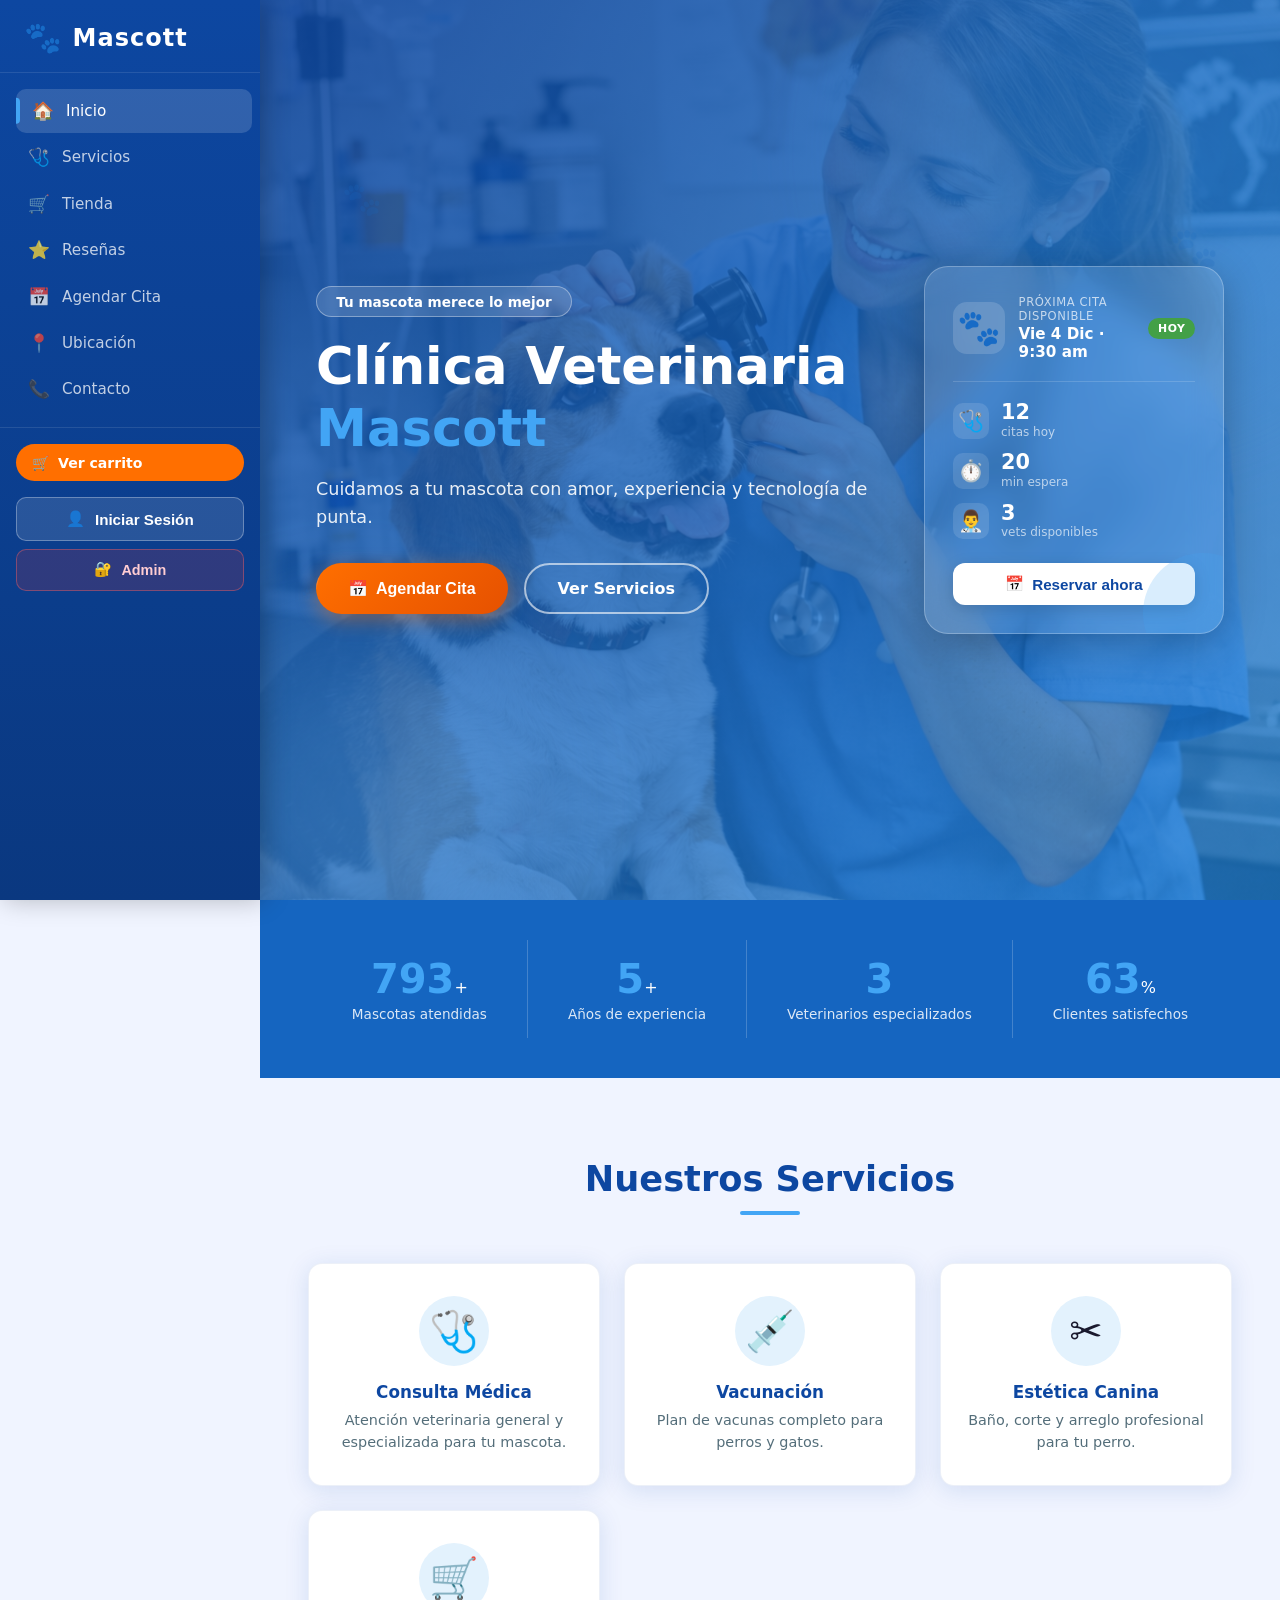
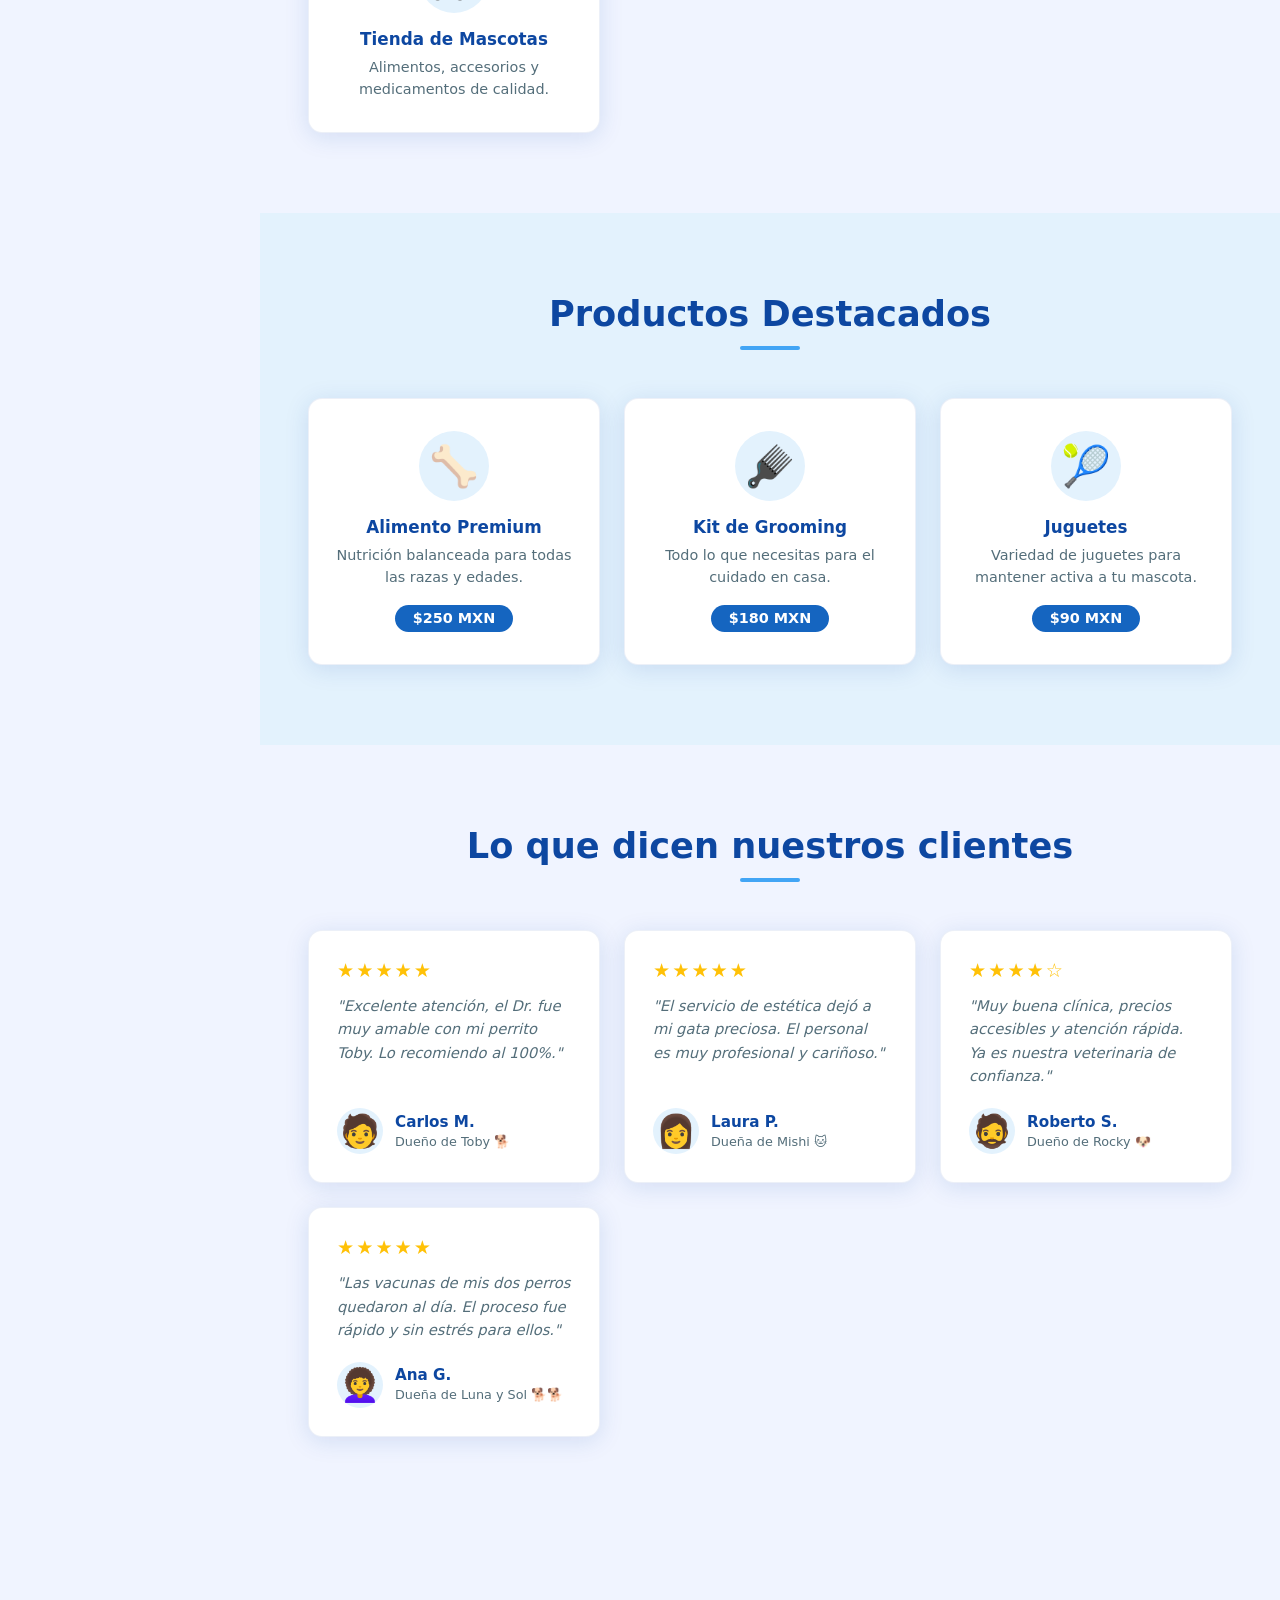
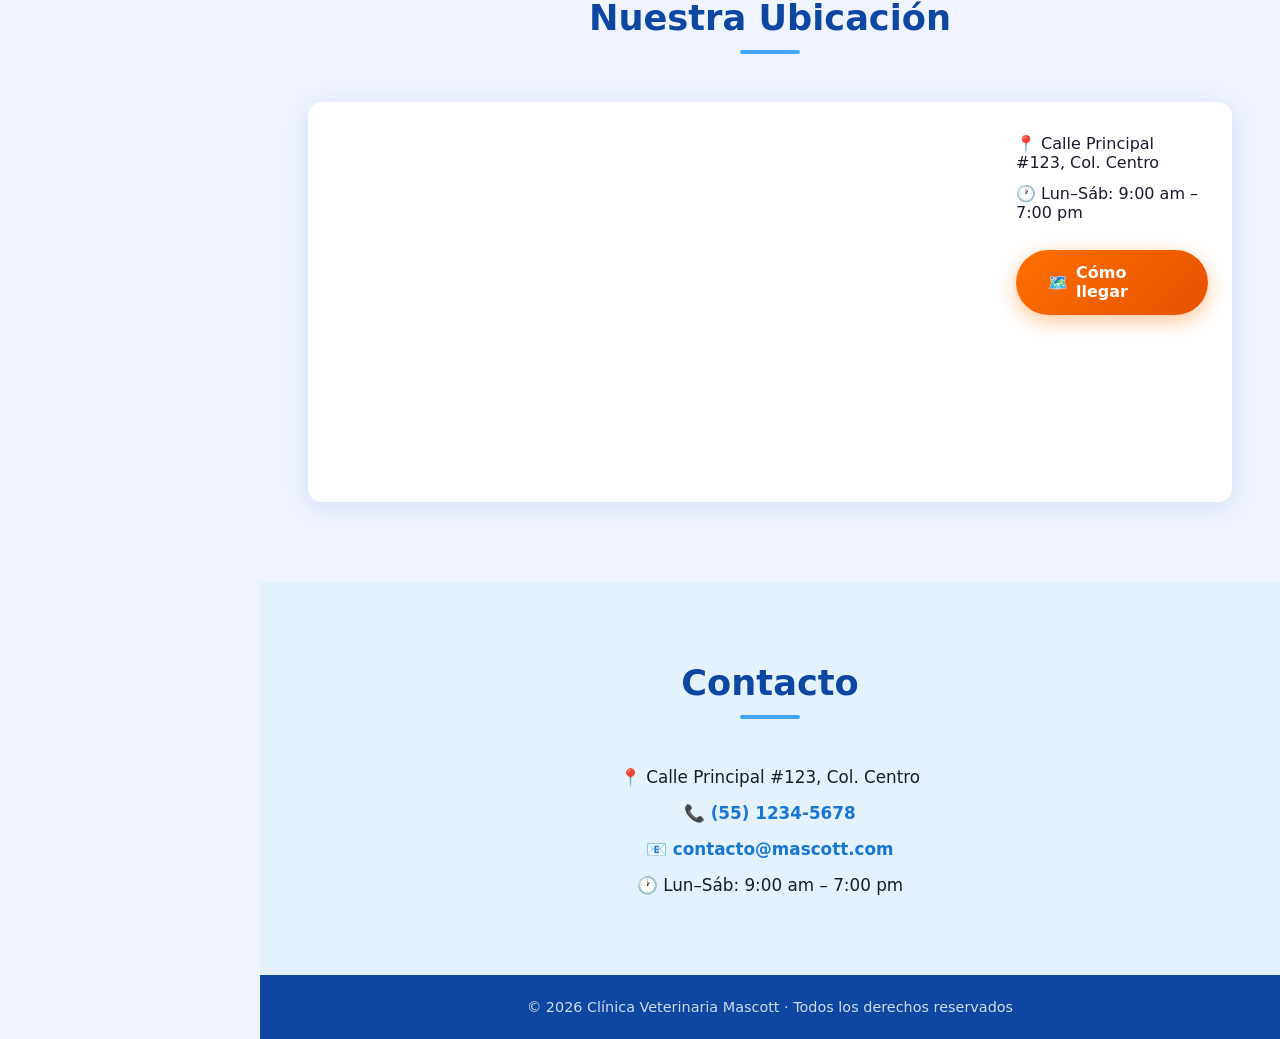
<file: Documents/tranbajo/veterinaria/index.html>
<!DOCTYPE html>
<html lang="es">
<head>
  <meta charset="UTF-8" />
  <meta name="viewport" content="width=device-width, initial-scale=1.0"/>
  <title>Clínica Veterinaria Mascott</title>
  <meta name="description" content="Clínica Veterinaria Mascott – Consultas, vacunación, estética canina y tienda de mascotas." />
  <link rel="stylesheet" href="style.css" />
</head>
<body>

  <a href="#main-content" class="skip-link">Saltar al contenido principal</a>

  <!-- OVERLAY sidebar móvil -->
  <div class="sidebar-overlay" id="sidebarOverlay" aria-hidden="true"></div>

  <!-- SIDEBAR -->
  <aside class="sidebar" id="sidebar" role="navigation" aria-label="Menú lateral">
    <div class="sidebar-header">
      <a href="#inicio" class="logo" aria-label="Clínica Veterinaria Mascott">
        <span aria-hidden="true">🐾</span>
        <span>Mascott</span>
      </a>
    </div>

    <nav>
      <ul class="sidebar-links" role="list">
        <li><a href="#inicio"    class="sidebar-link active"><span aria-hidden="true">🏠</span> Inicio</a></li>
        <li><a href="#servicios" class="sidebar-link"><span aria-hidden="true">🩺</span> Servicios</a></li>
        <li><a href="tienda.html" class="sidebar-link"><span aria-hidden="true">🛒</span> Tienda</a></li>
        <li><a href="#resenas"   class="sidebar-link"><span aria-hidden="true">⭐</span> Reseñas</a></li>
        <li>
          <button class="sidebar-link sidebar-link-btn" id="btnCitaSidebar" aria-haspopup="dialog">
            <span aria-hidden="true">📅</span> Agendar Cita
          </button>
        </li>
        <li><a href="#ubicacion" class="sidebar-link"><span aria-hidden="true">📍</span> Ubicación</a></li>
        <li><a href="#contacto"  class="sidebar-link"><span aria-hidden="true">📞</span> Contacto</a></li>
      </ul>
    </nav>
    
    <div class="sidebar-footer">
      <a href="tienda.html" class="btn-carrito-sidebar">
        <span aria-hidden="true">🛒</span> Ver carrito
      </a>
      <button class="btn-login" id="btnLogin" aria-haspopup="dialog">
        <span aria-hidden="true">👤</span> Iniciar Sesión
      </button>
      <button class="btn-admin" id="btnAdmin" aria-haspopup="dialog">
        <span aria-hidden="true">🔐</span> Admin
      </button>
    </div>
  </aside>

  <!-- TOPBAR móvil -->
  <header class="topbar" role="banner">
    <button class="menu-toggle" id="menuToggle"
      aria-controls="sidebar"
      aria-expanded="false"
      aria-label="Abrir menú">
      <span class="hamburger" aria-hidden="true"></span>
    </button>
    <a href="#inicio" class="logo topbar-logo" aria-label="Mascott inicio">
      <span aria-hidden="true">🐾</span> Mascott
    </a>
    <button class="btn-login-top" id="btnLoginTop" aria-haspopup="dialog">
      <span aria-hidden="true">👤</span>
    </button>
    <a href="tienda.html" class="btn-carrito-top" aria-label="Ir al carrito">
      🛒
    </a>
  </header>

  <!-- MAIN -->
  <main class="main-content" id="main-content">

    <!-- HERO -->
    <section class="hero" id="inicio" aria-label="Bienvenida">
      <div class="hero-overlay" aria-hidden="true"></div>
      <div class="hero-bg-img" aria-hidden="true"></div>
      <div class="blob blob1" aria-hidden="true"></div>
      <div class="blob blob2" aria-hidden="true"></div>
      <div class="paw-float" aria-hidden="true">🐾</div>
      <div class="paw-float paw2" aria-hidden="true">🐾</div>
      <div class="paw-float paw3" aria-hidden="true">🐾</div>

      <div class="hero-content">
        <span class="hero-badge">Tu mascota merece lo mejor</span>
        <h1>Clínica Veterinaria<br><strong>Mascott</strong></h1>
        <p>Cuidamos a tu mascota con amor, experiencia y tecnología de punta.</p>
        <div class="hero-btns">
          <button class="btn-cita" id="btnCitaHero" aria-haspopup="dialog">
            <span aria-hidden="true">📅</span> Agendar Cita
          </button>
          <a href="#servicios" class="btn-outline">Ver Servicios</a>
        </div>
      </div>

      <div class="hero-card" aria-label="Información de disponibilidad">
        <div class="hcard-top">
          <span class="hcard-icon" aria-hidden="true">🐾</span>
          <div>
            <p class="hcard-label">Próxima cita disponible</p>
            <p class="hcard-date" id="heroFecha">Cargando...</p>
          </div>
          <span class="hcard-badge">HOY</span>
        </div>

        <div class="hcard-divider" aria-hidden="true"></div>

        <ul class="hcard-stats" role="list">
          <li>
            <span class="hcard-stat-icon" aria-hidden="true">🩺</span>
            <div>
              <span class="hcard-stat-val" data-target="12">0</span>
              <span class="hcard-stat-unit">citas hoy</span>
            </div>
          </li>
          <li>
            <span class="hcard-stat-icon" aria-hidden="true">⏱️</span>
            <div>
              <span class="hcard-stat-val" data-target="20">0</span>
              <span class="hcard-stat-unit">min espera</span>
            </div>
          </li>
          <li>
            <span class="hcard-stat-icon" aria-hidden="true">👨‍⚕️</span>
            <div>
              <span class="hcard-stat-val" data-target="3">0</span>
              <span class="hcard-stat-unit">vets disponibles</span>
            </div>
          </li>
        </ul>

        <button class="hcard-btn" id="btnCitaCard" aria-haspopup="dialog">
          <span aria-hidden="true">📅</span> Reservar ahora
        </button>

        <div class="hcard-pulse" aria-hidden="true"></div>
      </div>

    </section>

    <!-- STATS -->
    <section class="stats" aria-label="Estadísticas de la clínica">
      <div class="stat reveal"><span class="stat-num" data-target="1200">0</span><span>+</span><p>Mascotas atendidas</p></div>
      <div class="stat reveal"><span class="stat-num" data-target="8">0</span><span>+</span><p>Años de experiencia</p></div>
      <div class="stat reveal"><span class="stat-num" data-target="5">0</span><span></span><p>Veterinarios especializados</p></div>
      <div class="stat reveal"><span class="stat-num" data-target="98">0</span><span>%</span><p>Clientes satisfechos</p></div>
    </section>

    <!-- SERVICIOS -->
    <section class="section" id="servicios" aria-labelledby="tit-servicios">
      <h2 class="section-title reveal" id="tit-servicios">Nuestros Servicios</h2>
      <div class="cards" role="list">
        <article class="card reveal" role="listitem">
          <div class="card-icon-wrap" aria-hidden="true">🩺</div>
          <h3>Consulta Médica</h3>
          <p>Atención veterinaria general y especializada para tu mascota.</p>
        </article>
        <article class="card reveal" role="listitem">
          <div class="card-icon-wrap" aria-hidden="true">💉</div>
          <h3>Vacunación</h3>
          <p>Plan de vacunas completo para perros y gatos.</p>
        </article>
        <article class="card reveal" role="listitem">
          <div class="card-icon-wrap" aria-hidden="true">✂️</div>
          <h3>Estética Canina</h3>
          <p>Baño, corte y arreglo profesional para tu perro.</p>
        </article>
        <article class="card reveal" role="listitem">
          <div class="card-icon-wrap" aria-hidden="true">🛒</div>
          <h3>Tienda de Mascotas</h3>
          <p>Alimentos, accesorios y medicamentos de calidad.</p>
        </article>
      </div>
    </section>

    <!-- PRODUCTOS -->
    <section class="section section-alt" id="productos" aria-labelledby="tit-productos">
      <h2 class="section-title reveal" id="tit-productos">Productos Destacados</h2>
      <div class="cards" role="list">
        <article class="card reveal" role="listitem">
          <div class="card-icon-wrap" aria-hidden="true">🦴</div>
          <h3>Alimento Premium</h3>
          <p>Nutrición balanceada para todas las razas y edades.</p>
          <span class="price" aria-label="Precio 250 pesos">$250 MXN</span>
        </article>
        <article class="card reveal" role="listitem">
          <div class="card-icon-wrap" aria-hidden="true">🪮</div>
          <h3>Kit de Grooming</h3>
          <p>Todo lo que necesitas para el cuidado en casa.</p>
          <span class="price" aria-label="Precio 180 pesos">$180 MXN</span>
        </article>
        <article class="card reveal" role="listitem">
          <div class="card-icon-wrap" aria-hidden="true">🎾</div>
          <h3>Juguetes</h3>
          <p>Variedad de juguetes para mantener activa a tu mascota.</p>
          <span class="price" aria-label="Precio 90 pesos">$90 MXN</span>
        </article>
      </div>
    </section>

    <!-- RESEÑAS -->
    <section class="section" id="resenas" aria-labelledby="tit-resenas">
      <h2 class="section-title reveal" id="tit-resenas">Lo que dicen nuestros clientes</h2>
      <div class="reviews-grid">
        <article class="review-card reveal" aria-label="Reseña de cliente">
          <div class="stars" aria-label="5 estrellas">★★★★★</div>
          <p>"Excelente atención, el Dr. fue muy amable con mi perrito Toby. Lo recomiendo al 100%."</p>
          <div class="reviewer">
            <div class="reviewer-avatar" aria-hidden="true">🧑</div>
            <div>
              <strong>Carlos M.</strong>
              <span>Dueño de Toby 🐕</span>
            </div>
          </div>
        </article>
        <article class="review-card reveal" aria-label="Reseña de cliente">
          <div class="stars" aria-label="5 estrellas">★★★★★</div>
          <p>"El servicio de estética dejó a mi gata preciosa. El personal es muy profesional y cariñoso."</p>
          <div class="reviewer">
            <div class="reviewer-avatar" aria-hidden="true">👩</div>
            <div>
              <strong>Laura P.</strong>
              <span>Dueña de Mishi 🐱</span>
            </div>
          </div>
        </article>
        <article class="review-card reveal" aria-label="Reseña de cliente">
          <div class="stars" aria-label="4 estrellas">★★★★☆</div>
          <p>"Muy buena clínica, precios accesibles y atención rápida. Ya es nuestra veterinaria de confianza."</p>
          <div class="reviewer">
            <div class="reviewer-avatar" aria-hidden="true">🧔</div>
            <div>
              <strong>Roberto S.</strong>
              <span>Dueño de Rocky 🐶</span>
            </div>
          </div>
        </article>
        <article class="review-card reveal" aria-label="Reseña de cliente">
          <div class="stars" aria-label="5 estrellas">★★★★★</div>
          <p>"Las vacunas de mis dos perros quedaron al día. El proceso fue rápido y sin estrés para ellos."</p>
          <div class="reviewer">
            <div class="reviewer-avatar" aria-hidden="true">👩‍🦱</div>
            <div>
              <strong>Ana G.</strong>
              <span>Dueña de Luna y Sol 🐕🐕</span>
            </div>
          </div>
        </article>
      </div>
    </section>

    <!-- MAPA -->
    <section class="section" id="ubicacion" aria-labelledby="tit-ubicacion">
      <h2 class="section-title reveal" id="tit-ubicacion">Nuestra Ubicación</h2>
      <div class="map-wrapper reveal">
        <iframe
          title="Ubicación Clínica Veterinaria Mascott"
          src="https://www.google.com/maps/embed?pb=!1m18!1m12!1m3!1d3762.661!2d-99.1332!3d19.4326!2m3!1f0!2f0!3f0!3m2!1i1024!2i768!4f13.1!3m3!1m2!1s0x0%3A0x0!2zMTnCsDI1JzU3LjQiTiA5OcKwMDcnNTkuNSJX!5e0!3m2!1ses!2smx!4v1234567890"
          width="100%" height="400" style="border:0;" allowfullscreen=""
          loading="lazy" referrerpolicy="no-referrer-when-downgrade">
        </iframe>
        <div class="map-info">
          <p><span aria-hidden="true">📍</span> Calle Principal #123, Col. Centro</p>
          <p><span aria-hidden="true">🕐</span> Lun–Sáb: 9:00 am – 7:00 pm</p>
          <a href="https://maps.google.com" target="_blank" rel="noopener noreferrer"
            class="btn-cita" style="margin-top:1rem; display:inline-flex;">
            <span aria-hidden="true">🗺️</span> Cómo llegar
          </a>
        </div>
      </div>
    </section>

    <!-- CONTACTO -->
    <section class="section section-alt" id="contacto" aria-labelledby="tit-contacto">
      <h2 class="section-title reveal" id="tit-contacto">Contacto</h2>
      <ul class="contacto-info reveal" role="list">
        <li><span aria-hidden="true">📍</span> Calle Principal #123, Col. Centro</li>
        <li><span aria-hidden="true">📞</span> <a href="tel:+525512345678">(55) 1234-5678</a></li>
        <li><span aria-hidden="true">📧</span> <a href="mailto:contacto@mascott.com">contacto@mascott.com</a></li>
        <li><span aria-hidden="true">🕐</span> Lun–Sáb: 9:00 am – 7:00 pm</li>
      </ul>
    </section>

    <footer class="footer" role="contentinfo">
      <p>© 2026 Clínica Veterinaria Mascott · Todos los derechos reservados</p>
    </footer>

  </main>

  <!-- MODAL LOGIN -->
  <div class="modal-overlay" id="modalOverlay" role="dialog" aria-modal="true"
    aria-labelledby="modal-title" aria-hidden="true">
    <div class="modal">
      <button class="modal-close" id="modalClose" aria-label="Cerrar modal">✕</button>
      <div class="modal-header">
        <span aria-hidden="true">🐾</span>
        <h2 id="modal-title">Iniciar Sesión</h2>
        <p>Accede a tu cuenta Mascott</p>
      </div>
      <form class="modal-form" id="loginForm" novalidate aria-label="Formulario de inicio de sesión">
        <div class="form-group">
          <label for="login-email">Correo electrónico</label>
          <input type="email" id="login-email" name="email" placeholder="correo@ejemplo.com"
            required aria-required="true" autocomplete="email" />
        </div>
        <div class="form-group">
          <label for="login-pass">Contraseña</label>
          <div class="pass-wrap">
            <input type="password" id="login-pass" name="password" placeholder="••••••••"
              required aria-required="true" autocomplete="current-password" />
            <button type="button" class="toggle-pass" id="togglePass" aria-label="Mostrar contraseña">👁</button>
          </div>
        </div>
        <button type="submit" class="btn-cita" style="width:100%; justify-content:center;">
          Entrar
        </button>
        <p class="modal-footer-text">
          ¿No tienes cuenta? <a href="#" id="linkRegister">Regístrate</a>
        </p>
      </form>
    </div>
  </div>

  <!-- MODAL CITAS -->
  <div class="modal-overlay" id="modalCita" role="dialog" aria-modal="true"
    aria-labelledby="cita-title" aria-hidden="true">
    <div class="modal modal-wide">
      <button class="modal-close" id="citaClose" aria-label="Cerrar modal de cita">✕</button>
      <div class="modal-header">
        <span aria-hidden="true">📅</span>
        <h2 id="cita-title">Agendar Cita</h2>
        <p>Elige fecha, hora y servicio</p>
      </div>
      <form class="modal-form" id="formCita" novalidate aria-label="Formulario para agendar cita">

        <div class="form-row-2">
          <div class="form-group">
            <label for="c-nombre">Tu nombre</label>
            <input type="text" id="c-nombre" placeholder="Ej. María García"
              required aria-required="true" autocomplete="name" />
            <span class="field-error" id="err-nombre" role="alert" aria-live="polite"></span>
          </div>
          <div class="form-group">
            <label for="c-mascota">Nombre de tu mascota</label>
            <input type="text" id="c-mascota" placeholder="Ej. Firulais" required aria-required="true" />
            <span class="field-error" id="err-mascota" role="alert" aria-live="polite"></span>
          </div>
        </div>

        <div class="form-group">
          <label for="c-servicio">Servicio</label>
          <select id="c-servicio" required aria-required="true">
            <option value="">Selecciona un servicio</option>
            <optgroup label="🩺 Consultas">
              <option value="consulta-general">🩺 Consulta General</option>
              <option value="consulta-especializada">🔬 Consulta Especializada</option>
            </optgroup>
            <optgroup label="💉 Prevención">
              <option value="vacuna">💉 Vacunación</option>
              <option value="desparasitacion">🪱 Desparasitación</option>
            </optgroup>
            <optgroup label="✂️ Estética">
              <option value="estetica">✂️ Estética Canina</option>
              <option value="bano">🛁 Baño y Secado</option>
            </optgroup>
            <optgroup label="🔬 Diagnóstico">
              <option value="radiografia">🩻 Radiografía</option>
              <option value="ecografia">📡 Ecografía</option>
              <option value="laboratorio">🧪 Análisis de Laboratorio</option>
            </optgroup>
            <optgroup label="🏥 Cirugías y Operaciones">
              <option value="esterilizacion">✂️ Esterilización / Castración</option>
              <option value="cirugia-general">🏥 Cirugía General</option>
              <option value="cirugia-ortopedica">🦴 Cirugía Ortopédica</option>
              <option value="cirugia-dental">🦷 Cirugía Dental</option>
              <option value="cirugia-ojos">👁️ Cirugía de Ojos</option>
              <option value="cirugia-tumor">🔪 Extirpación de Tumor</option>
              <option value="cesarea">🐣 Cesárea</option>
            </optgroup>
            <optgroup label="🚑 Urgencias">
              <option value="urgencia">🚨 Urgencia / Emergencia</option>
              <option value="hospitalizacion">🏨 Hospitalización</option>
            </optgroup>
            <option value="otro">📋 Otro</option>
          </select>
          <span class="field-error" id="err-servicio" role="alert" aria-live="polite"></span>
        </div>

        <!-- FECHAS DISPONIBLES -->
        <div class="form-group">
          <label>Fecha disponible</label>
          <div class="fechas-grid" id="fechasGrid" role="group" aria-label="Selecciona una fecha disponible"></div>
          <span class="field-error" id="err-fecha" role="alert" aria-live="polite"></span>
        </div>

        <!-- HORARIOS -->
        <div class="form-group" id="horariosWrap" style="display:none">
          <label>Horario disponible</label>
          <div class="horarios-grid" id="horariosGrid" role="group" aria-label="Selecciona un horario"></div>
          <span class="field-error" id="err-hora" role="alert" aria-live="polite"></span>
        </div>

        <button type="submit" class="btn-cita" style="width:100%; justify-content:center; margin-top:.5rem;">
          <span aria-hidden="true">✅</span> Confirmar Cita
        </button>
      </form>
      <div class="form-msg" id="formMsg" role="status" aria-live="polite"></div>
    </div>
  </div>

  <!-- MODAL ADMIN -->
  <div class="modal-overlay" id="modalAdmin" role="dialog" aria-modal="true"
    aria-labelledby="admin-title" aria-hidden="true">
    <div class="modal modal-admin">
      <button class="modal-close" id="adminClose" aria-label="Cerrar modal admin">✕</button>
      <div class="modal-header modal-header-admin">
        <span aria-hidden="true">🔐</span>
        <h2 id="admin-title">Panel Administrador</h2>
        <p>Acceso exclusivo para personal Mascott</p>
      </div>
      <form class="modal-form" id="adminForm" novalidate aria-label="Formulario de acceso administrador">
        <div class="form-group">
          <label for="admin-user">Usuario</label>
          <input type="text" id="admin-user" placeholder="admin" required aria-required="true" autocomplete="username" />
        </div>
        <div class="form-group">
          <label for="admin-pass">Contraseña</label>
          <div class="pass-wrap">
            <input type="password" id="admin-pass" placeholder="••••••••"
              required aria-required="true" autocomplete="current-password" />
            <button type="button" class="toggle-pass" id="toggleAdminPass" aria-label="Mostrar contraseña">👁</button>
          </div>
        </div>
        <button type="submit" class="btn-admin-submit">
          <span aria-hidden="true">🔓</span> Acceder al Panel
        </button>
        <p class="modal-footer-text" style="text-align:center; margin-top:.5rem;">
          Acceso restringido · Solo personal autorizado
        </p>
      </form>
    </div>
  </div>

  <script src="script.js"></script>
</body>
</html>
</file>
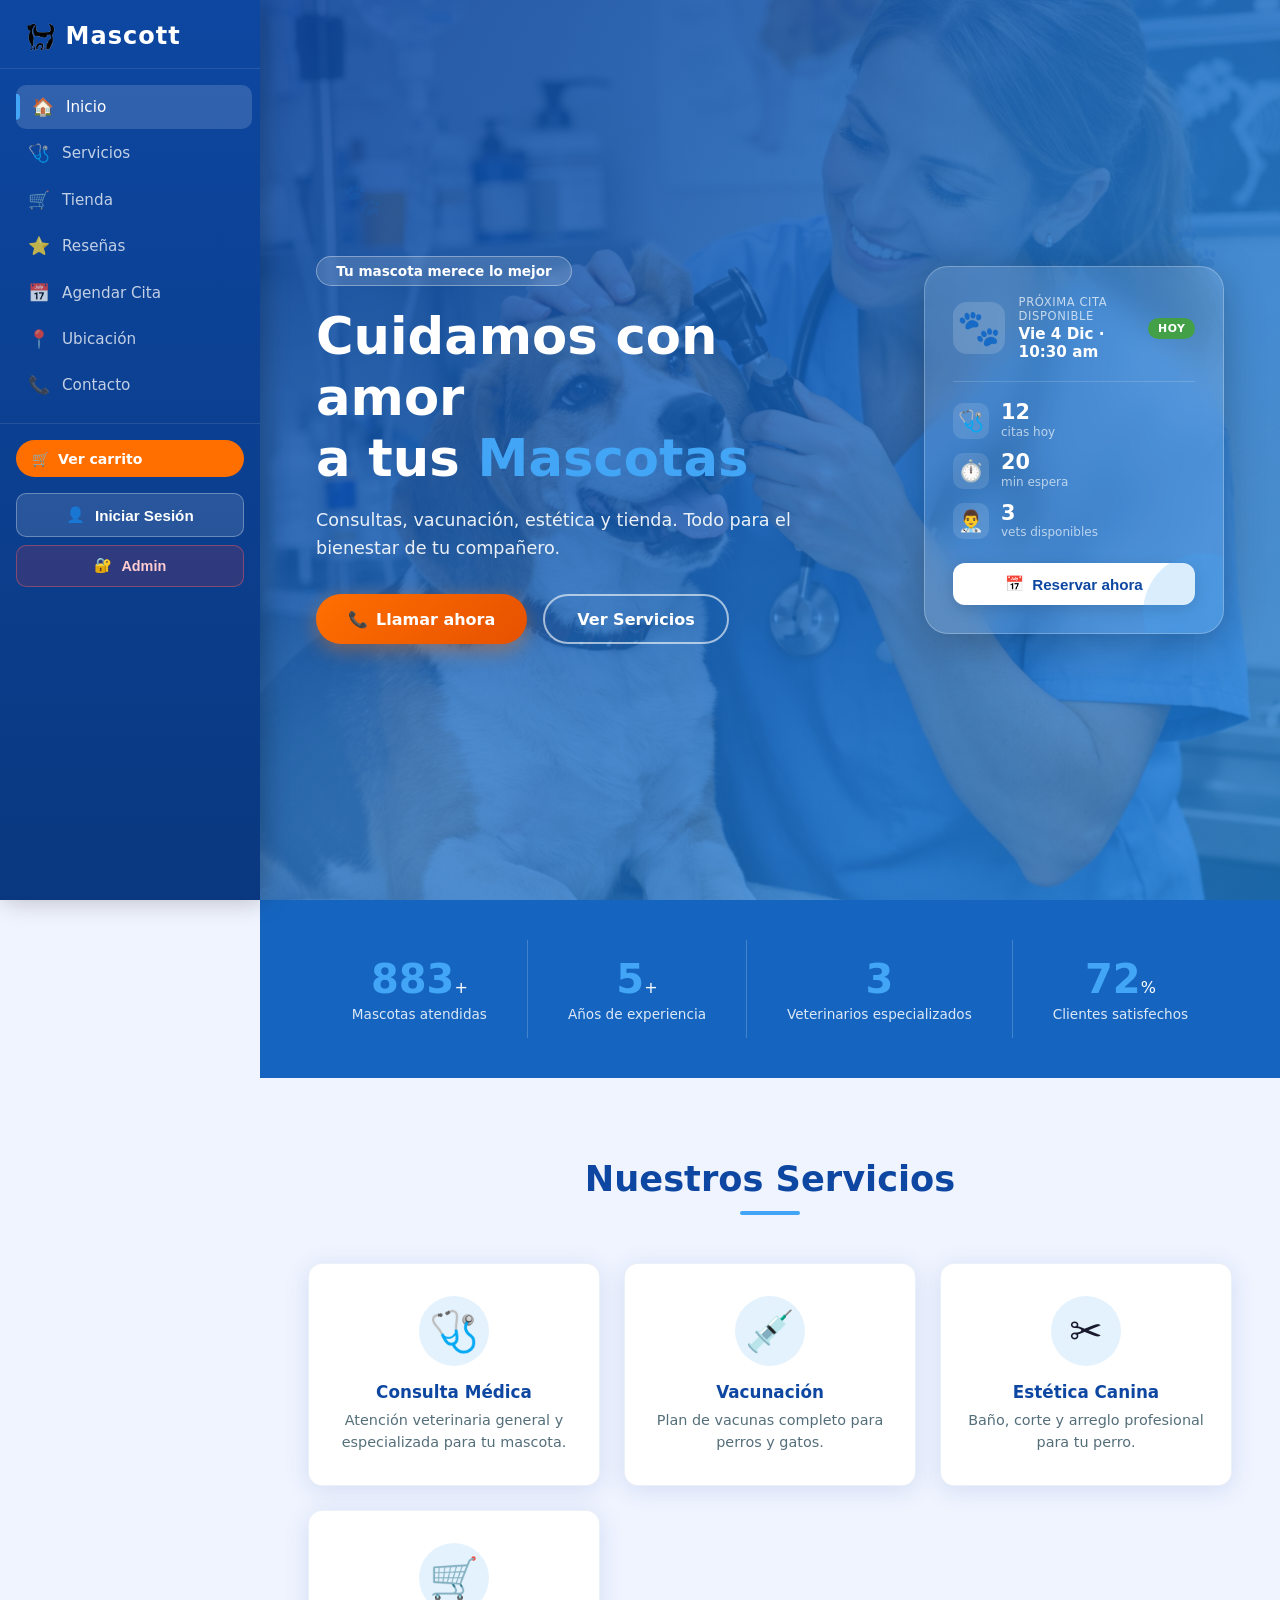
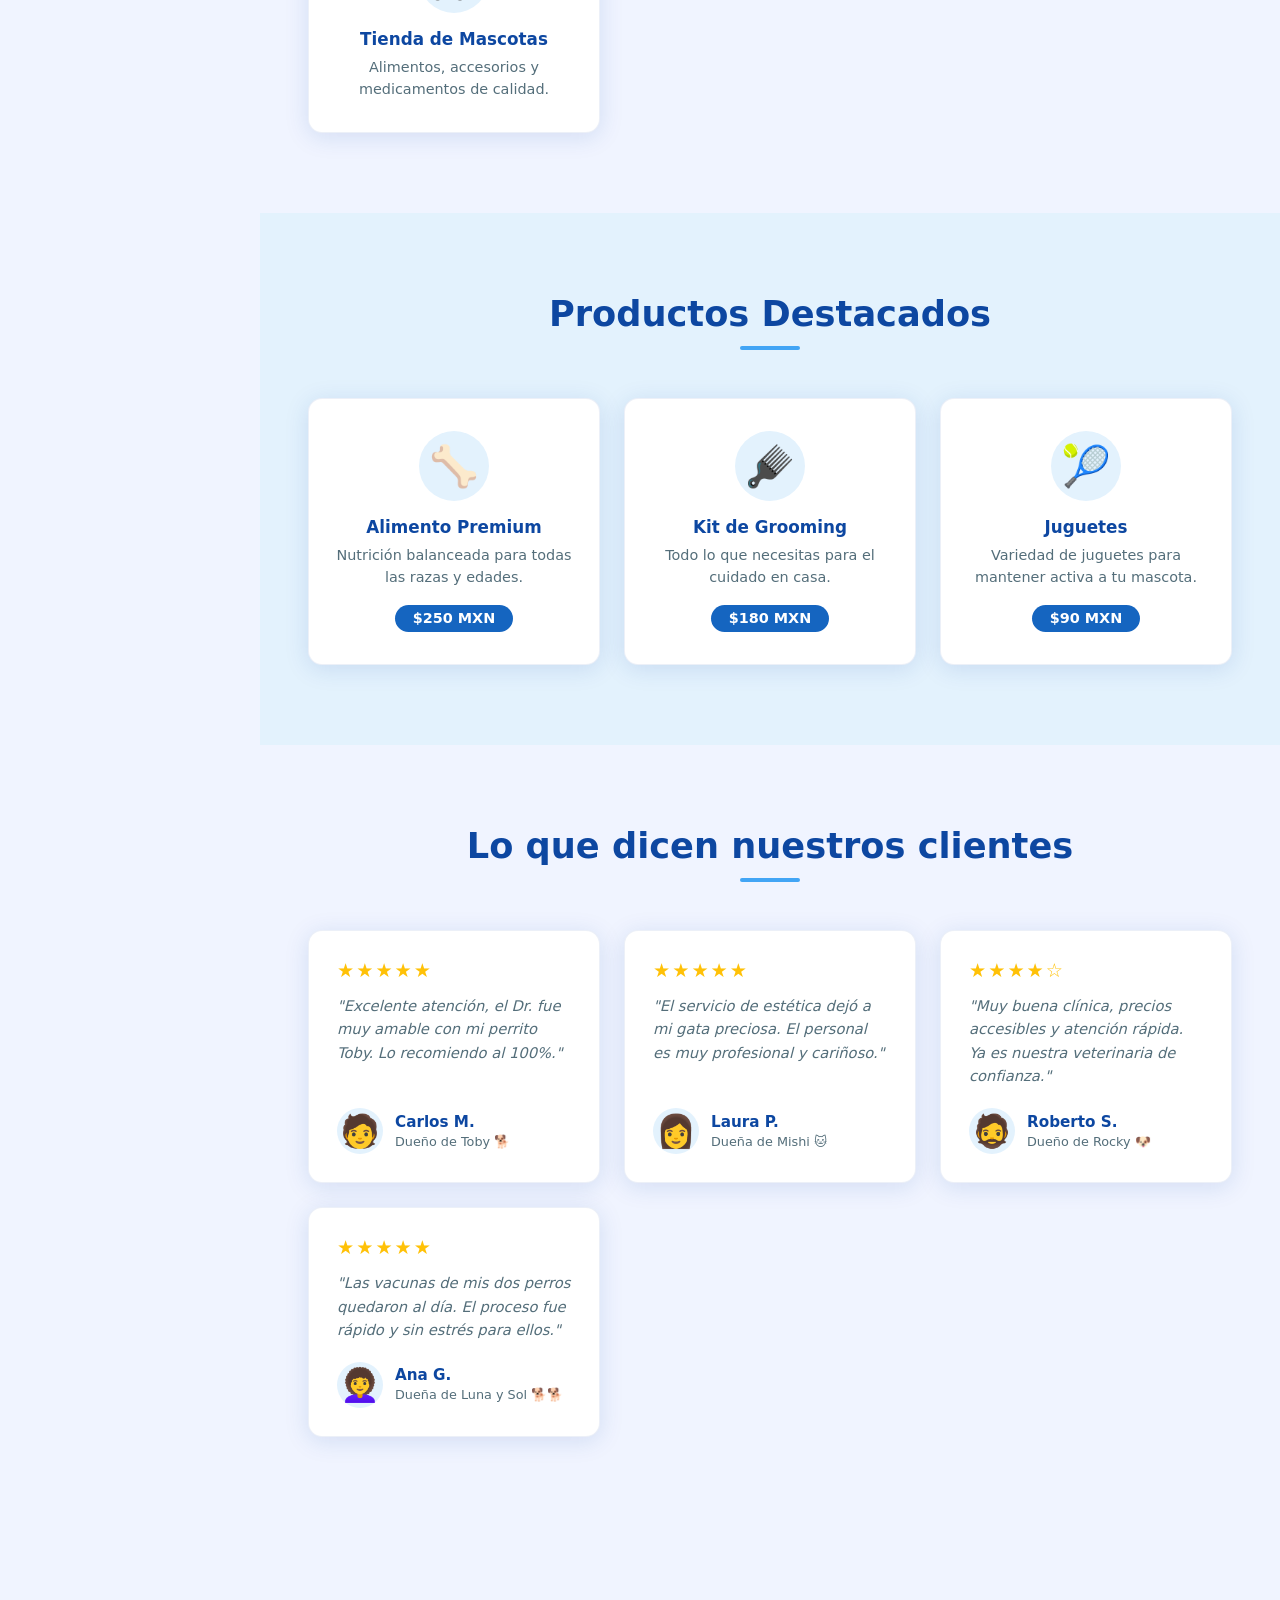
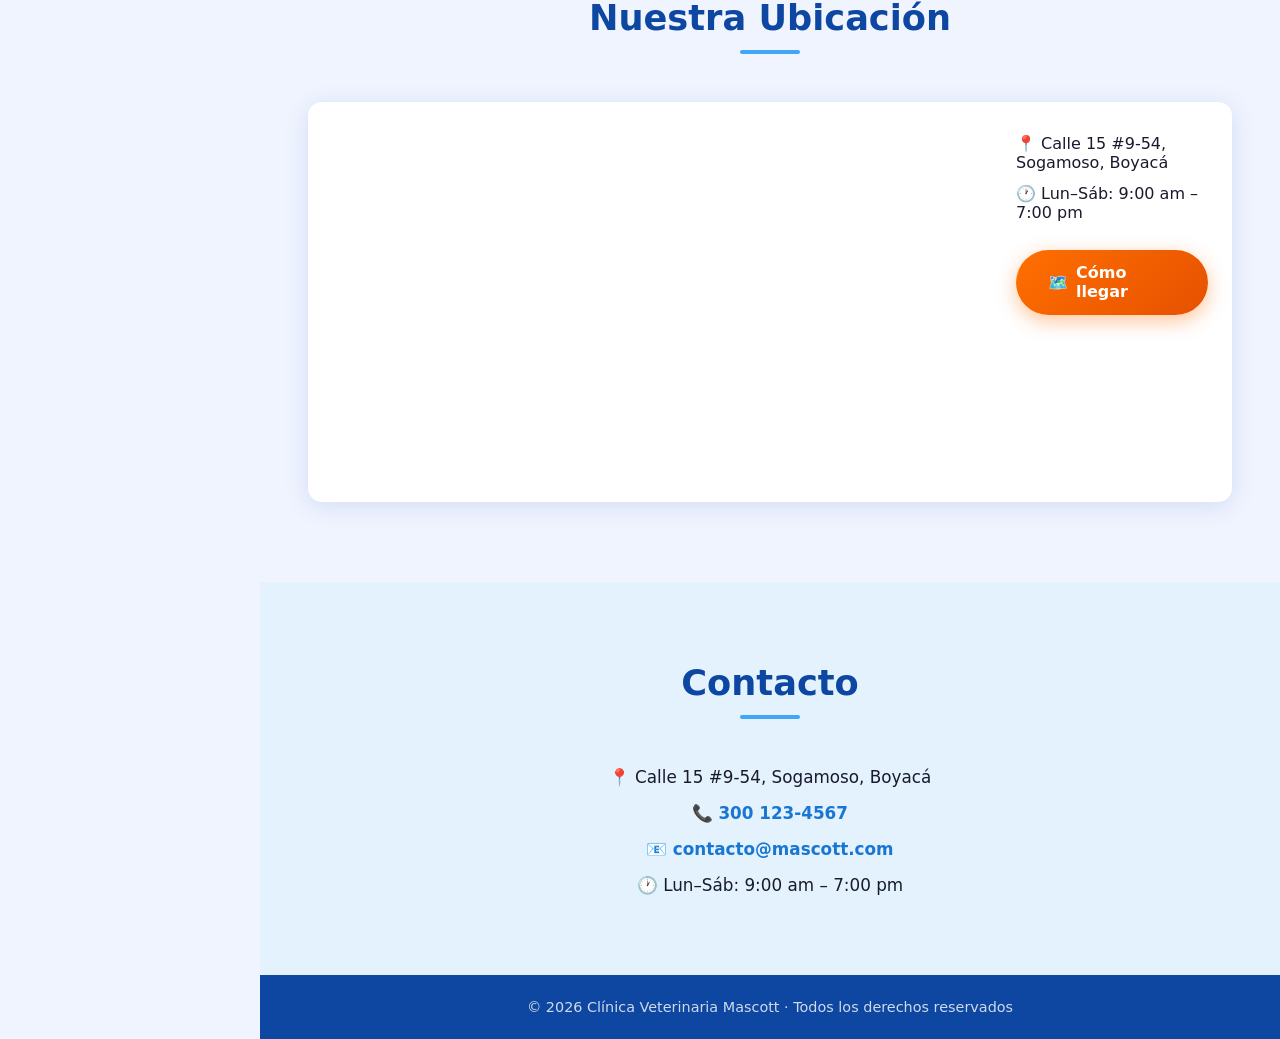
<file: Documents/tranbajo/veterinaria/POYECTO-MASCOTT/index.html>
<!DOCTYPE html>
<html lang="es">
<head>
  <meta charset="UTF-8" />
  <meta name="viewport" content="width=device-width, initial-scale=1.0"/>
  <title>Clínica Veterinaria Mascott</title>
  <meta name="description" content="Clínica Veterinaria Mascott – Consultas, vacunación, estética canina y tienda de mascotas." />
  <link rel="stylesheet" href="../style.css" />
  <link rel="icon" href="../logoo.png"/>
  <style>
    #splash {
      position:fixed; inset:0; background:linear-gradient(135deg,#0d47a1,#1976d2);
      display:flex; flex-direction:column; align-items:center; justify-content:center;
      z-index:9999; transition:opacity .6s ease, visibility .6s ease;
    }
    #splash.hide { opacity:0; visibility:hidden; }
    .splash-logo {
      width:90px; height:90px; object-fit:contain;
      animation:splashBounce .8s ease-in-out infinite alternate;
    }
    .splash-title {
      color:#fff; font-size:2.2rem; font-weight:800; margin-top:1rem;
      letter-spacing:2px; opacity:0; animation:splashFadeIn .6s ease .4s forwards;
    }
    .splash-sub {
      color:rgba(255,255,255,.7); font-size:.95rem; margin-top:.4rem;
      opacity:0; animation:splashFadeIn .6s ease .7s forwards;
    }
    .splash-bar {
      width:160px; height:4px; background:rgba(255,255,255,.2);
      border-radius:4px; margin-top:2rem; overflow:hidden;
      opacity:0; animation:splashFadeIn .4s ease .9s forwards;
    }
    .splash-bar-fill {
      height:100%; background:#fff; border-radius:4px;
      animation:splashLoad 1.4s ease 1s forwards;
      width:0;
    }
    @keyframes splashBounce { from{transform:translateY(0) scale(1)} to{transform:translateY(-16px) scale(1.1)} }
    @keyframes splashFadeIn { from{opacity:0;transform:translateY(10px)} to{opacity:1;transform:translateY(0)} }
    @keyframes splashLoad   { from{width:0} to{width:100%} }
  </style>
</head>
<body>

  <!-- SPLASH DE BIENVENIDA -->
  <div id="splash">
    <img src="../logoo.png" alt="Logo Mascott" class="splash-logo"/>
    <p class="splash-title">Mascott</p>
    <p class="splash-sub">Clínica Veterinaria</p>
    <div class="splash-bar"><div class="splash-bar-fill"></div></div>
  </div>

  <script>
    window.addEventListener('load', function() {
      setTimeout(function() {
        document.getElementById('splash').classList.add('hide');
      }, 2400);
    });
  </script>

  <a href="#main-content" class="skip-link">Saltar al contenido principal</a>

  <!-- OVERLAY sidebar móvil -->
  <div class="sidebar-overlay" id="sidebarOverlay" aria-hidden="true"></div>

  <!-- SIDEBAR -->
  <aside class="sidebar" id="sidebar" role="navigation" aria-label="Menú lateral">
    <div class="sidebar-header">
      <a href="#inicio" class="logo" aria-label="Clínica Veterinaria Mascott">
        <img src="../logoo.png" alt="Mascott" style="width:32px;height:32px;object-fit:contain;"/>
        <span>Mascott</span>
      </a>
    </div>

    <nav>
      <ul class="sidebar-links" role="list">
        <li><a href="#inicio"    class="sidebar-link active"><span aria-hidden="true">🏠</span> Inicio</a></li>
        <li><a href="#servicios" class="sidebar-link"><span aria-hidden="true">🩺</span> Servicios</a></li>
        <li><a href="../tienda.html" class="sidebar-link"><span aria-hidden="true">🛒</span> Tienda</a></li>
        <li><a href="#resenas"   class="sidebar-link"><span aria-hidden="true">⭐</span> Reseñas</a></li>
        <li>
          <button class="sidebar-link sidebar-link-btn" id="btnCitaSidebar" aria-haspopup="dialog">
            <span aria-hidden="true">📅</span> Agendar Cita
          </button>
        </li>
        <li><a href="#ubicacion" class="sidebar-link"><span aria-hidden="true">📍</span> Ubicación</a></li>
        <li><a href="#contacto"  class="sidebar-link"><span aria-hidden="true">📞</span> Contacto</a></li>
      </ul>
    </nav>
    
    <div class="sidebar-footer">
      <a href="../tienda.html" class="btn-carrito-sidebar">
        <span aria-hidden="true">🛒</span> Ver carrito
      </a>
      <button class="btn-login" id="btnLogin" aria-haspopup="dialog">
        <span aria-hidden="true">👤</span> Iniciar Sesión
      </button>
      <button class="btn-admin" id="btnAdmin" aria-haspopup="dialog">
        <span aria-hidden="true">🔐</span> Admin
      </button>
    </div>
  </aside>

  <!-- TOPBAR móvil -->
  <header class="topbar" role="banner">
    <button class="menu-toggle" id="menuToggle"
      aria-controls="sidebar"
      aria-expanded="false"
      aria-label="Abrir menú">
      <span class="hamburger" aria-hidden="true"></span>
    </button>
    <a href="#inicio" class="logo topbar-logo" aria-label="Mascott inicio">
      <img src="../logoo.png" alt="Mascott" style="width:28px;height:28px;object-fit:contain;"/> Mascott
    </a>
    <button class="btn-login-top" id="btnLoginTop" aria-haspopup="dialog">
      <span aria-hidden="true">👤</span>
    </button>
    <a href="../tienda.html" class="btn-carrito-top" aria-label="Ir al carrito">
      🛒
    </a>
  </header>

  <!-- MAIN -->
  <main class="main-content" id="main-content">

    <!-- HERO -->
    <section class="hero" id="inicio" aria-label="Bienvenida">
      <div class="hero-overlay" aria-hidden="true"></div>
      <div class="hero-bg-img" aria-hidden="true"></div>
      <div class="blob blob1" aria-hidden="true"></div>
      <div class="blob blob2" aria-hidden="true"></div>
      <div class="paw-float" aria-hidden="true">🐾</div>
      <div class="paw-float paw2" aria-hidden="true">🐾</div>
      <div class="paw-float paw3" aria-hidden="true">🐾</div>

      <div class="hero-content">
        <span class="hero-badge">Tu mascota merece lo mejor</span>
        <h1>Cuidamos con amor<br>a tus <strong>Mascotas</strong></h1>
        <p>Consultas, vacunación, estética y tienda. Todo para el bienestar de tu compañero.</p>
        <div class="hero-btns">
          <a href="tel:+573001234567" class="btn-cita">
            <span aria-hidden="true">📞</span> Llamar ahora
          </a>
          <a href="#servicios" class="btn-outline">Ver Servicios</a>
        </div>
      </div>

      <div class="hero-card" aria-label="Información de disponibilidad">
        <div class="hcard-top">
          <span class="hcard-icon" aria-hidden="true">🐾</span>
          <div>
            <p class="hcard-label">Próxima cita disponible</p>
            <p class="hcard-date" id="heroFecha">Cargando...</p>
          </div>
          <span class="hcard-badge">HOY</span>
        </div>

        <div class="hcard-divider" aria-hidden="true"></div>

        <ul class="hcard-stats" role="list">
          <li>
            <span class="hcard-stat-icon" aria-hidden="true">🩺</span>
            <div>
              <span class="hcard-stat-val" data-target="12">0</span>
              <span class="hcard-stat-unit">citas hoy</span>
            </div>
          </li>
          <li>
            <span class="hcard-stat-icon" aria-hidden="true">⏱️</span>
            <div>
              <span class="hcard-stat-val" data-target="20">0</span>
              <span class="hcard-stat-unit">min espera</span>
            </div>
          </li>
          <li>
            <span class="hcard-stat-icon" aria-hidden="true">👨‍⚕️</span>
            <div>
              <span class="hcard-stat-val" data-target="3">0</span>
              <span class="hcard-stat-unit">vets disponibles</span>
            </div>
          </li>
        </ul>

        <button class="hcard-btn" id="btnCitaCard" aria-haspopup="dialog">
          <span aria-hidden="true">📅</span> Reservar ahora
        </button>

        <div class="hcard-pulse" aria-hidden="true"></div>
      </div>

    </section>

    <!-- STATS -->
    <section class="stats" aria-label="Estadísticas de la clínica">
      <div class="stat reveal"><span class="stat-num" data-target="1200">0</span><span>+</span><p>Mascotas atendidas</p></div>
      <div class="stat reveal"><span class="stat-num" data-target="8">0</span><span>+</span><p>Años de experiencia</p></div>
      <div class="stat reveal"><span class="stat-num" data-target="5">0</span><span></span><p>Veterinarios especializados</p></div>
      <div class="stat reveal"><span class="stat-num" data-target="98">0</span><span>%</span><p>Clientes satisfechos</p></div>
    </section>

    <!-- SERVICIOS -->
    <section class="section" id="servicios" aria-labelledby="tit-servicios">
      <h2 class="section-title reveal" id="tit-servicios">Nuestros Servicios</h2>
      <div class="cards" role="list">
        <article class="card reveal" role="listitem">
          <div class="card-icon-wrap" aria-hidden="true">🩺</div>
          <h3>Consulta Médica</h3>
          <p>Atención veterinaria general y especializada para tu mascota.</p>
        </article>
        <article class="card reveal" role="listitem">
          <div class="card-icon-wrap" aria-hidden="true">💉</div>
          <h3>Vacunación</h3>
          <p>Plan de vacunas completo para perros y gatos.</p>
        </article>
        <article class="card reveal" role="listitem">
          <div class="card-icon-wrap" aria-hidden="true">✂️</div>
          <h3>Estética Canina</h3>
          <p>Baño, corte y arreglo profesional para tu perro.</p>
        </article>
        <article class="card reveal" role="listitem">
          <div class="card-icon-wrap" aria-hidden="true">🛒</div>
          <h3>Tienda de Mascotas</h3>
          <p>Alimentos, accesorios y medicamentos de calidad.</p>
        </article>
      </div>
    </section>

    <!-- PRODUCTOS -->
    <section class="section section-alt" id="productos" aria-labelledby="tit-productos">
      <h2 class="section-title reveal" id="tit-productos">Productos Destacados</h2>
      <div class="cards" role="list">
        <article class="card reveal" role="listitem">
          <div class="card-icon-wrap" aria-hidden="true">🦴</div>
          <h3>Alimento Premium</h3>
          <p>Nutrición balanceada para todas las razas y edades.</p>
          <span class="price" aria-label="Precio 250 pesos">$250 MXN</span>
        </article>
        <article class="card reveal" role="listitem">
          <div class="card-icon-wrap" aria-hidden="true">🪮</div>
          <h3>Kit de Grooming</h3>
          <p>Todo lo que necesitas para el cuidado en casa.</p>
          <span class="price" aria-label="Precio 180 pesos">$180 MXN</span>
        </article>
        <article class="card reveal" role="listitem">
          <div class="card-icon-wrap" aria-hidden="true">🎾</div>
          <h3>Juguetes</h3>
          <p>Variedad de juguetes para mantener activa a tu mascota.</p>
          <span class="price" aria-label="Precio 90 pesos">$90 MXN</span>
        </article>
      </div>
    </section>

    <!-- RESEÑAS -->
    <section class="section" id="resenas" aria-labelledby="tit-resenas">
      <h2 class="section-title reveal" id="tit-resenas">Lo que dicen nuestros clientes</h2>
      <div class="reviews-grid">
        <article class="review-card reveal" aria-label="Reseña de cliente">
          <div class="stars" aria-label="5 estrellas">★★★★★</div>
          <p>"Excelente atención, el Dr. fue muy amable con mi perrito Toby. Lo recomiendo al 100%."</p>
          <div class="reviewer">
            <div class="reviewer-avatar" aria-hidden="true">🧑</div>
            <div>
              <strong>Carlos M.</strong>
              <span>Dueño de Toby 🐕</span>
            </div>
          </div>
        </article>
        <article class="review-card reveal" aria-label="Reseña de cliente">
          <div class="stars" aria-label="5 estrellas">★★★★★</div>
          <p>"El servicio de estética dejó a mi gata preciosa. El personal es muy profesional y cariñoso."</p>
          <div class="reviewer">
            <div class="reviewer-avatar" aria-hidden="true">👩</div>
            <div>
              <strong>Laura P.</strong>
              <span>Dueña de Mishi 🐱</span>
            </div>
          </div>
        </article>
        <article class="review-card reveal" aria-label="Reseña de cliente">
          <div class="stars" aria-label="4 estrellas">★★★★☆</div>
          <p>"Muy buena clínica, precios accesibles y atención rápida. Ya es nuestra veterinaria de confianza."</p>
          <div class="reviewer">
            <div class="reviewer-avatar" aria-hidden="true">🧔</div>
            <div>
              <strong>Roberto S.</strong>
              <span>Dueño de Rocky 🐶</span>
            </div>
          </div>
        </article>
        <article class="review-card reveal" aria-label="Reseña de cliente">
          <div class="stars" aria-label="5 estrellas">★★★★★</div>
          <p>"Las vacunas de mis dos perros quedaron al día. El proceso fue rápido y sin estrés para ellos."</p>
          <div class="reviewer">
            <div class="reviewer-avatar" aria-hidden="true">👩‍🦱</div>
            <div>
              <strong>Ana G.</strong>
              <span>Dueña de Luna y Sol 🐕🐕</span>
            </div>
          </div>
        </article>
      </div>
    </section>

    <!-- MAPA -->
    <section class="section" id="ubicacion" aria-labelledby="tit-ubicacion">
      <h2 class="section-title reveal" id="tit-ubicacion">Nuestra Ubicación</h2>
      <div class="map-wrapper reveal">
        <iframe
          title="Ubicación Clínica Veterinaria Mascott"
          src="https://maps.google.com/maps?q=Calle+15+%239-54+Sogamoso+Boyaca+Colombia&output=embed&hl=es"
          width="100%" height="400" style="border:0;" allowfullscreen=""
          loading="lazy" referrerpolicy="no-referrer-when-downgrade">
        </iframe>
        <div class="map-info">
          <p><span aria-hidden="true">📍</span> Calle 15 #9-54, Sogamoso, Boyacá</p>
          <p><span aria-hidden="true">🕐</span> Lun–Sáb: 9:00 am – 7:00 pm</p>
          <a href="https://maps.google.com/?q=Calle+15+%239-54+Sogamoso+Boyaca+Colombia" target="_blank" rel="noopener noreferrer"
            class="btn-cita" style="margin-top:1rem; display:inline-flex;">
            <span aria-hidden="true">🗺️</span> Cómo llegar
          </a>
        </div>
      </div>
    </section>

    <!-- CONTACTO -->
    <section class="section section-alt" id="contacto" aria-labelledby="tit-contacto">
      <h2 class="section-title reveal" id="tit-contacto">Contacto</h2>
      <ul class="contacto-info reveal" role="list">
        <li><span aria-hidden="true">📍</span> Calle 15 #9-54, Sogamoso, Boyacá</li>
        <li><span aria-hidden="true">📞</span> <a href="tel:+573001234567">300 123-4567</a></li>
        <li><span aria-hidden="true">📧</span> <a href="mailto:contacto@mascott.com">contacto@mascott.com</a></li>
        <li><span aria-hidden="true">🕐</span> Lun–Sáb: 9:00 am – 7:00 pm</li>
      </ul>
    </section>

    <footer class="footer" role="contentinfo">
      <p>© 2026 Clínica Veterinaria Mascott · Todos los derechos reservados</p>
    </footer>

  </main>

  <!-- MODAL LOGIN -->
  <div class="modal-overlay" id="modalOverlay" role="dialog" aria-modal="true"
    aria-labelledby="modal-title" aria-hidden="true">
    <div class="modal">
      <button class="modal-close" id="modalClose" aria-label="Cerrar modal">✕</button>
      <div class="modal-header">
        <span aria-hidden="true">🐾</span>
        <h2 id="modal-title">Iniciar Sesión</h2>
        <p>Accede a tu cuenta Mascott</p>
      </div>
      <form class="modal-form" id="loginForm" novalidate aria-label="Formulario de inicio de sesión">
        <div class="form-group">
          <label for="login-email">Correo electrónico</label>
          <input type="email" id="login-email" name="email" placeholder="correo@ejemplo.com"
            required aria-required="true" autocomplete="email" />
        </div>
        <div class="form-group">
          <label for="login-pass">Contraseña</label>
          <div class="pass-wrap">
            <input type="password" id="login-pass" name="password" placeholder="••••••••"
              required aria-required="true" autocomplete="current-password" />
            <button type="button" class="toggle-pass" id="togglePass" aria-label="Mostrar contraseña">👁</button>
          </div>
        </div>
        <button type="submit" class="btn-cita" style="width:100%; justify-content:center;">
          Entrar
        </button>
        <p class="modal-footer-text">
          ¿No tienes cuenta? <a href="#" id="linkRegister">Regístrate</a>
        </p>
      </form>
    </div>
  </div>

  <!-- MODAL CITAS -->
  <div class="modal-overlay" id="modalCita" role="dialog" aria-modal="true"
    aria-labelledby="cita-title" aria-hidden="true">
    <div class="modal modal-wide">
      <button class="modal-close" id="citaClose" aria-label="Cerrar modal de cita">✕</button>
      <div class="modal-header">
        <span aria-hidden="true">📅</span>
        <h2 id="cita-title">Agendar Cita</h2>
        <p>Elige fecha, hora y servicio</p>
      </div>
      <form class="modal-form" id="formCita" novalidate aria-label="Formulario para agendar cita">

        <div class="form-row-2">
          <div class="form-group">
            <label for="c-nombre">Tu nombre</label>
            <input type="text" id="c-nombre" placeholder="Ej. María García"
              required aria-required="true" autocomplete="name" />
            <span class="field-error" id="err-nombre" role="alert" aria-live="polite"></span>
          </div>
          <div class="form-group" style="position:relative;z-index:10;">
            <label for="c-mascota">Nombre de tu mascota</label>
            <input type="text" id="c-mascota" placeholder="Ej. Firulais" required aria-required="true" />
            <span class="field-error" id="err-mascota" role="alert" aria-live="polite"></span>
          </div>
        </div>

        <div class="form-group">
          <label for="c-servicio">Servicio</label>
          <select id="c-servicio" required aria-required="true">
            <option value="">Selecciona un servicio</option>
            <optgroup label="🩺 Consultas">
              <option value="consulta-general">🩺 Consulta General</option>
              <option value="consulta-especializada">� Consulta Especializada</option>
            </optgroup>
            <optgroup label="💉 Prevención">
              <option value="vacuna">� Vacunación</option>
              <option value="desparasitacion">🪱 Desparasitación</option>
            </optgroup>
            <optgroup label="✂️ Estética">
              <option value="estetica">✂️ Estética Canina</option>
              <option value="bano">🛁 Baño y Secado</option>
            </optgroup>
            <optgroup label="🔬 Diagnóstico">
              <option value="radiografia">🩻 Radiografía</option>
              <option value="ecografia">📡 Ecografía</option>
              <option value="laboratorio">🧪 Análisis de Laboratorio</option>
            </optgroup>
            <optgroup label="🏥 Cirugías y Operaciones">
              <option value="esterilizacion">✂️ Esterilización / Castración</option>
              <option value="cirugia-general">🏥 Cirugía General</option>
              <option value="cirugia-ortopedica">🦴 Cirugía Ortopédica</option>
              <option value="cirugia-dental">🦷 Cirugía Dental</option>
              <option value="cirugia-ojos">👁️ Cirugía de Ojos</option>
              <option value="cirugia-tumor">🔪 Extirpación de Tumor</option>
              <option value="cesarea">🐣 Cesárea</option>
            </optgroup>
            <optgroup label="🚑 Urgencias">
              <option value="urgencia">🚨 Urgencia / Emergencia</option>
              <option value="hospitalizacion">🏨 Hospitalización</option>
            </optgroup>
            <option value="otro">📋 Otro</option>
          </select>
          <span class="field-error" id="err-servicio" role="alert" aria-live="polite"></span>
        </div>

        <!-- FECHAS DISPONIBLES -->
        <div class="form-group">
          <label>Fecha disponible</label>
          <div class="fechas-grid" id="fechasGrid" role="group" aria-label="Selecciona una fecha disponible"></div>
          <span class="field-error" id="err-fecha" role="alert" aria-live="polite"></span>
        </div>

        <!-- HORARIOS -->
        <div class="form-group" id="horariosWrap" style="display:none">
          <label>Horario disponible</label>
          <div class="horarios-grid" id="horariosGrid" role="group" aria-label="Selecciona un horario"></div>
          <span class="field-error" id="err-hora" role="alert" aria-live="polite"></span>
        </div>

        <button type="submit" class="btn-cita" style="width:100%; justify-content:center; margin-top:.5rem;">
          <span aria-hidden="true">✅</span> Confirmar Cita
        </button>
      </form>
      <div class="form-msg" id="formMsg" role="status" aria-live="polite"></div>
    </div>
  </div>

  <!-- MODAL ADMIN -->
  <div class="modal-overlay" id="modalAdmin" role="dialog" aria-modal="true"
    aria-labelledby="admin-title" aria-hidden="true">
    <div class="modal modal-admin">
      <button class="modal-close" id="adminClose" aria-label="Cerrar modal admin">✕</button>
      <div class="modal-header modal-header-admin">
        <span aria-hidden="true">🔐</span>
        <h2 id="admin-title">Panel Administrador</h2>
        <p>Acceso exclusivo para personal Mascott</p>
      </div>
      <form class="modal-form" id="adminForm" novalidate aria-label="Formulario de acceso administrador">
        <div class="form-group">
          <label for="admin-user">Usuario</label>
          <input type="text" id="admin-user" placeholder="admin" required aria-required="true" autocomplete="username" />
        </div>
        <div class="form-group">
          <label for="admin-pass">Contraseña</label>
          <div class="pass-wrap">
            <input type="password" id="admin-pass" placeholder="••••••••"
              required aria-required="true" autocomplete="current-password" />
            <button type="button" class="toggle-pass" id="toggleAdminPass" aria-label="Mostrar contraseña">👁</button>
          </div>
        </div>
        <button type="submit" class="btn-admin-submit">
          <span aria-hidden="true">🔓</span> Acceder al Panel
        </button>
        <p class="modal-footer-text" style="text-align:center; margin-top:.5rem;">
          Acceso restringido · Solo personal autorizado
        </p>
      </form>
    </div>
  </div>

  <script src="../script.js"></script>
  <script>
    // Corregir rutas desde subcarpeta POYECTO-MASCOTT
    ['btnLogin','btnLoginTop'].forEach(function(id){
      var el = document.getElementById(id);
      if(el){ el.replaceWith(el.cloneNode(true)); }
      var fresh = document.getElementById(id);
      if(fresh) fresh.addEventListener('click', function(){ window.location.href='../auth.html'; });
    });
    var lr = document.getElementById('linkRegister');
    if(lr) lr.addEventListener('click', function(e){ e.preventDefault(); window.location.href='../auth.html?tab=register'; });

    // Botón Admin → ir directo a admin.html
    var btnAdmin = document.getElementById('btnAdmin');
    if (btnAdmin) {
      btnAdmin.addEventListener('click', function() {
        window.location.href = '../admin.html';
      });
    }
  </script>
</body>
</html>
</file>
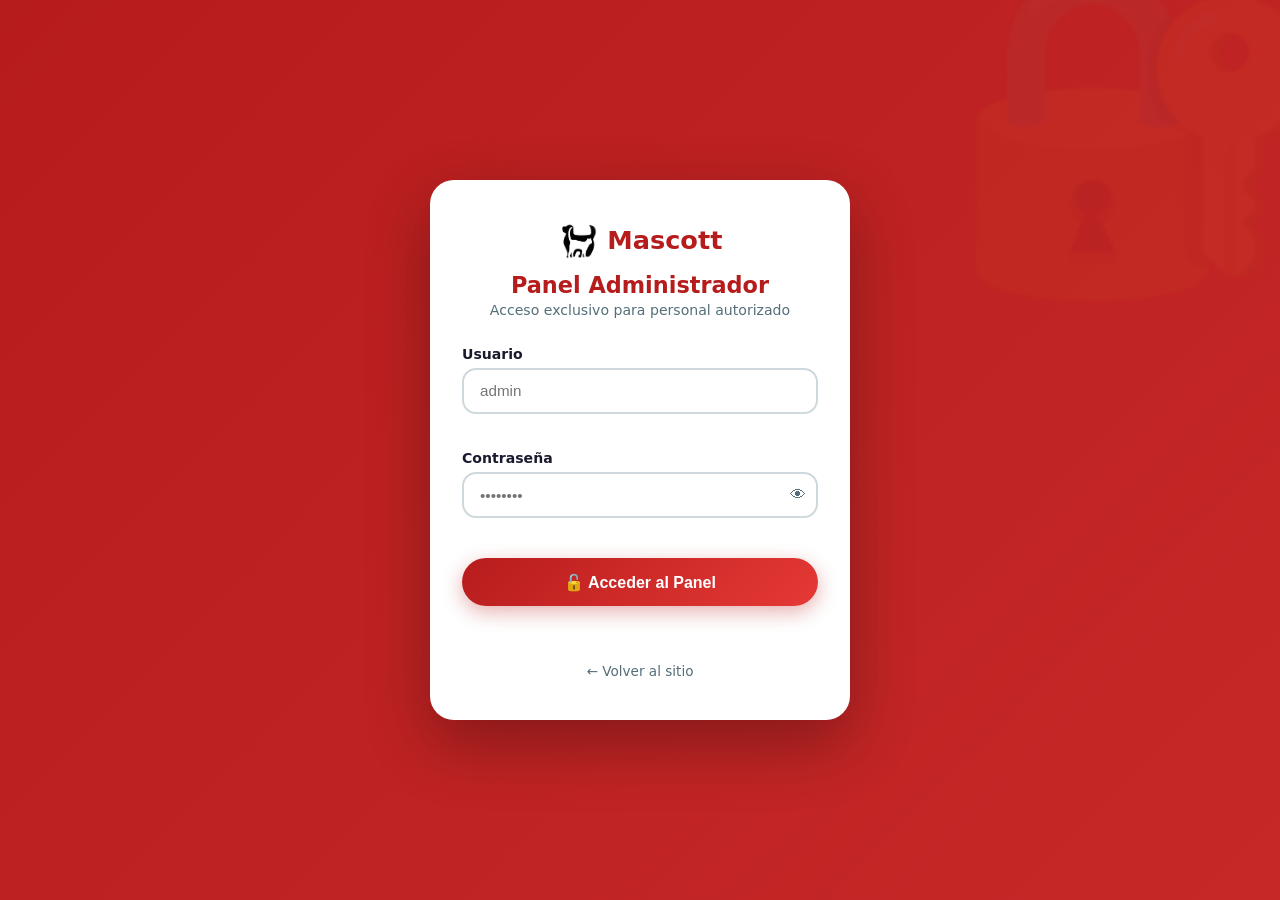
<file: Documents/tranbajo/veterinaria/admin.html>
<!DOCTYPE html>
<html lang="es">
<head>
  <meta charset="UTF-8"/>
  <meta name="viewport" content="width=device-width, initial-scale=1.0"/>
  <title>Panel Admin · Clínica Veterinaria Mascott</title>
  <link rel="stylesheet" href="admin.css"/>
</head>
<body>

  <!-- LOGIN ADMIN -->
  <div class="admin-login-wrap" id="adminLoginWrap">
    <div class="admin-login-card">
      <div class="admin-login-logo">
        <img src="logoo.png" alt="Mascott" class="admin-logo-img"/>
        <span>Mascott</span>
      </div>
      <h2>Panel Administrador</h2>
      <p>Acceso exclusivo para personal autorizado</p>
      <form id="adminLoginForm" novalidate>
        <div class="form-group">
          <label for="a-user">Usuario</label>
          <input type="text" id="a-user" placeholder="admin" required autocomplete="username"/>
          <span class="field-error" id="ae-user" role="alert"></span>
        </div>
        <div class="form-group">
          <label for="a-pass">Contraseña</label>
          <div class="pass-wrap">
            <input type="password" id="a-pass" placeholder="••••••••" required autocomplete="current-password"/>
            <button type="button" class="toggle-pass" data-target="a-pass" aria-label="Mostrar">👁</button>
          </div>
          <span class="field-error" id="ae-pass" role="alert"></span>
        </div>
        <button type="submit" class="btn-admin-login">🔓 Acceder al Panel</button>
        <div class="form-msg" id="admin-login-msg" role="status" aria-live="polite"></div>
      </form>
      <a href="index.html" class="back-link">← Volver al sitio</a>
    </div>
  </div>

  <!-- PANEL ADMIN -->
  <div class="admin-panel" id="adminPanel" style="display:none">

    <!-- SIDEBAR -->
    <aside class="admin-sidebar" id="adminSidebar">
      <div class="as-header">
        <div class="as-logo">
          <img src="logoo.png" alt="Mascott" class="admin-logo-img"/>
          <span>Mascott Admin</span>
        </div>
      </div>
      <div class="as-admin-info">
        <div class="as-avatar">A</div>
        <div>
          <p class="as-name">Administrador</p>
          <p class="as-role">Panel de control</p>
        </div>
      </div>
      <nav>
        <ul class="as-links">
          <li><button class="as-link active" data-section="dashboard"><span>📊</span> Dashboard</button></li>
          <li><button class="as-link" data-section="citas"><span>📅</span> Citas</button></li>
          <li><button class="as-link" data-section="clientes"><span>👥</span> Clientes</button></li>
          <li><button class="as-link" data-section="inventario"><span>📦</span> Inventario</button></li>
          <li><button class="as-link" data-section="ventas"><span>💰</span> Ventas</button></li>
        </ul>
      </nav>
      <div class="as-footer">
        <a href="index.html" class="as-back-btn"><span>🌐</span> Ver sitio</a>
        <button class="as-logout" id="btnAdminLogout"><span>🚪</span> Cerrar sesión</button>
      </div>
    </aside>

    <!-- TOPBAR MÓVIL -->
    <header class="admin-topbar">
      <button class="admin-menu-btn" id="adminMenuBtn" aria-label="Menú">☰</button>
      <span>🔐 Admin Mascott</span>
      <button class="as-logout-top" id="btnAdminLogoutTop">🚪</button>
    </header>

    <div class="admin-overlay" id="adminOverlay"></div>

    <!-- MAIN -->
    <main class="admin-main">

      <!-- DASHBOARD -->
      <section class="admin-section active" id="sec-dashboard">
        <h2 class="admin-title">📊 Dashboard</h2>
        <div class="admin-stats" id="adminStats"></div>
        <div class="admin-grid">
          <div class="admin-card">
            <h3>📅 Citas pendientes</h3>
            <div id="dashCitasPendientes"></div>
          </div>
          <div class="admin-card">
            <h3>👥 Últimos clientes</h3>
            <div id="dashUltimosClientes"></div>
          </div>
        </div>
      </section>

      <!-- CITAS -->
      <section class="admin-section" id="sec-citas" hidden>
        <div class="admin-section-header">
          <h2 class="admin-title">📅 Gestión de Citas</h2>
          <div class="citas-filtros">
            <button class="filtro-btn active" data-estado="todas">Todas</button>
            <button class="filtro-btn" data-estado="pendiente">Pendientes</button>
            <button class="filtro-btn" data-estado="confirmada">Confirmadas</button>
            <button class="filtro-btn" data-estado="cancelada">Canceladas</button>
          </div>
        </div>
        <div id="adminCitasList" class="admin-citas-list"></div>
      </section>

      <!-- CLIENTES -->
      <section class="admin-section" id="sec-clientes" hidden>
        <h2 class="admin-title">👥 Clientes Registrados</h2>
        <div class="admin-search-wrap">
          <input type="search" id="clienteSearch" placeholder="🔍 Buscar cliente..." aria-label="Buscar cliente"/>
        </div>
        <div id="clientesList" class="clientes-grid"></div>
      </section>

      <!-- INVENTARIO -->
      <section class="admin-section" id="sec-inventario" hidden>
        <div class="admin-section-header">
          <h2 class="admin-title">📦 Inventario</h2>
          <button class="btn-admin-action" id="btnAgregarProducto">+ Agregar producto</button>
        </div>

        <!-- FORM AGREGAR PRODUCTO -->
        <div class="admin-form-wrap" id="formProductoWrap" style="display:none">
          <form class="admin-form" id="formProducto" novalidate>
            <h3>Nuevo producto</h3>
            <div class="form-row-3">
              <div class="form-group">
                <label for="p-nombre">Nombre</label>
                <input type="text" id="p-nombre" placeholder="Ej. Collar Premium" required/>
                <span class="field-error" id="pe-nombre" role="alert"></span>
              </div>
              <div class="form-group">
                <label for="p-marca">Marca</label>
                <input type="text" id="p-marca" placeholder="Ej. PetStyle" required/>
              </div>
              <div class="form-group">
                <label for="p-precio">Precio ($)</label>
                <input type="number" id="p-precio" min="1" placeholder="150" required/>
                <span class="field-error" id="pe-precio" role="alert"></span>
              </div>
            </div>
            <div class="form-row-3">
              <div class="form-group">
                <label for="p-animal">Animal</label>
                <select id="p-animal" required>
                  <option value="">Selecciona</option>
                  <option value="perro">🐕 Perro</option>
                  <option value="gato">🐈 Gato</option>
                  <option value="conejo">🐇 Conejo</option>
                  <option value="ave">🐦 Ave</option>
                  <option value="todos">🐾 Todos</option>
                </select>
              </div>
              <div class="form-group">
                <label for="p-cat">Categoría</label>
                <select id="p-cat" required>
                  <option value="">Selecciona</option>
                  <option value="alimento">🦴 Alimento</option>
                  <option value="accesorio">🎾 Accesorio</option>
                  <option value="higiene">🧴 Higiene</option>
                  <option value="salud">💊 Salud</option>
                  <option value="juguete">🧸 Juguete</option>
                  <option value="snack">🍖 Snack</option>
                </select>
              </div>
              <div class="form-group">
                <label for="p-badge">Badge</label>
                <select id="p-badge">
                  <option value="">Ninguno</option>
                  <option value="nuevo">Nuevo</option>
                  <option value="oferta">Oferta</option>
                </select>
              </div>
            </div>
            <div class="form-group">
              <label for="p-desc">Descripción</label>
              <input type="text" id="p-desc" placeholder="Breve descripción del producto"/>
            </div>
            <div class="form-actions-admin">
              <button type="submit" class="btn-admin-action">💾 Guardar producto</button>
              <button type="button" class="btn-admin-outline" id="btnCancelarProducto">Cancelar</button>
            </div>
            <div class="form-msg" id="prod-msg" role="status" aria-live="polite"></div>
          </form>
        </div>

        <div class="inv-table-wrap" style="margin-top:1.5rem">
          <table class="inv-table" aria-label="Inventario">
            <thead>
              <tr>
                <th>ID</th><th>Producto</th><th>Animal</th><th>Categoría</th><th>Marca</th><th>Precio</th><th>Badge</th><th>Acción</th>
              </tr>
            </thead>
            <tbody id="adminInvBody"></tbody>
          </table>
        </div>
        <p class="inv-count" id="invCount"></p>
      </section>

      <!-- VENTAS -->
      <section class="admin-section" id="sec-ventas" hidden>
        <h2 class="admin-title">💰 Ventas</h2>
        <div class="admin-stats" id="ventasStats"></div>
        <div class="inv-table-wrap" style="margin-top:1.5rem">
          <table class="inv-table" aria-label="Ventas">
            <thead>
              <tr>
                <th>Pedido</th><th>Cliente</th><th>Fecha</th><th>Productos</th><th>Total</th>
              </tr>
            </thead>
            <tbody id="ventasBody"></tbody>
          </table>
        </div>
        <p class="inv-count" id="ventasCount"></p>
      </section>

    </main>
  </div>

  <script src="admin.js"></script>
</body>
</html>
</file>
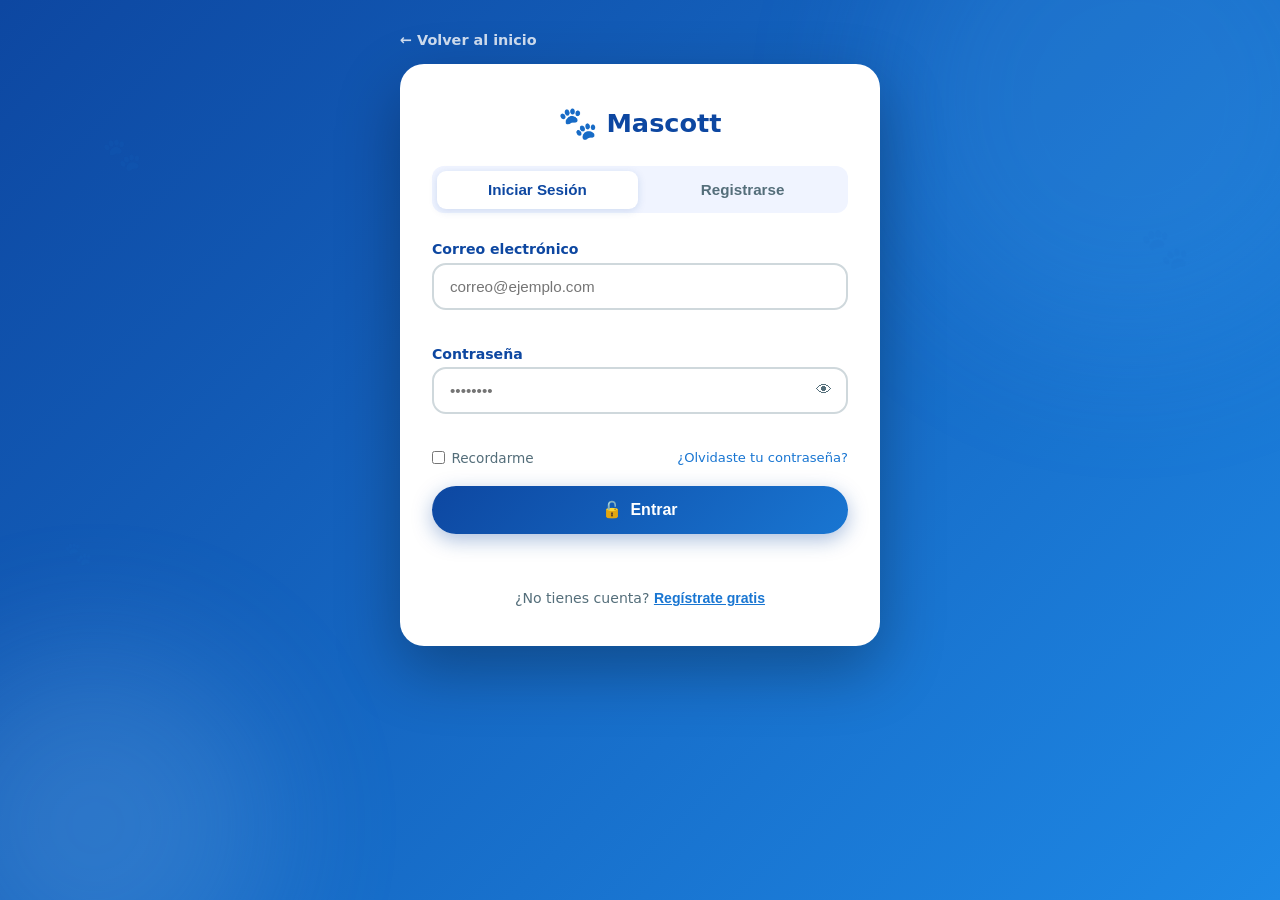
<file: Documents/tranbajo/veterinaria/auth.html>
<!DOCTYPE html>
<html lang="es">
<head>
  <meta charset="UTF-8"/>
  <meta name="viewport" content="width=device-width, initial-scale=1.0"/>
  <title>Acceso · Clínica Veterinaria Mascott</title>
  <meta name="description" content="Inicia sesión o regístrate en Clínica Veterinaria Mascott"/>
  <link rel="stylesheet" href="auth.css"/>
</head>
<body>

  <a href="#auth-main" class="skip-link">Saltar al contenido</a>

  <div class="auth-bg" aria-hidden="true">
    <div class="auth-blob b1"></div>
    <div class="auth-blob b2"></div>
    <div class="paw p1">🐾</div>
    <div class="paw p2">🐾</div>
    <div class="paw p3">🐾</div>
  </div>

  <main class="auth-wrap" id="auth-main">

    <a href="index.html" class="back-link" aria-label="Volver al inicio">
      ← Volver al inicio
    </a>

    <div class="auth-card">

      <div class="auth-logo">
        <span aria-hidden="true">🐾</span>
        <span>Mascott</span>
      </div>

      <!-- TABS -->
      <div class="auth-tabs" role="tablist" aria-label="Tipo de acceso">
        <button class="tab active" id="tab-login" role="tab"
          aria-selected="true" aria-controls="panel-login">
          Iniciar Sesión
        </button>
        <button class="tab" id="tab-register" role="tab"
          aria-selected="false" aria-controls="panel-register">
          Registrarse
        </button>
      </div>

      <!-- PANEL LOGIN -->
      <div class="tab-panel active" id="panel-login" role="tabpanel" aria-labelledby="tab-login">
        <form id="loginForm" novalidate aria-label="Formulario de inicio de sesión">

          <div class="form-group">
            <label for="l-email">Correo electrónico</label>
            <input type="email" id="l-email" placeholder="correo@ejemplo.com"
              required aria-required="true" autocomplete="email"/>
            <span class="field-error" id="le-email" role="alert" aria-live="polite"></span>
          </div>

          <div class="form-group">
            <label for="l-pass">Contraseña</label>
            <div class="pass-wrap">
              <input type="password" id="l-pass" placeholder="••••••••"
                required aria-required="true" autocomplete="current-password"/>
              <button type="button" class="toggle-pass" aria-label="Mostrar contraseña"
                data-target="l-pass">👁</button>
            </div>
            <span class="field-error" id="le-pass" role="alert" aria-live="polite"></span>
          </div>

          <div class="form-row-check">
            <label class="check-label">
              <input type="checkbox" id="l-remember"/> Recordarme
            </label>
            <a href="#" class="link-small">¿Olvidaste tu contraseña?</a>
          </div>

          <button type="submit" class="btn-auth">
            <span aria-hidden="true">🔓</span> Entrar
          </button>

          <div class="form-msg" id="login-msg" role="status" aria-live="polite"></div>

          <p class="auth-switch">
            ¿No tienes cuenta?
            <button type="button" class="link-btn" id="goRegister">Regístrate gratis</button>
          </p>
        </form>
      </div>

      <!-- PANEL REGISTRO -->
      <div class="tab-panel" id="panel-register" role="tabpanel" aria-labelledby="tab-register" hidden>
        <form id="registerForm" novalidate aria-label="Formulario de registro">

          <div class="form-row-2">
            <div class="form-group">
              <label for="r-nombre">Nombre</label>
              <input type="text" id="r-nombre" placeholder="María"
                required aria-required="true" autocomplete="given-name"/>
              <span class="field-error" id="re-nombre" role="alert" aria-live="polite"></span>
            </div>
            <div class="form-group">
              <label for="r-apellido">Apellido</label>
              <input type="text" id="r-apellido" placeholder="García"
                required aria-required="true" autocomplete="family-name"/>
              <span class="field-error" id="re-apellido" role="alert" aria-live="polite"></span>
            </div>
          </div>

          <div class="form-group">
            <label for="r-email">Correo electrónico</label>
            <input type="email" id="r-email" placeholder="correo@ejemplo.com"
              required aria-required="true" autocomplete="email"/>
            <span class="field-error" id="re-email" role="alert" aria-live="polite"></span>
          </div>

          <div class="form-group">
            <label for="r-tel">Teléfono</label>
            <input type="tel" id="r-tel" placeholder="(55) 1234-5678"
              autocomplete="tel"/>
          </div>

          <div class="form-group">
            <label for="r-pass">Contraseña</label>
            <div class="pass-wrap">
              <input type="password" id="r-pass" placeholder="Mínimo 6 caracteres"
                required aria-required="true" autocomplete="new-password"/>
              <button type="button" class="toggle-pass" aria-label="Mostrar contraseña"
                data-target="r-pass">👁</button>
            </div>
            <span class="field-error" id="re-pass" role="alert" aria-live="polite"></span>
            <div class="pass-strength" id="passStrength" aria-live="polite"></div>
          </div>

          <div class="form-group">
            <label for="r-pass2">Confirmar contraseña</label>
            <div class="pass-wrap">
              <input type="password" id="r-pass2" placeholder="Repite tu contraseña"
                required aria-required="true" autocomplete="new-password"/>
              <button type="button" class="toggle-pass" aria-label="Mostrar contraseña"
                data-target="r-pass2">👁</button>
            </div>
            <span class="field-error" id="re-pass2" role="alert" aria-live="polite"></span>
          </div>

          <button type="submit" class="btn-auth">
            <span aria-hidden="true">✅</span> Crear cuenta
          </button>

          <div class="form-msg" id="register-msg" role="status" aria-live="polite"></div>

          <p class="auth-switch">
            ¿Ya tienes cuenta?
            <button type="button" class="link-btn" id="goLogin">Inicia sesión</button>
          </p>
        </form>
      </div>

    </div>
  </main>

  <script src="auth.js"></script>
</body>
</html>
</file>
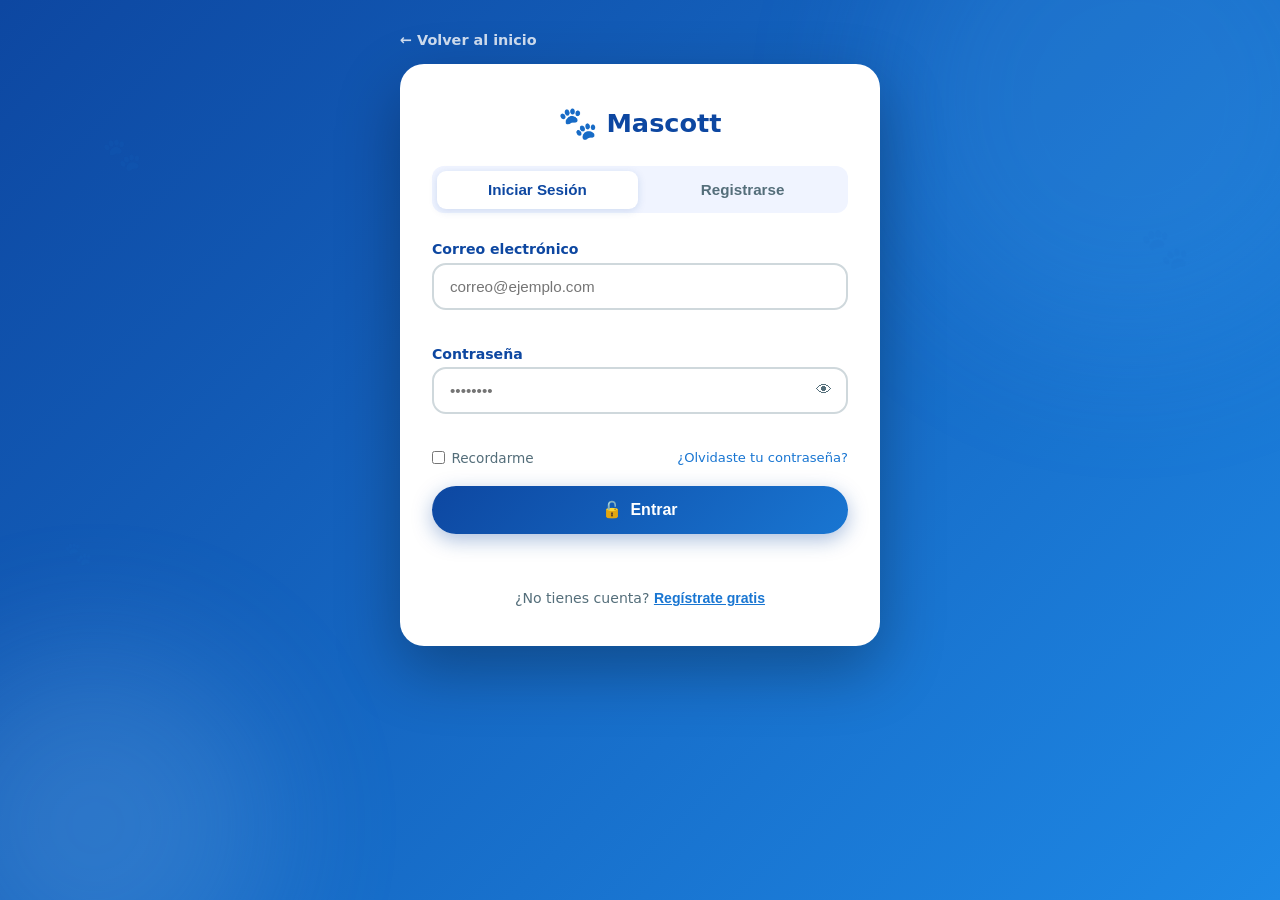
<file: Documents/tranbajo/veterinaria/dashboard.html>
<!DOCTYPE html>
<html lang="es">
<head>
  <meta charset="UTF-8"/>
  <meta name="viewport" content="width=device-width, initial-scale=1.0"/>
  <title>Mi Cuenta · Clínica Veterinaria Mascott</title>
  <link rel="stylesheet" href="dashboard.css"/>
</head>
<body>

  <a href="#dash-main" class="skip-link">Saltar al contenido</a>

  <aside class="dash-sidebar" id="dashSidebar" role="navigation" aria-label="Menú del panel">
    <div class="ds-header">
      <a href="index.html" class="ds-logo"><span aria-hidden="true">🐾</span> Mascott</a>
    </div>
    <div class="ds-user">
      <div class="ds-avatar" id="dsAvatar">M</div>
      <div>
        <p class="ds-name"  id="dsName">Usuario</p>
        <p class="ds-email" id="dsEmail">correo@ejemplo.com</p>
      </div>
    </div>
    <nav>
      <ul class="ds-links" role="list">
        <li><button class="ds-link active" data-section="inicio">  <span>🏠</span> Inicio</button></li>
        <li><button class="ds-link" data-section="citas">          <span>📅</span> Mis Citas</button></li>
        <li><button class="ds-link" data-section="mascotas">       <span>🐾</span> Mis Mascotas</button></li>
        <li><button class="ds-link" data-section="tienda">         <span>🛒</span> Tienda</button></li>
        <li><button class="ds-link" data-section="inventario">     <span>📦</span> Inventario</button></li>
        <li><button class="ds-link" data-section="historial">      <span>📋</span> Historial</button></li>
        <li><button class="ds-link" data-section="perfil">         <span>👤</span> Mi Perfil</button></li>
      </ul>
    </nav>
    <div class="ds-footer">
      <a href="index.html" class="ds-back-btn"><span>🌐</span> Ver sitio</a>
      <button class="ds-logout" id="btnLogout"><span>🚪</span> Cerrar sesión</button>
    </div>
  </aside>

  <header class="dash-topbar" role="banner">
    <button class="dash-menu-btn" id="dashMenuBtn" aria-label="Abrir menú" aria-expanded="false">☰</button>
    <span class="dash-topbar-title">🐾 Mascott</span>
    <button class="ds-logout-top" id="btnLogoutTop" aria-label="Cerrar sesión">🚪</button>
  </header>

  <div class="dash-overlay" id="dashOverlay" aria-hidden="true"></div>

  <main class="dash-main" id="dash-main">

    <!-- INICIO -->
    <section class="dash-section active" id="sec-inicio">
      <div class="dash-welcome reveal">
        <div>
          <p class="welcome-sub">Bienvenido/a de vuelta,</p>
          <h1>Hola, <span id="welcomeName">Usuario</span> 👋</h1>
          <p class="welcome-desc">Aquí tienes un resumen de tu cuenta.</p>
        </div>
        <div class="welcome-img" aria-hidden="true">🐶</div>
      </div>
      <div class="dash-stats reveal">
        <div class="dstat"><span class="dstat-icon">📅</span><div><span class="dstat-num" id="statCitas">0</span><p>Citas agendadas</p></div></div>
        <div class="dstat"><span class="dstat-icon">🐾</span><div><span class="dstat-num" id="statMascotas">0</span><p>Mascotas</p></div></div>
        <div class="dstat"><span class="dstat-icon">✅</span><div><span class="dstat-num" id="statAtendidas">0</span><p>Visitas completadas</p></div></div>
        <div class="dstat"><span class="dstat-icon">🛒</span><div><span class="dstat-num" id="statPedidos">0</span><p>Pedidos realizados</p></div></div>
      </div>
      <div class="dash-grid reveal">
        <div class="dash-card">
          <h3>📅 Próxima cita</h3>
          <div id="proximaCita"></div>
        </div>
        <div class="dash-card">
          <h3>🐾 Mis mascotas</h3>
          <div id="dashMascotasList" class="mascotas-mini"></div>
          <button class="btn-dash-outline" id="btnAddMascotaInicio">+ Agregar mascota</button>
        </div>
      </div>
    </section>

    <!-- CITAS -->
    <section class="dash-section" id="sec-citas" hidden>
      <div class="section-header reveal">
        <h2>📅 Mis Citas</h2>
        <button class="btn-dash" id="btnAbrirCita">+ Nueva cita</button>
      </div>
      <div id="citasList" class="citas-list reveal"></div>
      <div class="form-wrap" id="citaFormWrap" style="display:none">
        <form class="dash-form" id="formNuevaCita" novalidate>
          <h3>Nueva cita</h3>
          <div class="form-row-2">
            <div class="form-group">
              <label for="nc-mascota">Mascota</label>
              <input type="text" id="nc-mascota" placeholder="Ej. Firulais" required autocomplete="off"/>
              <span class="field-error" id="nce-mascota" role="alert"></span>
            </div>
            <div class="form-group">
              <label for="nc-servicio">Servicio</label>
              <select id="nc-servicio" required>
                <option value="">Selecciona</option>
                <optgroup label="🩺 Consultas">
                  <option>🩺 Consulta General</option>
                  <option>🔬 Consulta Especializada</option>
                </optgroup>
                <optgroup label="💉 Prevención">
                  <option>💉 Vacunación</option>
                  <option>🪱 Desparasitación</option>
                </optgroup>
                <optgroup label="✂️ Estética">
                  <option>✂️ Estética Canina</option>
                  <option>🛁 Baño y Secado</option>
                </optgroup>
                <optgroup label="🔬 Diagnóstico">
                  <option>🩻 Radiografía</option>
                  <option>📡 Ecografía</option>
                  <option>🧪 Análisis de Laboratorio</option>
                </optgroup>
                <optgroup label="🏥 Cirugías">
                  <option>✂️ Esterilización / Castración</option>
                  <option>🏥 Cirugía General</option>
                  <option>🦴 Cirugía Ortopédica</option>
                  <option>🦷 Cirugía Dental</option>
                  <option>👁️ Cirugía de Ojos</option>
                  <option>🔪 Extirpación de Tumor</option>
                  <option>🐣 Cesárea</option>
                </optgroup>
                <optgroup label="🚑 Urgencias">
                  <option>🚨 Urgencia / Emergencia</option>
                  <option>🏨 Hospitalización</option>
                </optgroup>
                <option>📋 Otro</option>
              </select>
              <span class="field-error" id="nce-servicio" role="alert"></span>
            </div>
          </div>
          <div class="form-row-2">
            <div class="form-group">
              <label for="nc-fecha">Fecha</label>
              <input type="date" id="nc-fecha" required/>
              <span class="field-error" id="nce-fecha" role="alert"></span>
            </div>
            <div class="form-group">
              <label for="nc-hora">Hora</label>
              <select id="nc-hora" required>
                <option value="">Selecciona</option>
                <option>9:00 am</option><option>9:30 am</option><option>10:00 am</option>
                <option>10:30 am</option><option>11:00 am</option><option>11:30 am</option>
                <option>12:00 pm</option><option>4:00 pm</option><option>4:30 pm</option>
                <option>5:00 pm</option><option>5:30 pm</option><option>6:00 pm</option>
              </select>
              <span class="field-error" id="nce-hora" role="alert"></span>
            </div>
          </div>
          <div class="form-group">
            <label for="nc-notas">Notas (opcional)</label>
            <input type="text" id="nc-notas" placeholder="Ej. Traer cartilla de vacunación"/>
          </div>
          <div class="form-actions">
            <button type="submit" class="btn-dash">Confirmar cita</button>
            <button type="button" class="btn-dash-outline" id="btnCancelarCita">Cancelar</button>
          </div>
          <div class="form-msg" id="cita-msg" role="status" aria-live="polite"></div>
        </form>
      </div>
    </section>

    <!-- MASCOTAS -->
    <section class="dash-section" id="sec-mascotas" hidden>
      <div class="section-header reveal">
        <h2>🐾 Mis Mascotas</h2>
        <button class="btn-dash" id="btnAbrirMascota">+ Agregar mascota</button>
      </div>
      <div id="mascotasList" class="mascotas-grid reveal"></div>
      <div class="form-wrap" id="mascotaFormWrap" style="display:none">
        <form class="dash-form" id="formMascota" novalidate>
          <h3>Nueva mascota</h3>
          <div class="form-row-2">
            <div class="form-group">
              <label for="m-nombre">Nombre</label>
              <input type="text" id="m-nombre" placeholder="Ej. Firulais" required/>
              <span class="field-error" id="me-nombre" role="alert"></span>
            </div>
            <div class="form-group">
              <label for="m-especie">Especie</label>
              <select id="m-especie" required>
                <option value="">Selecciona</option>
                <option value="🐕 Perro">🐕 Perro</option>
                <option value="🐈 Gato">🐈 Gato</option>
                <option value="🐇 Conejo">🐇 Conejo</option>
                <option value="🐦 Ave">🐦 Ave</option>
                <option value="🐠 Pez">🐠 Pez</option>
                <option value="🦎 Reptil">🦎 Reptil</option>
              </select>
              <span class="field-error" id="me-especie" role="alert"></span>
            </div>
          </div>
          <div class="form-row-2">
            <div class="form-group">
              <label for="m-raza">Raza</label>
              <input type="text" id="m-raza" placeholder="Ej. Labrador"/>
            </div>
            <div class="form-group">
              <label for="m-edad">Edad (años)</label>
              <input type="number" id="m-edad" min="0" max="30" placeholder="3"/>
            </div>
          </div>
          <div class="form-actions">
            <button type="submit" class="btn-dash">Guardar mascota</button>
            <button type="button" class="btn-dash-outline" id="btnCancelarMascota">Cancelar</button>
          </div>
        </form>
      </div>
    </section>

    <!-- TIENDA -->
    <section class="dash-section" id="sec-tienda" hidden>
      <div class="section-header reveal">
        <h2>🛒 Tienda Mascott</h2>
        <button class="btn-dash" id="btnVerCarrito">
          🛒 Carrito <span class="carrito-badge" id="carritoBadge">0</span>
        </button>
      </div>

      <!-- FILTROS -->
      <div class="tienda-filtros reveal">
        <button class="filtro-btn active" data-cat="todos">Todos</button>
        <button class="filtro-btn" data-cat="alimento">🦴 Alimento</button>
        <button class="filtro-btn" data-cat="accesorios">🎾 Accesorios</button>
        <button class="filtro-btn" data-cat="higiene">🪮 Higiene</button>
        <button class="filtro-btn" data-cat="salud">💊 Salud</button>
      </div>

      <div id="productosGrid" class="productos-grid reveal"></div>

      <!-- CARRITO PANEL -->
      <div class="carrito-panel" id="carritoPanel" style="display:none">
        <div class="carrito-header">
          <h3>🛒 Tu carrito</h3>
          <button class="btn-icon" id="btnCerrarCarrito">✕</button>
        </div>
        <div id="carritoItems" class="carrito-items"></div>
        <div class="carrito-total">
          <span>Total:</span>
          <strong id="carritoTotal">$0 MXN</strong>
        </div>
        <button class="btn-dash" id="btnComprar" style="width:100%;justify-content:center;">
          💳 Confirmar pedido
        </button>
        <div class="form-msg" id="compra-msg" role="status" aria-live="polite"></div>
      </div>
    </section>

    <!-- INVENTARIO -->
    <section class="dash-section" id="sec-inventario" hidden>
      <div class="section-header reveal">
        <h2>📦 Inventario</h2>
        <button class="btn-dash" id="btnExportarInv">⬇ Exportar CSV</button>
      </div>
      <div class="inv-search reveal">
        <input type="search" id="invSearch" placeholder="🔍 Buscar producto..." aria-label="Buscar en inventario"/>
        <select id="invFiltroAnimal" aria-label="Filtrar por animal">
          <option value="todos">Todos los animales</option>
          <option value="perro">🐕 Perro</option>
          <option value="gato">🐈 Gato</option>
          <option value="conejo">🐇 Conejo</option>
          <option value="ave">🐦 Ave</option>
        </select>
        <select id="invFiltroCat" aria-label="Filtrar por categoría">
          <option value="todos">Todas las categorías</option>
          <option value="alimento">🦴 Alimento</option>
          <option value="snack">🍖 Snack</option>
          <option value="accesorio">🎾 Accesorio</option>
          <option value="higiene">🧴 Higiene</option>
          <option value="salud">💊 Salud</option>
          <option value="juguete">🧸 Juguete</option>
        </select>
      </div>
      <div class="inv-table-wrap reveal">
        <table class="inv-table" id="invTable" aria-label="Tabla de inventario">
          <thead>
            <tr>
              <th>ID</th><th>Producto</th><th>Animal</th><th>Etapa</th>
              <th>Categoría</th><th>Marca</th><th>Precio</th><th>Precio anterior</th><th>Badge</th>
            </tr>
          </thead>
          <tbody id="invBody"></tbody>
        </table>
      </div>
      <p class="inv-count" id="invCount"></p>
    </section>

    <!-- HISTORIAL -->
    <section class="dash-section" id="sec-historial" hidden>
      <div class="section-header reveal"><h2>📋 Historial</h2></div>
      <div class="historial-tabs reveal">
        <button class="htab active" data-htab="citas-hist">Citas</button>
        <button class="htab" data-htab="pedidos-hist">Pedidos</button>
      </div>
      <div id="citas-hist" class="citas-list reveal"></div>
      <div id="pedidos-hist" class="citas-list reveal" style="display:none"></div>
    </section>

    <!-- PERFIL -->
    <section class="dash-section" id="sec-perfil" hidden>
      <div class="section-header reveal"><h2>👤 Mi Perfil</h2></div>
      <form class="dash-form reveal" id="formPerfil" novalidate>
        <div class="perfil-avatar-wrap">
          <div class="perfil-avatar" id="perfilAvatar">M</div>
          <div>
            <p class="perfil-name" id="perfilName">Usuario</p>
            <p class="perfil-since" id="perfilSince">Miembro desde 2026</p>
          </div>
        </div>
        <div class="form-row-2">
          <div class="form-group"><label for="p-nombre">Nombre</label><input type="text" id="p-nombre"/></div>
          <div class="form-group"><label for="p-apellido">Apellido</label><input type="text" id="p-apellido"/></div>
        </div>
        <div class="form-group"><label for="p-email">Correo</label><input type="email" id="p-email"/></div>
        <div class="form-group"><label for="p-tel">Teléfono</label><input type="tel" id="p-tel"/></div>
        <div class="form-group">
          <label for="p-pass">Nueva contraseña <small>(dejar vacío para no cambiar)</small></label>
          <div class="pass-wrap">
            <input type="password" id="p-pass" placeholder="••••••••" autocomplete="new-password"/>
            <button type="button" class="toggle-pass" data-target="p-pass" aria-label="Mostrar">👁</button>
          </div>
        </div>
        <button type="submit" class="btn-dash">Guardar cambios</button>
        <div class="form-msg" id="perfil-msg" role="status" aria-live="polite"></div>
      </form>
    </section>

  </main>

  <script src="dashboard.js"></script>
</body>
</html>
</file>
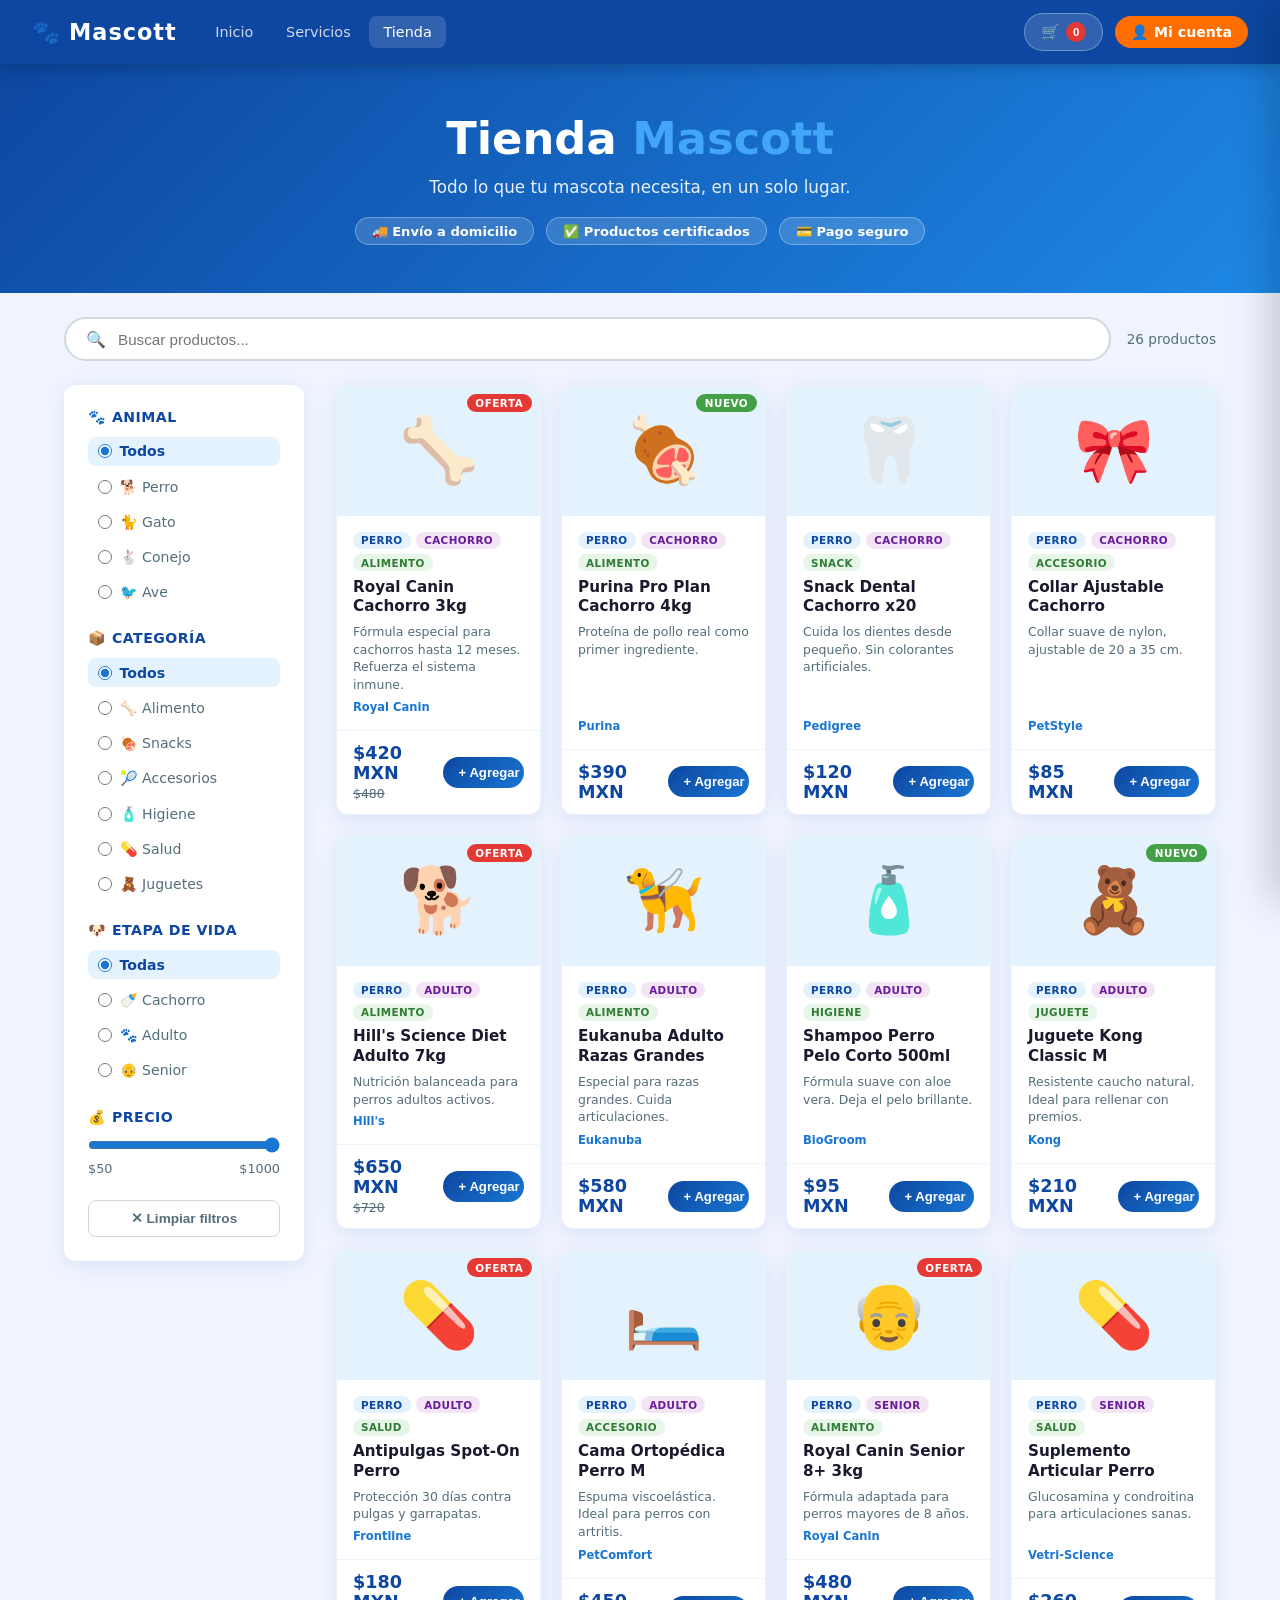
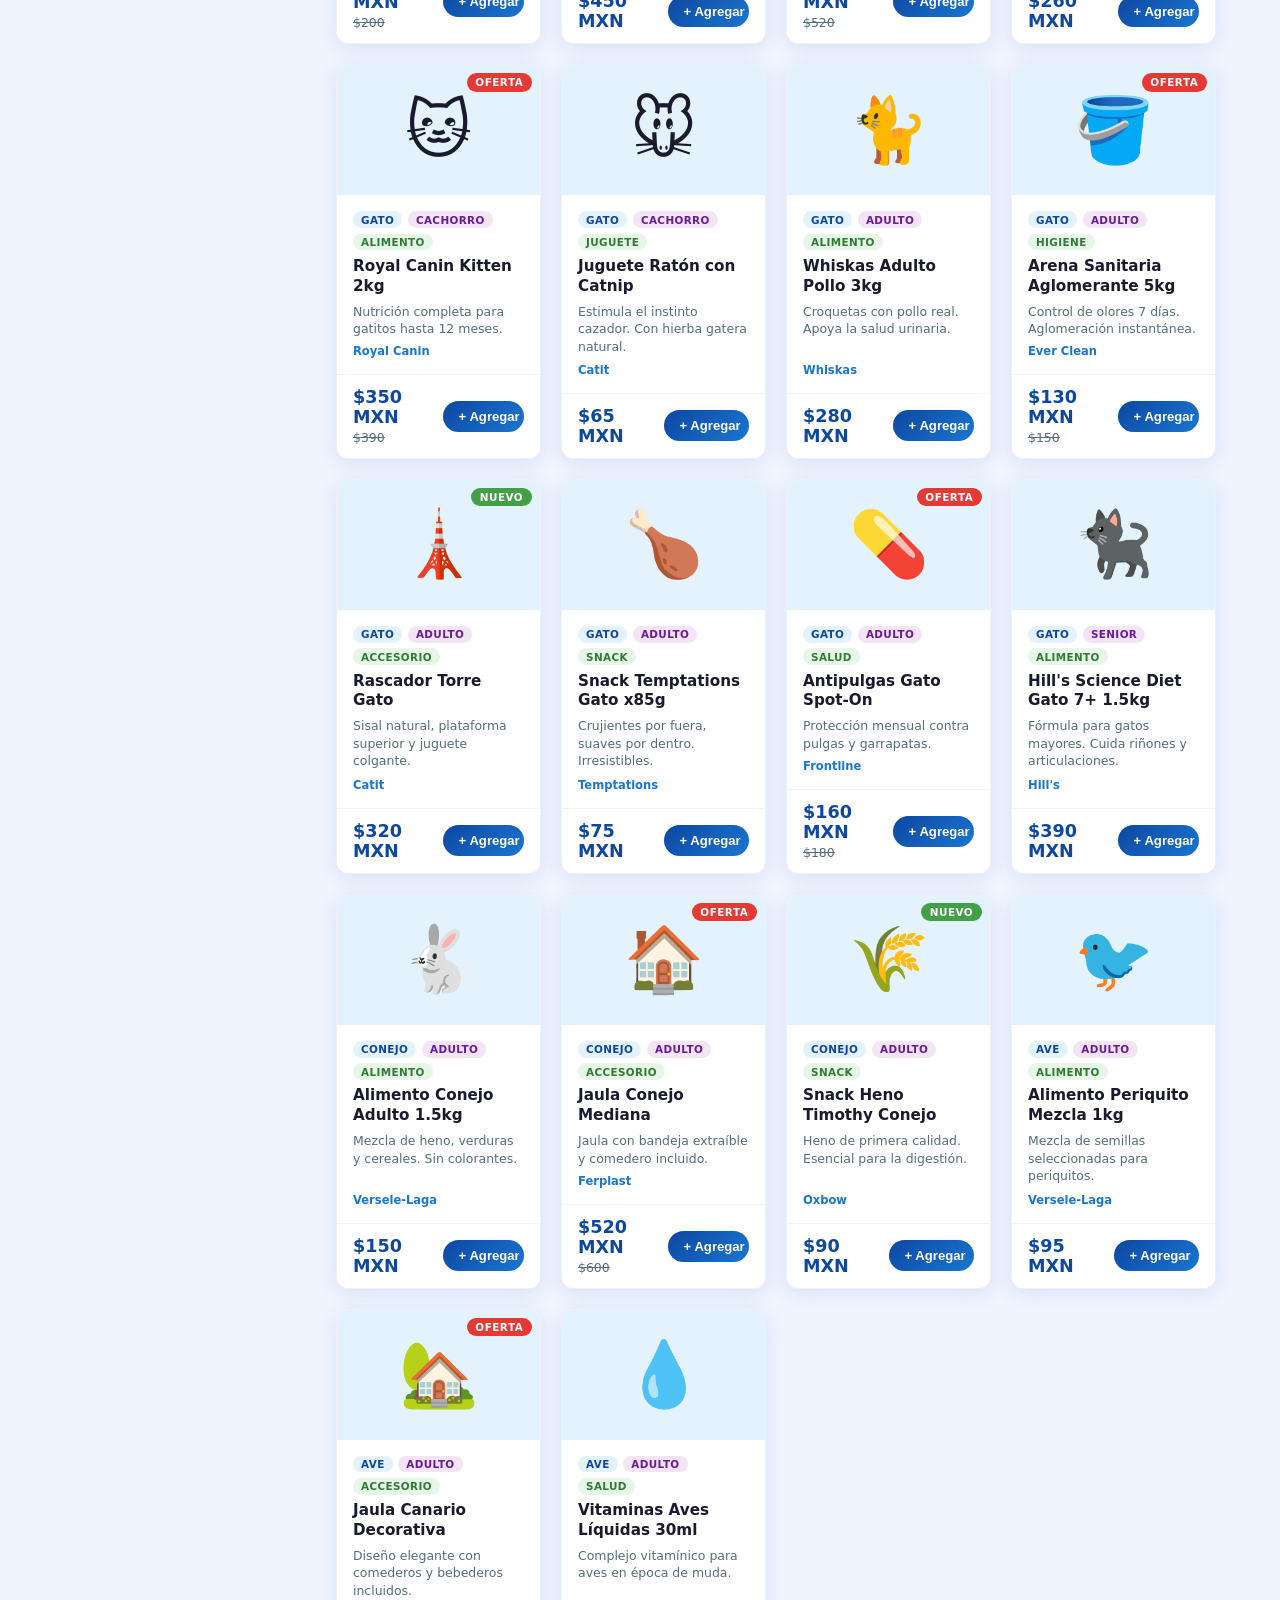
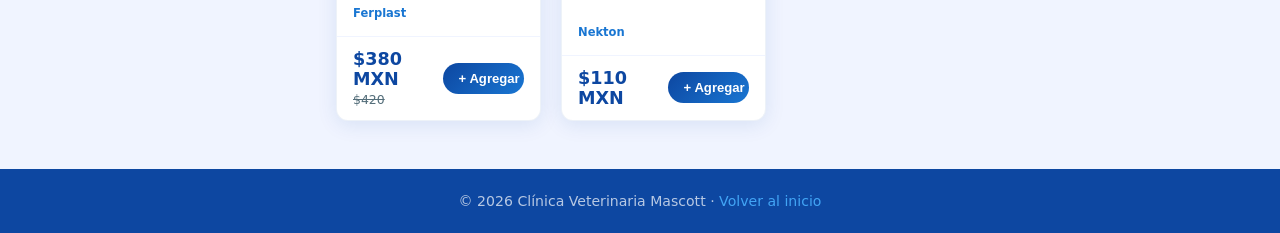
<file: Documents/tranbajo/veterinaria/tienda.html>
<!DOCTYPE html>
<html lang="es">
<head>
  <meta charset="UTF-8"/>
  <meta name="viewport" content="width=device-width, initial-scale=1.0"/>
  <title>Tienda · Clínica Veterinaria Mascott</title>
  <meta name="description" content="Tienda de productos para mascotas – Clínica Veterinaria Mascott"/>
  <link rel="stylesheet" href="tienda.css"/>
</head>
<body>

  <a href="#main" class="skip-link">Saltar al contenido</a>

  <!-- HEADER -->
  <header class="t-header" role="banner">
    <a href="index.html" class="t-logo" aria-label="Volver al inicio">
      <span aria-hidden="true">🐾</span> Mascott
    </a>
    <nav class="t-nav" aria-label="Navegación tienda">
      <a href="index.html">Inicio</a>
      <a href="index.html#servicios">Servicios</a>
      <a href="tienda.html" aria-current="page">Tienda</a>
    </nav>
    <div class="t-header-actions">
      <button class="btn-carrito" id="btnCarrito" aria-label="Ver carrito" aria-haspopup="true">
        🛒 <span class="carrito-count" id="carritoCount">0</span>
      </button>
      <a href="auth.html" class="btn-login-header">👤 Mi cuenta</a>
    </div>
    <button class="t-menu-btn" id="tMenuBtn" aria-label="Abrir menú" aria-expanded="false">☰</button>
  </header>

  <!-- MENÚ MÓVIL -->
  <div class="t-mobile-menu" id="tMobileMenu" aria-hidden="true">
    <a href="index.html">Inicio</a>
    <a href="index.html#servicios">Servicios</a>
    <a href="tienda.html">Tienda</a>
    <a href="auth.html">Mi cuenta</a>
  </div>

  <!-- HERO TIENDA -->
  <section class="t-hero" aria-label="Bienvenida a la tienda">
    <div class="t-hero-content">
      <h1>Tienda <strong>Mascott</strong></h1>
      <p>Todo lo que tu mascota necesita, en un solo lugar.</p>
      <div class="t-hero-badges">
        <span>🚚 Envío a domicilio</span>
        <span>✅ Productos certificados</span>
        <span>💳 Pago seguro</span>
      </div>
    </div>
  </section>

  <main id="main">

    <!-- BARRA DE BÚSQUEDA -->
    <div class="t-search-bar">
      <div class="search-wrap">
        <span aria-hidden="true">🔍</span>
        <input type="search" id="searchInput" placeholder="Buscar productos..." aria-label="Buscar productos"/>
      </div>
      <span class="result-count" id="resultCount" aria-live="polite"></span>
    </div>

    <div class="t-layout">

      <!-- SIDEBAR FILTROS -->
      <aside class="t-sidebar" aria-label="Filtros de productos">
        <div class="filter-section">
          <h3>🐾 Animal</h3>
          <div class="filter-group" role="group" aria-label="Filtrar por animal">
            <label class="filter-chip active"><input type="radio" name="animal" value="todos" checked/> Todos</label>
            <label class="filter-chip"><input type="radio" name="animal" value="perro"/> 🐕 Perro</label>
            <label class="filter-chip"><input type="radio" name="animal" value="gato"/> 🐈 Gato</label>
            <label class="filter-chip"><input type="radio" name="animal" value="conejo"/> 🐇 Conejo</label>
            <label class="filter-chip"><input type="radio" name="animal" value="ave"/> 🐦 Ave</label>
          </div>
        </div>

        <div class="filter-section">
          <h3>📦 Categoría</h3>
          <div class="filter-group" role="group" aria-label="Filtrar por categoría">
            <label class="filter-chip active"><input type="radio" name="cat" value="todos" checked/> Todos</label>
            <label class="filter-chip"><input type="radio" name="cat" value="alimento"/> 🦴 Alimento</label>
            <label class="filter-chip"><input type="radio" name="cat" value="snack"/> 🍖 Snacks</label>
            <label class="filter-chip"><input type="radio" name="cat" value="accesorio"/> 🎾 Accesorios</label>
            <label class="filter-chip"><input type="radio" name="cat" value="higiene"/> 🧴 Higiene</label>
            <label class="filter-chip"><input type="radio" name="cat" value="salud"/> 💊 Salud</label>
            <label class="filter-chip"><input type="radio" name="cat" value="juguete"/> 🧸 Juguetes</label>
          </div>
        </div>

        <div class="filter-section">
          <h3>🐶 Etapa de vida</h3>
          <div class="filter-group" role="group" aria-label="Filtrar por etapa de vida">
            <label class="filter-chip active"><input type="radio" name="etapa" value="todos" checked/> Todas</label>
            <label class="filter-chip"><input type="radio" name="etapa" value="cachorro"/> 🍼 Cachorro</label>
            <label class="filter-chip"><input type="radio" name="etapa" value="adulto"/> 🐾 Adulto</label>
            <label class="filter-chip"><input type="radio" name="etapa" value="senior"/> 👴 Senior</label>
          </div>
        </div>

        <div class="filter-section">
          <h3>💰 Precio</h3>
          <div class="price-range">
            <input type="range" id="precioMax" min="50" max="1000" value="1000" step="50"
              aria-label="Precio máximo"/>
            <div class="price-labels">
              <span>$50</span>
              <span id="precioLabel">$1000</span>
            </div>
          </div>
        </div>

        <button class="btn-limpiar" id="btnLimpiar">✕ Limpiar filtros</button>
      </aside>

      <!-- GRID PRODUCTOS -->
      <section aria-labelledby="tit-productos">
        <h2 class="sr-only" id="tit-productos">Productos</h2>
        <div class="productos-grid" id="productosGrid" role="list"></div>
        <p class="no-results" id="noResults" style="display:none" role="status">
          😕 No encontramos productos con esos filtros.
        </p>
      </section>

    </div>
  </main>

  <!-- PANEL CARRITO -->
  <div class="carrito-overlay" id="carritoOverlay" aria-hidden="true"></div>
  <aside class="carrito-panel" id="carritoPanel" role="dialog" aria-modal="true"
    aria-label="Carrito de compras" aria-hidden="true">
    <div class="carrito-header">
      <h2>🛒 Tu carrito</h2>
      <button class="carrito-close" id="carritoClose" aria-label="Cerrar carrito">✕</button>
    </div>
    <div class="carrito-body" id="carritoBody"></div>
    <div class="carrito-footer">
      <div class="carrito-total-row">
        <span>Subtotal</span><span id="carritoSubtotal">$0 MXN</span>
      </div>
      <div class="carrito-total-row carrito-total-final">
        <span>Total</span><strong id="carritoTotal">$0 MXN</strong>
      </div>
      <button class="btn-checkout" id="btnCheckout">💳 Proceder al pago</button>
      <button class="btn-vaciar" id="btnVaciar">🗑 Vaciar carrito</button>
    </div>
  </aside>

  <!-- MODAL CHECKOUT -->
  <div class="modal-overlay" id="checkoutOverlay" role="dialog" aria-modal="true"
    aria-labelledby="checkout-title" aria-hidden="true">
    <div class="modal-checkout">
      <button class="modal-close" id="checkoutClose" aria-label="Cerrar">✕</button>
      <div id="checkoutContent"></div>
    </div>
  </div>

  <!-- TOAST -->
  <div class="toast" id="toast" role="status" aria-live="polite"></div>

  <footer class="t-footer" role="contentinfo">
    <p>© 2026 Clínica Veterinaria Mascott · <a href="index.html">Volver al inicio</a></p>
  </footer>

  <script src="tienda.js"></script>
</body>
</html>
</file>
<file: Documents/tranbajo/veterinaria/style.css>
/* ===== RESET & VARIABLES ===== */
*,
*::before,
*::after {
  margin: 0;
  padding: 0;
  box-sizing: border-box;
}

:root {
  --sidebar-w:  260px;
  --blue-dark:  #0d47a1;
  --blue:       #1565c0;
  --blue-mid:   #1976d2;
  --blue-light: #42a5f5;
  --blue-pale:  #e3f2fd;
  --accent:     #ff6f00;
  --white:      #ffffff;
  --text:       #1a1a2e;
  --muted:      #546e7a;
  --radius:     14px;
  --shadow:     0 4px 24px rgba(13,71,161,0.13);
  --t:          0.3s ease;
}

html {
  scroll-behavior: smooth;
}

body {
  font-family: 'Segoe UI', system-ui, sans-serif;
  background: #f0f4ff;
  color: var(--text);
  overflow-x: hidden;
}

/* ===== ACCESIBILIDAD ===== */
:focus-visible {
  outline: 3px solid var(--accent);
  outline-offset: 3px;
  border-radius: 4px;
}

.skip-link {
  position: absolute;
  top: -100px;
  left: 1rem;
  background: var(--blue-dark);
  color: var(--white);
  padding: .6rem 1.2rem;
  border-radius: var(--radius);
  font-weight: 700;
  z-index: 9999;
  text-decoration: none;
  transition: top .2s;
}
.skip-link:focus {
  top: 1rem;
}

/* ===== SIDEBAR ===== */
.sidebar {
  position: fixed;
  top: 0;
  left: 0;
  width: var(--sidebar-w);
  height: 100vh;
  background: linear-gradient(180deg, var(--blue-dark) 0%, #0a3880 100%);
  display: flex;
  flex-direction: column;
  z-index: 300;
  box-shadow: 4px 0 24px rgba(0,0,0,.25);
  transition: transform var(--t);
}

.sidebar-header {
  padding: 1.25rem 1.5rem 1rem;
  border-bottom: 1px solid rgba(255,255,255,.1);
  flex-shrink: 0;
}

.logo {
  display: flex;
  align-items: center;
  gap: .6rem;
  color: var(--white);
  font-size: 1.5rem;
  font-weight: 800;
  text-decoration: none;
  letter-spacing: 1px;
}
.logo span:first-child {
  font-size: 1.9rem;
  animation: logoBounce 2.5s ease-in-out infinite;
}

@keyframes logoBounce {
  0%, 100% { transform: translateY(0); }
  50%       { transform: translateY(-6px); }
}

.sidebar-links {
  list-style: none;
  padding: 1rem .75rem;
  flex: 1;
  display: flex;
  flex-direction: column;
  gap: .15rem;
  overflow-y: auto;
}

.sidebar-link {
  display: flex;
  align-items: center;
  gap: .75rem;
  color: rgba(255,255,255,.75);
  text-decoration: none;
  padding: .75rem 1rem;
  border-radius: 10px;
  font-size: .95rem;
  font-weight: 500;
  transition: background var(--t), color var(--t), transform var(--t);
  position: relative;
}
.sidebar-link span {
  font-size: 1.1rem;
}
.sidebar-link:hover,
.sidebar-link.active {
  background: rgba(255,255,255,.15);
  color: var(--white);
  transform: translateX(4px);
}
.sidebar-link.active::before {
  content: '';
  position: absolute;
  left: 0;
  top: 50%;
  transform: translateY(-50%);
  width: 4px;
  height: 60%;
  background: var(--blue-light);
  border-radius: 0 4px 4px 0;
}

.sidebar-link-btn {
  width: 100%;
  background: none;
  border: none;
  text-align: left;
  cursor: pointer;
  font-family: inherit;
}

.sidebar-footer {
  padding: 1rem;
  border-top: 1px solid rgba(255,255,255,.1);
  display: flex;
  flex-direction: column;
  gap: .5rem;
  overflow-y: auto;
  max-height: 200px;
}

.btn-login {
  width: 100%;
  display: flex;
  align-items: center;
  justify-content: center;
  gap: .6rem;
  background: rgba(255,255,255,.12);
  border: 1.5px solid rgba(255,255,255,.3);
  color: var(--white);
  padding: .75rem 1rem;
  border-radius: 10px;
  font-size: .95rem;
  font-weight: 600;
  cursor: pointer;
  transition: background var(--t), border-color var(--t), transform var(--t);
}
.btn-login:hover {
  background: rgba(255,255,255,.22);
  border-color: var(--white);
  transform: translateY(-2px);
}

.btn-admin {
  width: 100%;
  display: flex;
  align-items: center;
  justify-content: center;
  gap: .6rem;
  background: rgba(255,50,50,.15);
  border: 1.5px solid rgba(255,100,100,.4);
  color: #ffcdd2;
  padding: .7rem 1rem;
  border-radius: 10px;
  font-size: .9rem;
  font-weight: 600;
  cursor: pointer;
  transition: background var(--t), border-color var(--t), transform var(--t);
}
.btn-admin:hover {
  background: rgba(255,50,50,.28);
  border-color: #ef9a9a;
  transform: translateY(-2px);
}

/* ===== TOPBAR (móvil) ===== */
.topbar {
  display: none;
  position: fixed;
  top: 0;
  left: 0;
  right: 0;
  height: 60px;
  background: var(--blue-dark);
  align-items: center;
  justify-content: space-between;
  padding: 0 1rem;
  z-index: 400;
  box-shadow: 0 2px 12px rgba(0,0,0,.25);
}
.topbar-logo {
  font-size: 1.2rem;
}

.menu-toggle {
  background: none;
  border: 2px solid rgba(255,255,255,.4);
  border-radius: 8px;
  width: 40px;
  height: 40px;
  cursor: pointer;
  display: flex;
  align-items: center;
  justify-content: center;
  flex-direction: column;
  gap: 5px;
  padding: 8px;
  transition: border-color var(--t);
}
.menu-toggle:hover {
  border-color: var(--white);
}

.hamburger,
.hamburger::before,
.hamburger::after {
  display: block;
  width: 18px;
  height: 2px;
  background: var(--white);
  border-radius: 2px;
  transition: transform .3s, opacity .3s;
  position: relative;
}
.hamburger::before,
.hamburger::after {
  content: '';
  position: absolute;
  left: 0;
}
.hamburger::before { top: -6px; }
.hamburger::after  { top:  6px; }
.menu-toggle.active .hamburger { background: transparent; }
.menu-toggle.active .hamburger::before { transform: rotate(45deg) translate(4px,4px); }
.menu-toggle.active .hamburger::after  { transform: rotate(-45deg) translate(4px,-4px); }

.btn-login-top {
  background: rgba(255,255,255,.15);
  border: 1.5px solid rgba(255,255,255,.4);
  color: var(--white);
  width: 38px;
  height: 38px;
  border-radius: 50%;
  font-size: 1.1rem;
  cursor: pointer;
  transition: background var(--t);
}
.btn-login-top:hover {
  background: rgba(255,255,255,.25);
}

.sidebar-overlay {
  display: none;
  position: fixed;
  inset: 0;
  background: rgba(0,0,0,.5);
  z-index: 250;
  backdrop-filter: blur(2px);
}
.sidebar-overlay.active {
  display: block;
}

/* ===== MAIN ===== */
.main-content {
  margin-left: var(--sidebar-w);
  min-height: 100vh;
}

/* ===== HERO ===== */
.hero {
  min-height: 100vh;
  display: flex;
  align-items: center;
  justify-content: center;
  gap: 3rem;
  padding: 5rem 3rem;
  position: relative;
  overflow: hidden;
}
.hero-bg-img {
  position: absolute;
  inset: 0;
  background: url('fondo.png') center/cover no-repeat;
  z-index: 0;
}
.hero-overlay {
  position: absolute;
  inset: 0;
  background: linear-gradient(135deg, rgba(13,71,161,.88) 0%, rgba(21,101,192,.80) 50%, rgba(30,136,229,.70) 100%);
  z-index: 1;
}

.blob {
  position: absolute;
  border-radius: 50%;
  filter: blur(70px);
  opacity: .2;
  z-index: 2;
}
.blob1 {
  width: 500px;
  height: 500px;
  background: var(--blue-light);
  top: -100px;
  right: -100px;
  animation: blobMove 8s ease-in-out infinite alternate;
}
.blob2 {
  width: 350px;
  height: 350px;
  background: #90caf9;
  bottom: -80px;
  left: -80px;
  animation: blobMove 10s ease-in-out infinite alternate-reverse;
}
@keyframes blobMove {
  from { transform: scale(1) translate(0,0); }
  to   { transform: scale(1.15) translate(30px,20px); }
}

.paw-float {
  position: absolute;
  font-size: 2rem;
  opacity: .18;
  z-index: 2;
  animation: pawFloat 6s ease-in-out infinite;
}
.paw-float:nth-child(5) { top: 20%; left: 8%; }
.paw2 { top: 65%; left: 4%; font-size: 1.4rem; animation-delay: 2s; }
.paw3 { top: 25%; right: 6%; font-size: 2.5rem; animation-delay: 4s; }
@keyframes pawFloat {
  0%, 100% { transform: translateY(0) rotate(0deg); }
  50%       { transform: translateY(-20px) rotate(15deg); }
}

.hero-content {
  color: var(--white);
  max-width: 560px;
  z-index: 3;
  opacity: 1;
  transform: none;
}
.hero-badge {
  display: inline-block;
  background: rgba(255,255,255,.15);
  border: 1px solid rgba(255,255,255,.35);
  color: var(--white);
  padding: .4rem 1.2rem;
  border-radius: 30px;
  font-size: .85rem;
  font-weight: 600;
  margin-bottom: 1.2rem;
  backdrop-filter: blur(4px);
}
.hero-content h1 {
  font-size: clamp(2rem,4.5vw,3.2rem);
  line-height: 1.2;
  margin-bottom: 1rem;
}
.hero-content h1 strong {
  color: var(--blue-light);
}
.hero-content p {
  font-size: 1.1rem;
  opacity: .9;
  margin-bottom: 2rem;
  line-height: 1.6;
}
.hero-btns {
  display: flex;
  gap: 1rem;
  flex-wrap: wrap;
}

.hero-img {
  z-index: 3;
}
.hero-img-circle {
  width: 280px;
  height: 280px;
  background: rgba(255,255,255,.12);
  border: 3px solid rgba(255,255,255,.25);
  border-radius: 50%;
  display: flex;
  align-items: center;
  justify-content: center;
  backdrop-filter: blur(6px);
}
.big-emoji {
  font-size: 8rem;
  filter: drop-shadow(0 8px 24px rgba(0,0,0,.3));
}

/* ===== HERO CARD ===== */
.hero-card {
  position: relative;
  z-index: 3;
  background: rgba(255,255,255,.12);
  backdrop-filter: blur(16px);
  -webkit-backdrop-filter: blur(16px);
  border: 1px solid rgba(255,255,255,.25);
  border-radius: 24px;
  padding: 1.75rem;
  width: 300px;
  box-shadow: 0 8px 40px rgba(0,0,0,.25);
  overflow: hidden;
  flex-shrink: 0;
}

.hcard-top {
  display: flex;
  align-items: center;
  gap: .85rem;
  margin-bottom: 1.25rem;
}

.hcard-icon {
  font-size: 2.2rem;
  background: rgba(255,255,255,.15);
  width: 52px;
  height: 52px;
  border-radius: 14px;
  display: flex;
  align-items: center;
  justify-content: center;
  flex-shrink: 0;
  animation: logoBounce 2.5s ease-in-out infinite;
}

.hcard-label {
  font-size: .72rem;
  color: rgba(255,255,255,.7);
  text-transform: uppercase;
  letter-spacing: .6px;
  margin-bottom: .15rem;
}

.hcard-date {
  font-size: .95rem;
  font-weight: 700;
  color: var(--white);
}

.hcard-badge {
  margin-left: auto;
  background: #43a047;
  color: var(--white);
  font-size: .68rem;
  font-weight: 800;
  padding: .25rem .6rem;
  border-radius: 20px;
  letter-spacing: .5px;
  flex-shrink: 0;
  animation: pulse-badge 2s ease-in-out infinite;
}

@keyframes pulse-badge {
  0%, 100% { box-shadow: 0 0 0 0 rgba(67,160,71,.6); }
  50%       { box-shadow: 0 0 0 6px rgba(67,160,71,0); }
}

.hcard-divider {
  height: 1px;
  background: rgba(255,255,255,.15);
  margin-bottom: 1.25rem;
}

.hcard-stats {
  list-style: none;
  display: flex;
  flex-direction: column;
  gap: .85rem;
  margin-bottom: 1.5rem;
}

.hcard-stats li {
  display: flex;
  align-items: center;
  gap: .75rem;
}

.hcard-stat-icon {
  font-size: 1.3rem;
  background: rgba(255,255,255,.12);
  width: 36px;
  height: 36px;
  border-radius: 10px;
  display: flex;
  align-items: center;
  justify-content: center;
  flex-shrink: 0;
}

.hcard-stat-val {
  font-size: 1.3rem;
  font-weight: 800;
  color: var(--white);
  line-height: 1;
}

.hcard-stat-unit {
  font-size: .75rem;
  color: rgba(255,255,255,.65);
  display: block;
  margin-top: .1rem;
}

.hcard-btn {
  width: 100%;
  display: flex;
  align-items: center;
  justify-content: center;
  gap: .5rem;
  background: var(--white);
  color: var(--blue-dark);
  border: none;
  padding: .75rem 1rem;
  border-radius: 12px;
  font-size: .95rem;
  font-weight: 700;
  cursor: pointer;
  transition: background var(--t), transform .15s, box-shadow var(--t);
  box-shadow: 0 4px 16px rgba(0,0,0,.15);
}
.hcard-btn:hover {
  background: var(--blue-pale);
  transform: translateY(-2px);
  box-shadow: 0 8px 24px rgba(0,0,0,.2);
}

.hcard-pulse {
  position: absolute;
  bottom: -40px;
  right: -40px;
  width: 120px;
  height: 120px;
  border-radius: 50%;
  background: rgba(66,165,245,.2);
  pointer-events: none;
}

/* ===== BOTONES PRINCIPALES ===== */
.btn-cita {
  display: inline-flex;
  align-items: center;
  gap: .5rem;
  background: linear-gradient(135deg, var(--accent), #e65100);
  color: var(--white);
  border: none;
  padding: .85rem 2rem;
  border-radius: 50px;
  font-size: 1rem;
  font-weight: 700;
  cursor: pointer;
  text-decoration: none;
  box-shadow: 0 6px 20px rgba(255,111,0,.4);
  transition: transform .2s, box-shadow .2s, filter .2s;
  position: relative;
  overflow: hidden;
}
.btn-cita::before {
  content: '';
  position: absolute;
  inset: 0;
  background: rgba(255,255,255,.15);
  transform: translateX(-100%) skewX(-15deg);
  transition: transform .4s;
}
.btn-cita:hover::before { transform: translateX(120%) skewX(-15deg); }
.btn-cita:hover {
  transform: translateY(-3px);
  box-shadow: 0 10px 28px rgba(255,111,0,.5);
  filter: brightness(1.05);
}
.btn-cita:active {
  transform: translateY(0);
}

.btn-outline {
  display: inline-flex;
  align-items: center;
  gap: .5rem;
  background: transparent;
  color: var(--white);
  border: 2px solid rgba(255,255,255,.6);
  padding: .85rem 2rem;
  border-radius: 50px;
  font-size: 1rem;
  font-weight: 600;
  cursor: pointer;
  text-decoration: none;
  transition: background var(--t), border-color var(--t), transform .2s;
}
.btn-outline:hover {
  background: rgba(255,255,255,.15);
  border-color: var(--white);
  transform: translateY(-3px);
}

/* ===== STATS ===== */
.stats {
  display: flex;
  justify-content: center;
  flex-wrap: wrap;
  background: var(--blue);
  padding: 2.5rem 2rem;
}
.stat {
  text-align: center;
  color: var(--white);
  padding: 1rem 2.5rem;
  border-right: 1px solid rgba(255,255,255,.2);
}
.stat:last-child {
  border-right: none;
}
.stat-num {
  font-size: 2.5rem;
  font-weight: 800;
  color: var(--blue-light);
}
.stat p {
  font-size: .85rem;
  opacity: .85;
  margin-top: .25rem;
}

/* ===== SECCIONES ===== */
.section {
  padding: 5rem 3rem;
  max-width: 1100px;
  margin: 0 auto;
}
.section-alt {
  background: var(--blue-pale);
  max-width: 100%;
  padding: 5rem 3rem;
}
.section-alt > .cards,
.section-alt > .contacto-info {
  max-width: 1100px;
  margin-left: auto;
  margin-right: auto;
}

.section-title {
  text-align: center;
  font-size: clamp(1.6rem,3vw,2.2rem);
  color: var(--blue-dark);
  margin-bottom: 3rem;
}
.section-title::after {
  content: '';
  display: block;
  width: 60px;
  height: 4px;
  background: var(--blue-light);
  border-radius: 2px;
  margin: .75rem auto 0;
}

/* ===== CARDS ===== */
.cards {
  display: grid;
  grid-template-columns: repeat(auto-fit, minmax(220px,1fr));
  gap: 1.5rem;
}
.card {
  background: var(--white);
  border-radius: var(--radius);
  padding: 2rem 1.5rem;
  text-align: center;
  box-shadow: var(--shadow);
  border: 1px solid rgba(13,71,161,.08);
  transition: transform var(--t), box-shadow var(--t), border-color var(--t);
}
.card:hover {
  transform: translateY(-8px);
  box-shadow: 0 12px 36px rgba(13,71,161,.18);
  border-color: var(--blue-light);
}
.card-icon-wrap {
  font-size: 2.5rem;
  margin-bottom: 1rem;
  display: inline-flex;
  align-items: center;
  justify-content: center;
  background: var(--blue-pale);
  width: 70px;
  height: 70px;
  border-radius: 50%;
  transition: transform var(--t);
}
.card:hover .card-icon-wrap {
  transform: scale(1.15) rotate(-5deg);
}
.card h3 {
  color: var(--blue-dark);
  margin-bottom: .5rem;
  font-size: 1.05rem;
}
.card p {
  color: var(--muted);
  font-size: .9rem;
  line-height: 1.5;
}
.price {
  display: inline-block;
  margin-top: 1rem;
  background: var(--blue);
  color: var(--white);
  padding: .35rem 1.1rem;
  border-radius: 20px;
  font-weight: 700;
  font-size: .9rem;
}

/* ===== RESEÑAS ===== */
.reviews-grid {
  display: grid;
  grid-template-columns: repeat(auto-fit, minmax(260px,1fr));
  gap: 1.5rem;
}
.review-card {
  background: var(--white);
  border-radius: var(--radius);
  padding: 1.75rem;
  box-shadow: var(--shadow);
  border: 1px solid rgba(13,71,161,.08);
  display: flex;
  flex-direction: column;
  gap: .75rem;
  transition: transform var(--t), box-shadow var(--t);
}
.review-card:hover {
  transform: translateY(-6px);
  box-shadow: 0 10px 30px rgba(13,71,161,.16);
}
.stars {
  color: #ffc107;
  font-size: 1.2rem;
  letter-spacing: 2px;
}
.review-card p {
  color: var(--muted);
  font-size: .92rem;
  line-height: 1.6;
  flex: 1;
  font-style: italic;
}
.reviewer {
  display: flex;
  align-items: center;
  gap: .75rem;
  margin-top: .5rem;
}
.reviewer-avatar {
  font-size: 2rem;
  background: var(--blue-pale);
  width: 46px;
  height: 46px;
  border-radius: 50%;
  display: flex;
  align-items: center;
  justify-content: center;
  flex-shrink: 0;
}
.reviewer strong {
  display: block;
  color: var(--blue-dark);
  font-size: .95rem;
}
.reviewer span {
  font-size: .8rem;
  color: var(--muted);
}

/* ===== MAPA ===== */
.map-wrapper {
  display: grid;
  grid-template-columns: 1fr 240px;
  gap: 2rem;
  align-items: start;
  background: var(--white);
  border-radius: var(--radius);
  overflow: hidden;
  box-shadow: var(--shadow);
}
.map-wrapper iframe {
  display: block;
  min-height: 380px;
  width: 100%;
  border-radius: var(--radius) 0 0 var(--radius);
}
.map-info {
  padding: 2rem 1.5rem;
  display: flex;
  flex-direction: column;
  gap: .75rem;
  width: 240px;
  font-size: 1rem;
  color: var(--text);
}

/* ===== CONTACTO ===== */
.contacto-info {
  list-style: none;
  display: flex;
  flex-direction: column;
  gap: 1rem;
  font-size: 1.05rem;
  max-width: 400px;
  margin: 0 auto;
  text-align: center;
}
.contacto-info a {
  color: var(--blue-mid);
  text-decoration: none;
  font-weight: 600;
}
.contacto-info a:hover {
  text-decoration: underline;
}

/* ===== FOOTER ===== */
.footer {
  background: var(--blue-dark);
  color: rgba(255,255,255,.8);
  text-align: center;
  padding: 1.5rem;
  font-size: .9rem;
}

/* ===== MODALES BASE ===== */
.modal-overlay {
  position: fixed;
  inset: 0;
  background: rgba(0,0,0,.55);
  backdrop-filter: blur(4px);
  z-index: 1000;
  display: flex;
  align-items: center;
  justify-content: center;
  padding: 1rem;
  opacity: 0;
  pointer-events: none;
  transition: opacity var(--t);
}
.modal-overlay.open {
  opacity: 1;
  pointer-events: all;
}

.modal {
  background: var(--white);
  border-radius: 20px;
  padding: 2.5rem 2rem;
  width: 100%;
  max-width: 420px;
  position: relative;
  box-shadow: 0 20px 60px rgba(0,0,0,.3);
  transform: translateY(30px) scale(.97);
  transition: transform var(--t);
  max-height: 90vh;
  overflow-y: auto;
}
.modal-overlay.open .modal {
  transform: translateY(0) scale(1);
}

.modal-close {
  position: absolute;
  top: 1rem;
  right: 1rem;
  background: #f0f4ff;
  border: none;
  width: 34px;
  height: 34px;
  border-radius: 50%;
  font-size: 1rem;
  cursor: pointer;
  color: var(--muted);
  transition: background var(--t), color var(--t);
}
.modal-close:hover {
  background: #ffebee;
  color: #c62828;
}

.modal-header {
  text-align: center;
  margin-bottom: 1.75rem;
}
.modal-header > span {
  font-size: 2.5rem;
  display: block;
  margin-bottom: .5rem;
}
.modal-header h2 {
  color: var(--blue-dark);
  font-size: 1.5rem;
}
.modal-header p {
  color: var(--muted);
  font-size: .9rem;
  margin-top: .25rem;
}

.modal-form {
  display: flex;
  flex-direction: column;
  gap: 1.1rem;
}

.form-group {
  display: flex;
  flex-direction: column;
  gap: .4rem;
}
.form-group label {
  font-weight: 600;
  font-size: .9rem;
  color: var(--blue-dark);
}
.form-group input,
.form-group select {
  padding: .8rem 1rem;
  border: 2px solid #cfd8dc;
  border-radius: var(--radius);
  font-size: 1rem;
  color: var(--text);
  background: var(--white);
  transition: border-color var(--t), box-shadow var(--t);
}
.form-group input:focus,
.form-group select:focus {
  border-color: var(--blue-mid);
  box-shadow: 0 0 0 3px rgba(25,118,210,.15);
  outline: none;
}
.form-group input.invalid,
.form-group select.invalid {
  border-color: #e53935;
}
.field-error {
  font-size: .8rem;
  color: #e53935;
  min-height: 1rem;
}

.form-row-2 {
  display: grid;
  grid-template-columns: 1fr 1fr;
  gap: 1rem;
}

.pass-wrap {
  position: relative;
}
.pass-wrap input {
  width: 100%;
  padding-right: 3rem;
}
.toggle-pass {
  position: absolute;
  right: .75rem;
  top: 50%;
  transform: translateY(-50%);
  background: none;
  border: none;
  cursor: pointer;
  font-size: 1.1rem;
  color: var(--muted);
  padding: .25rem;
}

.modal-footer-text {
  text-align: center;
  font-size: .88rem;
  color: var(--muted);
}
.modal-footer-text a {
  color: var(--blue-mid);
  font-weight: 600;
  text-decoration: none;
}
.modal-footer-text a:hover {
  text-decoration: underline;
}

.form-msg {
  text-align: center;
  margin-top: .75rem;
  font-weight: 600;
  padding: .75rem;
  border-radius: var(--radius);
  min-height: 1.5rem;
}
.form-msg.success {
  background: #e8f5e9;
  color: #2e7d32;
}
.form-msg.error {
  background: #ffebee;
  color: #c62828;
}

/* ===== MODAL CITAS (wide) ===== */
.modal-wide {
  max-width: 580px;
}

.fechas-grid {
  display: flex;
  flex-wrap: wrap;
  gap: .6rem;
  margin-top: .4rem;
}
.fecha-btn {
  display: flex;
  flex-direction: column;
  align-items: center;
  padding: .6rem .9rem;
  border: 2px solid #cfd8dc;
  border-radius: 10px;
  background: var(--white);
  cursor: pointer;
  font-size: .8rem;
  color: var(--text);
  transition: border-color var(--t), background var(--t), transform .15s;
  min-width: 64px;
}
.fecha-btn .dia-num {
  font-size: 1.3rem;
  font-weight: 800;
  color: var(--blue-dark);
  line-height: 1;
}
.fecha-btn .dia-nom {
  font-size: .7rem;
  color: var(--muted);
  text-transform: uppercase;
  letter-spacing: .5px;
}
.fecha-btn:hover {
  border-color: var(--blue-mid);
  background: var(--blue-pale);
  transform: translateY(-2px);
}
.fecha-btn.selected {
  border-color: var(--blue-mid);
  background: var(--blue-pale);
  box-shadow: 0 0 0 3px rgba(25,118,210,.2);
}
.fecha-btn.disabled {
  opacity: .4;
  cursor: not-allowed;
  pointer-events: none;
}

.horarios-grid {
  display: flex;
  flex-wrap: wrap;
  gap: .5rem;
  margin-top: .4rem;
}
.hora-btn {
  padding: .5rem 1rem;
  border: 2px solid #cfd8dc;
  border-radius: 8px;
  background: var(--white);
  cursor: pointer;
  font-size: .88rem;
  font-weight: 600;
  color: var(--text);
  transition: border-color var(--t), background var(--t), transform .15s;
}
.hora-btn:hover {
  border-color: var(--blue-mid);
  background: var(--blue-pale);
  transform: translateY(-2px);
}
.hora-btn.selected {
  border-color: var(--blue-mid);
  background: var(--blue);
  color: var(--white);
}
.hora-btn.ocupado {
  opacity: .35;
  cursor: not-allowed;
  pointer-events: none;
  text-decoration: line-through;
}

/* ===== MODAL ADMIN ===== */
.modal-admin {
  max-width: 400px;
}
.modal-header-admin > span {
  font-size: 2.8rem;
}
.modal-header-admin h2 {
  color: #b71c1c;
}

.btn-admin-submit {
  width: 100%;
  display: flex;
  align-items: center;
  justify-content: center;
  gap: .5rem;
  background: linear-gradient(135deg, #b71c1c, #e53935);
  color: var(--white);
  border: none;
  padding: .85rem 2rem;
  border-radius: 50px;
  font-size: 1rem;
  font-weight: 700;
  cursor: pointer;
  box-shadow: 0 6px 20px rgba(183,28,28,.35);
  transition: transform .2s, box-shadow .2s, filter .2s;
  position: relative;
  overflow: hidden;
}
.btn-admin-submit::before {
  content: '';
  position: absolute;
  inset: 0;
  background: rgba(255,255,255,.15);
  transform: translateX(-100%) skewX(-15deg);
  transition: transform .4s;
}
.btn-admin-submit:hover::before {
  transform: translateX(120%) skewX(-15deg);
}
.btn-admin-submit:hover {
  transform: translateY(-3px);
  box-shadow: 0 10px 28px rgba(183,28,28,.45);
  filter: brightness(1.05);
}

/* ===== REVEAL ===== */
.reveal {
  opacity: 0;
  transform: translateY(40px);
  transition: opacity .7s ease, transform .7s ease;
}
.reveal.reveal-right {
  transform: translateX(60px);
}
.reveal.visible {
  opacity: 1;
  transform: translate(0,0);
}
.cards .card:nth-child(1) { transition-delay: .05s; }
.cards .card:nth-child(2) { transition-delay: .15s; }
.cards .card:nth-child(3) { transition-delay: .25s; }
.cards .card:nth-child(4) { transition-delay: .35s; }
.reviews-grid .review-card:nth-child(1) { transition-delay: .05s; }
.reviews-grid .review-card:nth-child(2) { transition-delay: .15s; }
.reviews-grid .review-card:nth-child(3) { transition-delay: .25s; }
.reviews-grid .review-card:nth-child(4) { transition-delay: .35s; }
.stats .stat:nth-child(1) { transition-delay: .0s; }
.stats .stat:nth-child(2) { transition-delay: .1s; }
.stats .stat:nth-child(3) { transition-delay: .2s; }
.stats .stat:nth-child(4) { transition-delay: .3s; }

/* ===== BOTÓN CARRITO SIDEBAR / TOPBAR ===== */
.btn-carrito-sidebar {
  display: flex;
  align-items: center;
  gap: .5rem;
  background: var(--accent);
  color: var(--white);
  text-decoration: none;
  padding: .65rem 1rem;
  border-radius: 50px;
  font-size: .88rem;
  font-weight: 700;
  transition: background .2s, transform .15s;
  margin-bottom: .5rem;
}
.btn-carrito-sidebar:hover {
  background: #e65100;
  transform: translateY(-1px);
}

.btn-carrito-top {
  background: rgba(255,255,255,.15);
  border: 1.5px solid rgba(255,255,255,.3);
  color: var(--white);
  padding: .45rem .75rem;
  border-radius: 50px;
  font-size: 1rem;
  text-decoration: none;
  transition: background .2s;
}
.btn-carrito-top:hover {
  background: rgba(255,255,255,.25);
}

/* ===== RESPONSIVE ===== */
@media (max-width: 900px) {
  .sidebar { transform: translateX(-100%); }
  .sidebar.open { transform: translateX(0); }
  .topbar { display: flex; }
  .main-content { margin-left: 0; padding-top: 60px; }
  .hero { flex-direction: column; text-align: center; padding: 3rem 1.5rem; min-height: auto; }
  .hero-btns { justify-content: center; }
  .hero-img-circle { width: 200px; height: 200px; }
  .big-emoji { font-size: 5.5rem; }
  .map-wrapper { grid-template-columns: 1fr; }
  .map-wrapper iframe { border-radius: var(--radius) var(--radius) 0 0; }
  .map-info { padding: 1.5rem; }
  .stat { border-right: none; border-bottom: 1px solid rgba(255,255,255,.2); width: 50%; }
  .stat:nth-child(3), .stat:nth-child(4) { border-bottom: none; }
  .section, .section-alt { padding: 3.5rem 1.5rem; }
  .form-row-2 { grid-template-columns: 1fr; }
}
@media (max-width: 480px) {
  .stat { width: 100%; }
  .stat:last-child { border-bottom: none; }
}
@media (prefers-reduced-motion: reduce) {
  *, *::before, *::after { animation-duration: .01ms !important; transition-duration: .01ms !important; }
  .reveal { opacity: 1; transform: none; }
}
</file>
<file: Documents/tranbajo/veterinaria/admin.css>
*,
*::before,
*::after {
  margin: 0;
  padding: 0;
  box-sizing: border-box;
}

:root {
  --sidebar-w:  260px;
  --blue-dark:  #0d47a1;
  --blue:       #1565c0;
  --blue-mid:   #1976d2;
  --blue-light: #42a5f5;
  --blue-pale:  #e3f2fd;
  --accent:     #ff6f00;
  --red:        #b71c1c;
  --red-light:  #ffebee;
  --green:      #2e7d32;
  --green-light:#e8f5e9;
  --white:      #ffffff;
  --text:       #1a1a2e;
  --muted:      #546e7a;
  --bg:         #f0f4ff;
  --radius:     14px;
  --shadow:     0 4px 24px rgba(13,71,161,.1);
  --t:          0.3s ease;
}

:focus-visible {
  outline: 3px solid var(--accent);
  outline-offset: 3px;
  border-radius: 4px;
}

html { scroll-behavior: smooth; }
body {
  font-family: 'Segoe UI', system-ui, sans-serif;
  background: var(--bg);
  color: var(--text);
  overflow-x: hidden;
}

/* ===== LOGIN ===== */
.admin-login-wrap {
  min-height: 100vh;
  display: flex;
  align-items: center;
  justify-content: center;
  background: linear-gradient(135deg, var(--red) 0%, #c62828 100%);
  padding: 1rem;
  position: relative;
  overflow: hidden;
}
.admin-login-wrap::before {
  content: '🔐';
  position: absolute;
  font-size: 20rem;
  opacity: .04;
  top: -4rem;
  right: -4rem;
  pointer-events: none;
}

.admin-login-card {
  background: var(--white);
  border-radius: 24px;
  padding: 2.5rem 2rem;
  width: 100%;
  max-width: 420px;
  box-shadow: 0 24px 64px rgba(0,0,0,.3);
  animation: cardIn .5s ease;
  text-align: center;
}
@keyframes cardIn {
  from { opacity: 0; transform: translateY(24px); }
  to   { opacity: 1; transform: translateY(0); }
}

.admin-login-logo {
  display: flex;
  align-items: center;
  justify-content: center;
  gap: .6rem;
  font-size: 1.6rem;
  font-weight: 800;
  color: var(--red);
  margin-bottom: .75rem;
}
.admin-logo-img {
  width: 40px;
  height: 40px;
  object-fit: contain;
  border-radius: 8px;
}

.admin-login-card h2 {
  color: var(--red);
  font-size: 1.4rem;
  margin-bottom: .25rem;
}
.admin-login-card p {
  color: var(--muted);
  font-size: .88rem;
  margin-bottom: 1.75rem;
}

.admin-login-card form {
  display: flex;
  flex-direction: column;
  gap: 1rem;
  text-align: left;
}

.form-group {
  display: flex;
  flex-direction: column;
  gap: .35rem;
}
.form-group label {
  font-weight: 600;
  font-size: .88rem;
  color: var(--text);
}
.form-group input {
  padding: .8rem 1rem;
  border: 2px solid #cfd8dc;
  border-radius: var(--radius);
  font-size: .95rem;
  color: var(--text);
  transition: border-color var(--t), box-shadow var(--t);
}
.form-group input:focus {
  border-color: var(--red);
  box-shadow: 0 0 0 3px rgba(183,28,28,.15);
  outline: none;
}

.pass-wrap {
  position: relative;
}
.pass-wrap input {
  width: 100%;
  padding-right: 3rem;
}
.toggle-pass {
  position: absolute;
  right: .75rem;
  top: 50%;
  transform: translateY(-50%);
  background: none;
  border: none;
  cursor: pointer;
  font-size: 1rem;
  color: var(--muted);
}

.field-error {
  font-size: .78rem;
  color: var(--red);
  min-height: .9rem;
}

.btn-admin-login {
  width: 100%;
  padding: .9rem;
  background: linear-gradient(135deg, var(--red), #e53935);
  color: var(--white);
  border: none;
  border-radius: 50px;
  font-size: 1rem;
  font-weight: 700;
  cursor: pointer;
  box-shadow: 0 6px 20px rgba(183,28,28,.35);
  transition: transform .2s, box-shadow .2s;
  margin-top: .25rem;
}
.btn-admin-login:hover {
  transform: translateY(-2px);
  box-shadow: 0 10px 28px rgba(183,28,28,.45);
}

.form-msg {
  text-align: center;
  font-weight: 600;
  padding: .65rem;
  border-radius: var(--radius);
  font-size: .88rem;
  min-height: 1rem;
}
.form-msg.success { background: var(--green-light); color: var(--green); }
.form-msg.error   { background: var(--red-light); color: var(--red); }

.back-link {
  display: inline-block;
  margin-top: 1.25rem;
  color: var(--muted);
  font-size: .85rem;
  text-decoration: none;
  transition: color var(--t);
}
.back-link:hover { color: var(--red); }

/* ===== PANEL ADMIN ===== */
.admin-panel {
  display: flex;
  min-height: 100vh;
}

/* SIDEBAR */
.admin-sidebar {
  position: fixed;
  top: 0;
  left: 0;
  width: var(--sidebar-w);
  height: 100vh;
  background: linear-gradient(180deg, #7f0000 0%, var(--red) 100%);
  display: flex;
  flex-direction: column;
  z-index: 300;
  box-shadow: 4px 0 24px rgba(0,0,0,.2);
  transition: transform var(--t);
}

.as-header {
  padding: 1.75rem 1.5rem 1rem;
  border-bottom: 1px solid rgba(255,255,255,.1);
}
.as-logo {
  display: flex;
  align-items: center;
  gap: .6rem;
  color: var(--white);
  font-size: 1.2rem;
  font-weight: 800;
  letter-spacing: .5px;
}
.as-logo .admin-logo-img {
  width: 32px;
  height: 32px;
}

.as-admin-info {
  display: flex;
  align-items: center;
  gap: .85rem;
  padding: 1.25rem 1.5rem;
  border-bottom: 1px solid rgba(255,255,255,.1);
}
.as-avatar {
  width: 44px;
  height: 44px;
  border-radius: 50%;
  background: rgba(255,255,255,.2);
  display: flex;
  align-items: center;
  justify-content: center;
  font-size: 1.3rem;
  font-weight: 800;
  color: var(--white);
  flex-shrink: 0;
}
.as-name {
  color: var(--white);
  font-weight: 700;
  font-size: .95rem;
}
.as-role {
  color: rgba(255,255,255,.6);
  font-size: .75rem;
  margin-top: .1rem;
}

.as-links {
  list-style: none;
  padding: 1rem;
  flex: 1;
  display: flex;
  flex-direction: column;
  gap: .2rem;
}
.as-link {
  width: 100%;
  display: flex;
  align-items: center;
  gap: .75rem;
  color: rgba(255,255,255,.75);
  background: none;
  border: none;
  padding: .75rem 1rem;
  border-radius: 10px;
  font-size: .93rem;
  font-weight: 500;
  cursor: pointer;
  text-align: left;
  font-family: inherit;
  transition: background var(--t), color var(--t), transform var(--t);
  position: relative;
}
.as-link span { font-size: 1.1rem; }
.as-link:hover,
.as-link.active {
  background: rgba(255,255,255,.15);
  color: var(--white);
  transform: translateX(4px);
}
.as-link.active::before {
  content: '';
  position: absolute;
  left: 0;
  top: 50%;
  transform: translateY(-50%);
  width: 4px;
  height: 60%;
  background: #ffcdd2;
  border-radius: 0 4px 4px 0;
}

.as-footer {
  padding: 1.25rem;
  border-top: 1px solid rgba(255,255,255,.1);
  display: flex;
  flex-direction: column;
  gap: .5rem;
}
.as-back-btn {
  display: flex;
  align-items: center;
  justify-content: center;
  gap: .5rem;
  color: rgba(255,255,255,.7);
  text-decoration: none;
  font-size: .88rem;
  font-weight: 600;
  padding: .6rem;
  border-radius: 8px;
  transition: background var(--t), color var(--t);
}
.as-back-btn:hover {
  background: rgba(255,255,255,.1);
  color: var(--white);
}
.as-logout {
  width: 100%;
  display: flex;
  align-items: center;
  justify-content: center;
  gap: .5rem;
  background: rgba(255,255,255,.1);
  border: 1.5px solid rgba(255,255,255,.25);
  color: rgba(255,255,255,.85);
  padding: .65rem;
  border-radius: 10px;
  font-size: .88rem;
  font-weight: 600;
  cursor: pointer;
  transition: background var(--t);
}
.as-logout:hover { background: rgba(255,255,255,.2); }

/* TOPBAR MÓVIL */
.admin-topbar {
  display: none;
  position: fixed;
  top: 0;
  left: 0;
  right: 0;
  height: 58px;
  background: var(--red);
  align-items: center;
  justify-content: space-between;
  padding: 0 1rem;
  z-index: 400;
  box-shadow: 0 2px 12px rgba(0,0,0,.25);
  color: var(--white);
  font-weight: 800;
}
.admin-menu-btn,
.as-logout-top {
  background: none;
  border: none;
  color: var(--white);
  font-size: 1.3rem;
  cursor: pointer;
  padding: .4rem;
}

.admin-overlay {
  display: none;
  position: fixed;
  inset: 0;
  background: rgba(0,0,0,.5);
  z-index: 250;
  backdrop-filter: blur(2px);
}
.admin-overlay.active { display: block; }

/* MAIN */
.admin-main {
  margin-left: var(--sidebar-w);
  padding: 2.5rem;
  min-height: 100vh;
  width: 100%;
}

/* SECCIONES */
.admin-section { display: none; }
.admin-section.active {
  display: block;
  animation: fadeIn .35s ease;
}
@keyframes fadeIn {
  from { opacity: 0; transform: translateY(12px); }
  to   { opacity: 1; transform: translateY(0); }
}

.admin-title {
  font-size: 1.6rem;
  color: var(--red);
  margin-bottom: 1.5rem;
}

.admin-section-header {
  display: flex;
  align-items: center;
  justify-content: space-between;
  flex-wrap: wrap;
  gap: 1rem;
  margin-bottom: 1.5rem;
}

/* STATS */
.admin-stats {
  display: grid;
  grid-template-columns: repeat(auto-fit, minmax(160px,1fr));
  gap: 1rem;
  margin-bottom: 2rem;
}
.astat {
  background: var(--white);
  border-radius: var(--radius);
  padding: 1.25rem 1.5rem;
  display: flex;
  align-items: center;
  gap: 1rem;
  box-shadow: var(--shadow);
  border-left: 4px solid var(--red);
}
.astat-icon {
  font-size: 2rem;
  background: var(--red-light);
  width: 52px;
  height: 52px;
  border-radius: 12px;
  display: flex;
  align-items: center;
  justify-content: center;
  flex-shrink: 0;
}
.astat-num {
  font-size: 1.8rem;
  font-weight: 800;
  color: var(--red);
  line-height: 1;
}
.astat p {
  font-size: .78rem;
  color: var(--muted);
  margin-top: .2rem;
}

/* GRID */
.admin-grid {
  display: grid;
  grid-template-columns: 1fr 1fr;
  gap: 1.5rem;
}
.admin-card {
  background: var(--white);
  border-radius: var(--radius);
  padding: 1.5rem;
  box-shadow: var(--shadow);
}
.admin-card h3 {
  font-size: 1rem;
  color: var(--text);
  margin-bottom: 1rem;
  padding-bottom: .5rem;
  border-bottom: 2px solid var(--bg);
}

/* CITAS */
.admin-citas-list {
  display: flex;
  flex-direction: column;
  gap: 1rem;
}
.cita-admin-item {
  background: var(--white);
  border-radius: var(--radius);
  padding: 1.25rem 1.5rem;
  box-shadow: var(--shadow);
  border-left: 4px solid #cfd8dc;
  display: flex;
  align-items: center;
  justify-content: space-between;
  gap: 1rem;
  flex-wrap: wrap;
}
.cita-admin-item.pendiente  { border-left-color: #ff8f00; }
.cita-admin-item.confirmada { border-left-color: var(--green); }
.cita-admin-item.cancelada  { border-left-color: var(--red); opacity: .7; }

.cita-admin-info h4 {
  color: var(--text);
  font-size: .95rem;
  margin-bottom: .3rem;
}
.cita-admin-info p {
  color: var(--muted);
  font-size: .82rem;
  line-height: 1.5;
}

.cita-admin-actions {
  display: flex;
  gap: .5rem;
  flex-wrap: wrap;
}

.btn-confirmar {
  background: var(--green-light);
  color: var(--green);
  border: 1.5px solid var(--green);
  padding: .45rem 1rem;
  border-radius: 20px;
  font-size: .82rem;
  font-weight: 700;
  cursor: pointer;
  transition: background var(--t), transform .15s;
}
.btn-confirmar:hover {
  background: var(--green);
  color: var(--white);
  transform: translateY(-1px);
}

.btn-cancelar-cita {
  background: var(--red-light);
  color: var(--red);
  border: 1.5px solid var(--red);
  padding: .45rem 1rem;
  border-radius: 20px;
  font-size: .82rem;
  font-weight: 700;
  cursor: pointer;
  transition: background var(--t), transform .15s;
}
.btn-cancelar-cita:hover {
  background: var(--red);
  color: var(--white);
  transform: translateY(-1px);
}

.badge-estado {
  padding: .3rem .85rem;
  border-radius: 20px;
  font-size: .75rem;
  font-weight: 700;
  text-transform: capitalize;
}
.badge-pendiente  { background: #fff3e0; color: #e65100; }
.badge-confirmada { background: var(--green-light); color: var(--green); }
.badge-cancelada  { background: var(--red-light); color: var(--red); }

/* FILTROS CITAS */
.citas-filtros {
  display: flex;
  gap: .5rem;
  flex-wrap: wrap;
}
.filtro-btn {
  padding: .45rem 1rem;
  border: 2px solid #cfd8dc;
  border-radius: 50px;
  background: var(--white);
  font-size: .85rem;
  font-weight: 600;
  color: var(--muted);
  cursor: pointer;
  transition: all var(--t);
}
.filtro-btn:hover { border-color: var(--red); color: var(--red); }
.filtro-btn.active { background: var(--red); border-color: var(--red); color: var(--white); }

/* CLIENTES */
.admin-search-wrap {
  margin-bottom: 1.25rem;
}
.admin-search-wrap input {
  width: 100%;
  max-width: 400px;
  padding: .7rem 1.2rem;
  border: 2px solid #cfd8dc;
  border-radius: 50px;
  font-size: .95rem;
  color: var(--text);
  transition: border-color var(--t), box-shadow var(--t);
}
.admin-search-wrap input:focus {
  border-color: var(--red);
  box-shadow: 0 0 0 3px rgba(183,28,28,.12);
  outline: none;
}

.clientes-grid {
  display: grid;
  grid-template-columns: repeat(auto-fill, minmax(280px,1fr));
  gap: 1.25rem;
}
.cliente-card {
  background: var(--white);
  border-radius: var(--radius);
  padding: 1.25rem 1.5rem;
  box-shadow: var(--shadow);
  border: 1px solid rgba(13,71,161,.07);
}
.cliente-card-header {
  display: flex;
  align-items: center;
  gap: .85rem;
  margin-bottom: .75rem;
}
.cliente-avatar {
  width: 44px;
  height: 44px;
  border-radius: 50%;
  background: linear-gradient(135deg, var(--blue-light), var(--blue-mid));
  display: flex;
  align-items: center;
  justify-content: center;
  font-size: 1.2rem;
  font-weight: 800;
  color: var(--white);
  flex-shrink: 0;
}
.cliente-card h4 {
  color: var(--text);
  font-size: .95rem;
  font-weight: 700;
}
.cliente-card p {
  color: var(--muted);
  font-size: .8rem;
  margin-top: .1rem;
}
.cliente-stats {
  display: flex;
  gap: .75rem;
  margin-top: .75rem;
  flex-wrap: wrap;
}
.cliente-stat {
  background: var(--bg);
  padding: .3rem .75rem;
  border-radius: 20px;
  font-size: .78rem;
  color: var(--blue-dark);
  font-weight: 600;
}

/* INVENTARIO */
.inv-table-wrap {
  overflow-x: auto;
  border-radius: 12px;
  box-shadow: 0 2px 12px rgba(13,71,161,.08);
}
.inv-table {
  width: 100%;
  border-collapse: collapse;
  background: var(--white);
  font-size: .88rem;
}
.inv-table thead { background: var(--red); color: var(--white); }
.inv-table th {
  padding: .75rem 1rem;
  text-align: left;
  font-weight: 700;
  white-space: nowrap;
}
.inv-table td {
  padding: .65rem 1rem;
  border-bottom: 1px solid #f0f4ff;
}
.inv-table tbody tr:hover { background: #fff5f5; }
.inv-table tbody tr:last-child td { border-bottom: none; }

.inv-badge {
  display: inline-block;
  padding: .15rem .55rem;
  border-radius: 20px;
  font-size: .7rem;
  font-weight: 800;
  text-transform: uppercase;
}
.inv-badge.oferta { background: var(--red-light); color: var(--red); }
.inv-badge.nuevo  { background: var(--green-light); color: var(--green); }

/* EMPTY */
.empty-admin {
  text-align: center;
  padding: 2.5rem;
  color: var(--muted);
  font-size: .95rem;
}

/* RESPONSIVE */
@media (max-width: 900px) {
  .admin-sidebar { transform: translateX(-100%); }
  .admin-sidebar.open { transform: translateX(0); }
  .admin-topbar { display: flex; }
  .admin-main { margin-left: 0; padding: 1.25rem; padding-top: calc(58px + 1.25rem); }
  .admin-grid { grid-template-columns: 1fr; }
}

/* ===== BOTONES ADMIN ===== */
.btn-admin-action {
  display: inline-flex;
  align-items: center;
  gap: .4rem;
  background: linear-gradient(135deg, var(--red), #e53935);
  color: var(--white);
  border: none;
  padding: .7rem 1.5rem;
  border-radius: 50px;
  font-size: .9rem;
  font-weight: 700;
  cursor: pointer;
  box-shadow: 0 4px 16px rgba(183,28,28,.3);
  transition: transform .2s, box-shadow .2s;
}
.btn-admin-action:hover {
  transform: translateY(-2px);
  box-shadow: 0 8px 24px rgba(183,28,28,.4);
}

.btn-admin-outline {
  display: inline-flex;
  align-items: center;
  gap: .4rem;
  background: transparent;
  color: var(--red);
  border: 2px solid var(--red);
  padding: .65rem 1.4rem;
  border-radius: 50px;
  font-size: .9rem;
  font-weight: 600;
  cursor: pointer;
  transition: background var(--t), color var(--t);
}
.btn-admin-outline:hover {
  background: var(--red-light);
}

/* ===== FORM ADMIN ===== */
.admin-form-wrap {
  background: var(--white);
  border-radius: var(--radius);
  padding: 1.75rem;
  box-shadow: var(--shadow);
  margin-bottom: 1.5rem;
  animation: fadeIn .3s ease;
}
.admin-form {
  display: flex;
  flex-direction: column;
  gap: 1rem;
}
.admin-form h3 {
  color: var(--red);
  font-size: 1.1rem;
  margin-bottom: .25rem;
}
.form-row-3 {
  display: grid;
  grid-template-columns: 1fr 1fr 1fr;
  gap: 1rem;
}
.form-actions-admin {
  display: flex;
  gap: .75rem;
  flex-wrap: wrap;
}

/* ===== ELIMINAR PRODUCTO ===== */
.btn-eliminar-prod {
  background: var(--red-light);
  color: var(--red);
  border: 1.5px solid var(--red);
  padding: .35rem .75rem;
  border-radius: 20px;
  font-size: .78rem;
  font-weight: 700;
  cursor: pointer;
  transition: background var(--t);
}
.btn-eliminar-prod:hover {
  background: var(--red);
  color: var(--white);
}

@media (max-width: 700px) {
  .form-row-3 { grid-template-columns: 1fr; }
}
</file>
<file: Documents/tranbajo/veterinaria/auth.css>
*,
*::before,
*::after {
  margin: 0;
  padding: 0;
  box-sizing: border-box;
}

:root {
  --blue-dark:  #0d47a1;
  --blue:       #1565c0;
  --blue-mid:   #1976d2;
  --blue-light: #42a5f5;
  --blue-pale:  #e3f2fd;
  --accent:     #ff6f00;
  --white:      #ffffff;
  --text:       #1a1a2e;
  --muted:      #546e7a;
  --radius:     14px;
  --t:          0.3s ease;
}

:focus-visible {
  outline: 3px solid var(--accent);
  outline-offset: 3px;
  border-radius: 4px;
}

.skip-link {
  position: absolute;
  top: -100px;
  left: 1rem;
  background: var(--blue-dark);
  color: var(--white);
  padding: .6rem 1.2rem;
  border-radius: var(--radius);
  font-weight: 700;
  z-index: 9999;
  text-decoration: none;
  transition: top .2s;
}
.skip-link:focus {
  top: 1rem;
}

html {
  scroll-behavior: smooth;
}

body {
  font-family: 'Segoe UI', system-ui, sans-serif;
  min-height: 100vh;
  display: flex;
  align-items: flex-start;
  justify-content: center;
  background: linear-gradient(135deg, var(--blue-dark) 0%, #1e88e5 100%);
  position: relative;
  overflow-y: auto;
  padding: 2rem 1rem;
}

/* ===== BG DECORATIVO ===== */
.auth-bg {
  position: fixed;
  inset: 0;
  pointer-events: none;
  z-index: 0;
}
.auth-blob {
  position: absolute;
  border-radius: 50%;
  filter: blur(70px);
  opacity: .2;
}
.b1 {
  width: 500px;
  height: 500px;
  background: #42a5f5;
  top: -150px;
  right: -100px;
  animation: blobMove 8s ease-in-out infinite alternate;
}
.b2 {
  width: 350px;
  height: 350px;
  background: #90caf9;
  bottom: -100px;
  left: -80px;
  animation: blobMove 10s ease-in-out infinite alternate-reverse;
}
@keyframes blobMove {
  from { transform: scale(1); }
  to   { transform: scale(1.2) translate(20px,15px); }
}

.paw {
  position: absolute;
  font-size: 2rem;
  opacity: .12;
  animation: pawFloat 6s ease-in-out infinite;
}
.p1 { top: 15%; left: 8%; }
.p2 { top: 60%; left: 5%; font-size: 1.4rem; animation-delay: 2s; }
.p3 { top: 25%; right: 7%; font-size: 2.5rem; animation-delay: 4s; }
@keyframes pawFloat {
  0%, 100% { transform: translateY(0) rotate(0deg); }
  50%       { transform: translateY(-18px) rotate(12deg); }
}

/* ===== WRAP ===== */
.auth-wrap {
  position: relative;
  z-index: 1;
  width: 100%;
  max-width: 480px;
  display: flex;
  flex-direction: column;
  gap: 1rem;
}

.back-link {
  color: rgba(255,255,255,.8);
  text-decoration: none;
  font-size: .9rem;
  font-weight: 600;
  display: inline-flex;
  align-items: center;
  gap: .4rem;
  transition: color var(--t);
}
.back-link:hover {
  color: var(--white);
}

/* ===== CARD ===== */
.auth-card {
  background: var(--white);
  border-radius: 24px;
  padding: 2.5rem 2rem;
  box-shadow: 0 24px 64px rgba(0,0,0,.3);
  animation: cardIn .5s ease;
  max-height: 90vh;
  overflow-y: auto;
}
@keyframes cardIn {
  from { opacity: 0; transform: translateY(24px); }
  to   { opacity: 1; transform: translateY(0); }
}

.auth-logo {
  display: flex;
  align-items: center;
  justify-content: center;
  gap: .5rem;
  font-size: 1.6rem;
  font-weight: 800;
  color: var(--blue-dark);
  margin-bottom: 1.5rem;
}
.auth-logo span:first-child {
  font-size: 2rem;
  animation: logoBounce 2.5s ease-in-out infinite;
}
@keyframes logoBounce {
  0%, 100% { transform: translateY(0); }
  50%       { transform: translateY(-5px); }
}

/* ===== TABS ===== */
.auth-tabs {
  display: flex;
  background: #f0f4ff;
  border-radius: 12px;
  padding: .3rem;
  margin-bottom: 1.75rem;
  gap: .25rem;
}
.tab {
  flex: 1;
  padding: .65rem;
  border: none;
  background: transparent;
  border-radius: 9px;
  font-size: .95rem;
  font-weight: 600;
  color: var(--muted);
  cursor: pointer;
  transition: background var(--t), color var(--t), box-shadow var(--t);
}
.tab.active {
  background: var(--white);
  color: var(--blue-dark);
  box-shadow: 0 2px 8px rgba(13,71,161,.15);
}

/* ===== PANELS ===== */
.tab-panel {
  display: none;
}
.tab-panel.active {
  display: block;
  animation: fadeIn .3s ease;
}
@keyframes fadeIn {
  from { opacity: 0; transform: translateY(8px); }
  to   { opacity: 1; transform: translateY(0); }
}

/* ===== FORM ===== */
form {
  display: flex;
  flex-direction: column;
  gap: 1rem;
}

.form-group {
  display: flex;
  flex-direction: column;
  gap: .35rem;
}
.form-group label {
  font-weight: 600;
  font-size: .88rem;
  color: var(--blue-dark);
}
.form-group input {
  padding: .8rem 1rem;
  border: 2px solid #cfd8dc;
  border-radius: var(--radius);
  font-size: .95rem;
  color: var(--text);
  background: var(--white);
  transition: border-color var(--t), box-shadow var(--t);
}
.form-group input:focus {
  border-color: var(--blue-mid);
  box-shadow: 0 0 0 3px rgba(25,118,210,.15);
  outline: none;
}
.form-group input.invalid { border-color: #e53935; }
.form-group input.valid   { border-color: #43a047; }

.field-error {
  font-size: .78rem;
  color: #e53935;
  min-height: .9rem;
}

.form-row-2 {
  display: grid;
  grid-template-columns: 1fr 1fr;
  gap: 1rem;
  min-width: 0;
}
.form-row-2 .form-group {
  min-width: 0;
  overflow: hidden;
}
.form-row-2 input {
  width: 100%;
  min-width: 0;
  box-sizing: border-box;
}

.pass-wrap {
  position: relative;
}
.pass-wrap input {
  width: 100%;
  padding-right: 3rem;
}
.toggle-pass {
  position: absolute;
  right: .75rem;
  top: 50%;
  transform: translateY(-50%);
  background: none;
  border: none;
  cursor: pointer;
  font-size: 1rem;
  color: var(--muted);
  padding: .25rem;
}

/* ===== FUERZA CONTRASEÑA ===== */
.pass-strength {
  display: flex;
  gap: .3rem;
  margin-top: .4rem;
  align-items: center;
  font-size: .75rem;
  color: var(--muted);
}
.pass-strength .bar {
  height: 4px;
  flex: 1;
  border-radius: 2px;
  background: #e0e0e0;
  transition: background .3s;
}
.pass-strength.weak   .bar:nth-child(-n+1) { background: #e53935; }
.pass-strength.medium .bar:nth-child(-n+2) { background: #ff8f00; }
.pass-strength.strong .bar                 { background: #43a047; }

.form-row-check {
  display: flex;
  align-items: center;
  justify-content: space-between;
  font-size: .85rem;
}
.check-label {
  display: flex;
  align-items: center;
  gap: .4rem;
  cursor: pointer;
  color: var(--muted);
}
.link-small {
  color: var(--blue-mid);
  text-decoration: none;
  font-size: .82rem;
}
.link-small:hover {
  text-decoration: underline;
}

/* ===== BOTÓN ===== */
.btn-auth {
  display: flex;
  align-items: center;
  justify-content: center;
  gap: .5rem;
  background: linear-gradient(135deg, var(--blue-dark), var(--blue-mid));
  color: var(--white);
  border: none;
  padding: .9rem;
  border-radius: 50px;
  font-size: 1rem;
  font-weight: 700;
  cursor: pointer;
  box-shadow: 0 6px 20px rgba(13,71,161,.35);
  transition: transform .2s, box-shadow .2s, filter .2s;
  position: relative;
  overflow: hidden;
  margin-top: .25rem;
}
.btn-auth::before {
  content: '';
  position: absolute;
  inset: 0;
  background: rgba(255,255,255,.15);
  transform: translateX(-100%) skewX(-15deg);
  transition: transform .4s;
}
.btn-auth:hover::before {
  transform: translateX(120%) skewX(-15deg);
}
.btn-auth:hover {
  transform: translateY(-2px);
  box-shadow: 0 10px 28px rgba(13,71,161,.45);
}
.btn-auth:disabled {
  opacity: .6;
  cursor: not-allowed;
  transform: none;
}

.form-msg {
  text-align: center;
  font-weight: 600;
  padding: .65rem;
  border-radius: var(--radius);
  font-size: .88rem;
  min-height: 1rem;
}
.form-msg.success { background: #e8f5e9; color: #2e7d32; }
.form-msg.error   { background: #ffebee; color: #c62828; }

.auth-switch {
  text-align: center;
  font-size: .88rem;
  color: var(--muted);
  margin-top: .25rem;
}
.link-btn {
  background: none;
  border: none;
  color: var(--blue-mid);
  font-weight: 700;
  cursor: pointer;
  font-size: .88rem;
  text-decoration: underline;
}
.link-btn:hover {
  color: var(--blue-dark);
}

/* ===== RESPONSIVE ===== */
@media (max-width: 520px) {
  .auth-card { padding: 2rem 1.25rem; }
  .form-row-2 { grid-template-columns: 1fr; }
}
</file>
<file: Documents/tranbajo/veterinaria/dashboard.css>
*,
*::before,
*::after {
  margin: 0;
  padding: 0;
  box-sizing: border-box;
}

:root {
  --sidebar-w:  260px;
  --blue-dark:  #0d47a1;
  --blue:       #1565c0;
  --blue-mid:   #1976d2;
  --blue-light: #42a5f5;
  --blue-pale:  #e3f2fd;
  --accent:     #ff6f00;
  --white:      #ffffff;
  --text:       #1a1a2e;
  --muted:      #546e7a;
  --bg:         #f0f4ff;
  --radius:     14px;
  --shadow:     0 4px 24px rgba(13,71,161,.1);
  --t:          0.3s ease;
}

:focus-visible {
  outline: 3px solid var(--accent);
  outline-offset: 3px;
  border-radius: 4px;
}

.skip-link {
  position: absolute;
  top: -100px;
  left: 1rem;
  background: var(--blue-dark);
  color: var(--white);
  padding: .6rem 1.2rem;
  border-radius: var(--radius);
  font-weight: 700;
  z-index: 9999;
  text-decoration: none;
  transition: top .2s;
}
.skip-link:focus {
  top: 1rem;
}

html {
  scroll-behavior: smooth;
}
body {
  font-family: 'Segoe UI', system-ui, sans-serif;
  background: var(--bg);
  color: var(--text);
  overflow-x: hidden;
}

/* ===== SIDEBAR ===== */
.dash-sidebar {
  position: fixed;
  top: 0;
  left: 0;
  width: var(--sidebar-w);
  height: 100vh;
  background: linear-gradient(180deg, var(--blue-dark) 0%, #0a3880 100%);
  display: flex;
  flex-direction: column;
  z-index: 300;
  box-shadow: 4px 0 24px rgba(0,0,0,.2);
  transition: transform var(--t);
  overflow: hidden;
}

.ds-header {
  padding: 1rem 1.5rem .75rem;
  border-bottom: 1px solid rgba(255,255,255,.1);
  flex-shrink: 0;
}

.ds-logo {
  display: flex;
  align-items: center;
  gap: .5rem;
  color: var(--white);
  font-size: 1.4rem;
  font-weight: 800;
  text-decoration: none;
  letter-spacing: 1px;
}
.ds-logo span {
  font-size: 1.7rem;
  animation: logoBounce 2.5s ease-in-out infinite;
}
@keyframes logoBounce {
  0%, 100% { transform: translateY(0); }
  50%       { transform: translateY(-5px); }
}

.ds-user {
  display: flex;
  align-items: center;
  gap: .85rem;
  padding: .75rem 1.5rem;
  border-bottom: 1px solid rgba(255,255,255,.1);
  flex-shrink: 0;
}

.ds-avatar {
  width: 44px;
  height: 44px;
  border-radius: 50%;
  background: linear-gradient(135deg, var(--blue-light), #1e88e5);
  display: flex;
  align-items: center;
  justify-content: center;
  font-size: 1.2rem;
  font-weight: 800;
  color: var(--white);
  flex-shrink: 0;
}

.ds-name {
  color: var(--white);
  font-weight: 700;
  font-size: .95rem;
}
.ds-email {
  color: rgba(255,255,255,.6);
  font-size: .75rem;
  margin-top: .1rem;
  white-space: nowrap;
  overflow: hidden;
  text-overflow: ellipsis;
  max-width: 160px;
}

.ds-links {
  list-style: none;
  padding: .5rem;
  flex: 1;
  display: flex;
  flex-direction: column;
  gap: .1rem;
  overflow-y: auto;
}

.ds-link {
  width: 100%;
  display: flex;
  align-items: center;
  gap: .75rem;
  color: rgba(255,255,255,.7);
  background: none;
  border: none;
  padding: .6rem 1rem;
  border-radius: 10px;
  font-size: .88rem;
  font-weight: 500;
  cursor: pointer;
  text-align: left;
  font-family: inherit;
  transition: background var(--t), color var(--t), transform var(--t);
  position: relative;
}
.ds-link span {
  font-size: 1.1rem;
}
.ds-link:hover,
.ds-link.active {
  background: rgba(255,255,255,.15);
  color: var(--white);
  transform: translateX(4px);
}
.ds-link.active::before {
  content: '';
  position: absolute;
  left: 0;
  top: 50%;
  transform: translateY(-50%);
  width: 4px;
  height: 60%;
  background: var(--blue-light);
  border-radius: 0 4px 4px 0;
}

.ds-footer {
  padding: 1rem;
  border-top: 1px solid rgba(255,255,255,.1);
  display: flex;
  flex-direction: column;
  gap: .5rem;
  flex-shrink: 0;
}

.ds-back-btn {
  display: flex;
  align-items: center;
  justify-content: center;
  gap: .5rem;
  color: rgba(255,255,255,.7);
  text-decoration: none;
  font-size: .88rem;
  font-weight: 600;
  padding: .6rem;
  border-radius: 8px;
  transition: background var(--t), color var(--t);
}
.ds-back-btn:hover {
  background: rgba(255,255,255,.1);
  color: var(--white);
}

.ds-logout {
  width: 100%;
  display: flex;
  align-items: center;
  justify-content: center;
  gap: .5rem;
  background: rgba(255,50,50,.15);
  border: 1.5px solid rgba(255,100,100,.35);
  color: #ffcdd2;
  padding: .65rem;
  border-radius: 10px;
  font-size: .88rem;
  font-weight: 600;
  cursor: pointer;
  transition: background var(--t), border-color var(--t);
}
.ds-logout:hover {
  background: rgba(255,50,50,.28);
  border-color: #ef9a9a;
}

/* ===== TOPBAR MÓVIL ===== */
.dash-topbar {
  display: none;
  position: fixed;
  top: 0;
  left: 0;
  right: 0;
  height: 58px;
  background: var(--blue-dark);
  align-items: center;
  justify-content: space-between;
  padding: 0 1rem;
  z-index: 400;
  box-shadow: 0 2px 12px rgba(0,0,0,.25);
}
.dash-menu-btn,
.ds-logout-top {
  background: none;
  border: none;
  color: var(--white);
  font-size: 1.3rem;
  cursor: pointer;
  padding: .4rem;
}
.dash-topbar-title {
  color: var(--white);
  font-weight: 800;
  font-size: 1.1rem;
}

.dash-overlay {
  display: none;
  position: fixed;
  inset: 0;
  background: rgba(0,0,0,.5);
  z-index: 250;
  backdrop-filter: blur(2px);
}
.dash-overlay.active {
  display: block;
}

/* ===== MAIN ===== */
.dash-main {
  margin-left: var(--sidebar-w);
  padding: 2.5rem;
  min-height: 100vh;
}

/* ===== SECCIONES ===== */
.dash-section {
  display: none;
}
.dash-section.active {
  display: block;
  animation: fadeIn .35s ease;
}
@keyframes fadeIn {
  from { opacity: 0; transform: translateY(12px); }
  to   { opacity: 1; transform: translateY(0); }
}

.section-header {
  display: flex;
  align-items: center;
  justify-content: space-between;
  margin-bottom: 2rem;
  flex-wrap: wrap;
  gap: 1rem;
}
.section-header h2 {
  font-size: 1.6rem;
  color: var(--blue-dark);
}

/* ===== WELCOME ===== */
.dash-welcome {
  background: linear-gradient(135deg, var(--blue-dark) 0%, var(--blue-mid) 100%);
  border-radius: 20px;
  padding: 2rem 2.5rem;
  display: flex;
  align-items: center;
  justify-content: space-between;
  color: var(--white);
  margin-bottom: 2rem;
  overflow: hidden;
  position: relative;
}
.dash-welcome::before {
  content: '';
  position: absolute;
  right: -40px;
  top: -40px;
  width: 200px;
  height: 200px;
  border-radius: 50%;
  background: rgba(255,255,255,.06);
}
.welcome-sub {
  font-size: .85rem;
  opacity: .8;
  margin-bottom: .25rem;
}
.dash-welcome h1 {
  font-size: clamp(1.4rem,3vw,2rem);
  margin-bottom: .5rem;
}
.welcome-desc {
  opacity: .8;
  font-size: .9rem;
}
.welcome-img {
  font-size: 5rem;
  animation: heroFloat 3s ease-in-out infinite;
  flex-shrink: 0;
}
@keyframes heroFloat {
  0%, 100% { transform: translateY(0); }
  50%       { transform: translateY(-10px); }
}

/* ===== STATS ===== */
.dash-stats {
  display: grid;
  grid-template-columns: repeat(auto-fit, minmax(160px,1fr));
  gap: 1rem;
  margin-bottom: 2rem;
}
.dstat {
  background: var(--white);
  border-radius: var(--radius);
  padding: 1.25rem 1.5rem;
  display: flex;
  align-items: center;
  gap: 1rem;
  box-shadow: var(--shadow);
  border: 1px solid rgba(13,71,161,.07);
}
.dstat-icon {
  font-size: 2rem;
  background: var(--blue-pale);
  width: 52px;
  height: 52px;
  border-radius: 12px;
  display: flex;
  align-items: center;
  justify-content: center;
  flex-shrink: 0;
}
.dstat-num {
  font-size: 1.8rem;
  font-weight: 800;
  color: var(--blue-dark);
  line-height: 1;
}
.dstat p {
  font-size: .78rem;
  color: var(--muted);
  margin-top: .2rem;
}

/* ===== GRID INICIO ===== */
.dash-grid {
  display: grid;
  grid-template-columns: 1fr 1fr;
  gap: 1.5rem;
}

.dash-card {
  background: var(--white);
  border-radius: var(--radius);
  padding: 1.5rem;
  box-shadow: var(--shadow);
  border: 1px solid rgba(13,71,161,.07);
}
.dash-card h3 {
  font-size: 1rem;
  color: var(--blue-dark);
  margin-bottom: 1rem;
}

.empty-msg {
  color: var(--muted);
  font-size: .9rem;
  margin-bottom: 1rem;
}

.mascotas-mini {
  display: flex;
  flex-wrap: wrap;
  gap: .5rem;
  margin-bottom: 1rem;
}
.mascota-chip {
  background: var(--blue-pale);
  color: var(--blue-dark);
  padding: .35rem .85rem;
  border-radius: 20px;
  font-size: .82rem;
  font-weight: 600;
}

/* ===== BOTONES ===== */
.btn-dash {
  display: inline-flex;
  align-items: center;
  gap: .4rem;
  background: linear-gradient(135deg, var(--blue-dark), var(--blue-mid));
  color: var(--white);
  border: none;
  padding: .7rem 1.5rem;
  border-radius: 50px;
  font-size: .9rem;
  font-weight: 700;
  cursor: pointer;
  box-shadow: 0 4px 16px rgba(13,71,161,.3);
  transition: transform .2s, box-shadow .2s;
}
.btn-dash:hover {
  transform: translateY(-2px);
  box-shadow: 0 8px 24px rgba(13,71,161,.4);
}

.btn-dash-outline {
  display: inline-flex;
  align-items: center;
  gap: .4rem;
  background: transparent;
  color: var(--blue-mid);
  border: 2px solid var(--blue-mid);
  padding: .65rem 1.4rem;
  border-radius: 50px;
  font-size: .9rem;
  font-weight: 600;
  cursor: pointer;
  transition: background var(--t), color var(--t);
}
.btn-dash-outline:hover {
  background: var(--blue-pale);
}

/* ===== CITAS ===== */
.citas-list {
  display: flex;
  flex-direction: column;
  gap: 1rem;
  margin-bottom: 1.5rem;
}

.cita-item {
  background: var(--white);
  border-radius: var(--radius);
  padding: 1.25rem 1.5rem;
  box-shadow: var(--shadow);
  border-left: 4px solid var(--blue-mid);
  display: flex;
  align-items: center;
  justify-content: space-between;
  gap: 1rem;
  flex-wrap: wrap;
}
.cita-item.completada {
  border-left-color: #43a047;
  opacity: .75;
}
.cita-item.cancelada {
  border-left-color: #e53935;
  opacity: .65;
}

.cita-info h4 {
  color: var(--blue-dark);
  font-size: .95rem;
  margin-bottom: .25rem;
}
.cita-info p {
  color: var(--muted);
  font-size: .82rem;
}

.cita-badge {
  padding: .3rem .85rem;
  border-radius: 20px;
  font-size: .75rem;
  font-weight: 700;
}
.badge-pendiente  { background: #e3f2fd; color: var(--blue-dark); }
.badge-completada { background: #e8f5e9; color: #2e7d32; }
.badge-cancelada  { background: #ffebee; color: #c62828; }

.cita-actions {
  display: flex;
  gap: .5rem;
}
.btn-icon {
  background: none;
  border: 1px solid #e0e0e0;
  border-radius: 8px;
  padding: .35rem .65rem;
  cursor: pointer;
  font-size: .85rem;
  transition: background var(--t), border-color var(--t);
}
.btn-icon:hover {
  background: #ffebee;
  border-color: #ef9a9a;
}

/* ===== MASCOTAS ===== */
.mascotas-grid {
  display: grid;
  grid-template-columns: repeat(auto-fill, minmax(200px,1fr));
  gap: 1.25rem;
  margin-bottom: 1.5rem;
}

.mascota-card {
  background: var(--white);
  border-radius: var(--radius);
  padding: 1.5rem;
  box-shadow: var(--shadow);
  text-align: center;
  border: 1px solid rgba(13,71,161,.08);
  transition: transform var(--t), box-shadow var(--t);
}
.mascota-card:hover {
  transform: translateY(-4px);
  box-shadow: 0 8px 28px rgba(13,71,161,.15);
}
.mascota-emoji {
  font-size: 3rem;
  display: block;
  margin-bottom: .75rem;
}
.mascota-card h4 {
  color: var(--blue-dark);
  font-size: 1rem;
  margin-bottom: .25rem;
}
.mascota-card p {
  color: var(--muted);
  font-size: .82rem;
}
.mascota-card .btn-icon {
  margin-top: .75rem;
}

/* ===== FORMULARIOS DASHBOARD ===== */
.form-wrap {
  background: var(--white);
  border-radius: var(--radius);
  padding: 2rem;
  box-shadow: var(--shadow);
  margin-top: 1.5rem;
  animation: fadeIn .3s ease;
}

.dash-form {
  display: flex;
  flex-direction: column;
  gap: 1rem;
  max-width: 600px;
}
.dash-form h3 {
  color: var(--blue-dark);
  font-size: 1.1rem;
  margin-bottom: .25rem;
}

.form-row-2 {
  display: grid;
  grid-template-columns: 1fr 1fr;
  gap: 1rem;
}
.form-group {
  display: flex;
  flex-direction: column;
  gap: .35rem;
}
.form-group label {
  font-weight: 600;
  font-size: .88rem;
  color: var(--blue-dark);
}
.form-group input,
.form-group select {
  padding: .75rem 1rem;
  border: 2px solid #cfd8dc;
  border-radius: var(--radius);
  font-size: .95rem;
  color: var(--text);
  background: var(--white);
  transition: border-color var(--t), box-shadow var(--t);
}
.form-group input:focus,
.form-group select:focus {
  border-color: var(--blue-mid);
  box-shadow: 0 0 0 3px rgba(25,118,210,.15);
  outline: none;
}
.form-group input.invalid,
.form-group select.invalid {
  border-color: #e53935;
}
.field-error {
  font-size: .78rem;
  color: #e53935;
  min-height: .9rem;
}

.form-actions {
  display: flex;
  gap: .75rem;
  flex-wrap: wrap;
}

.form-msg {
  padding: .65rem;
  border-radius: var(--radius);
  font-weight: 600;
  font-size: .88rem;
  min-height: 1rem;
}
.form-msg.success { background: #e8f5e9; color: #2e7d32; }
.form-msg.error   { background: #ffebee; color: #c62828; }

/* ===== PERFIL ===== */
.perfil-avatar-wrap {
  display: flex;
  align-items: center;
  gap: 1.25rem;
  margin-bottom: 1rem;
}
.perfil-avatar {
  width: 72px;
  height: 72px;
  border-radius: 50%;
  background: linear-gradient(135deg, var(--blue-light), var(--blue-mid));
  display: flex;
  align-items: center;
  justify-content: center;
  font-size: 2rem;
  font-weight: 800;
  color: var(--white);
  flex-shrink: 0;
}
.perfil-name {
  font-size: 1.2rem;
  font-weight: 700;
  color: var(--blue-dark);
}
.perfil-since {
  font-size: .82rem;
  color: var(--muted);
  margin-top: .2rem;
}

.pass-wrap {
  position: relative;
}
.pass-wrap input {
  width: 100%;
  padding-right: 3rem;
}
.toggle-pass {
  position: absolute;
  right: .75rem;
  top: 50%;
  transform: translateY(-50%);
  background: none;
  border: none;
  cursor: pointer;
  font-size: 1rem;
  color: var(--muted);
  padding: .25rem;
}

/* ===== REVEAL ===== */
.reveal {
  opacity: 0;
  transform: translateY(20px);
  transition: opacity .6s ease, transform .6s ease;
}
.reveal.visible {
  opacity: 1;
  transform: translateY(0);
}

/* ===== TIENDA ===== */
.tienda-filtros {
  display: flex;
  flex-wrap: wrap;
  gap: .6rem;
  margin-bottom: 1.5rem;
}
.filtro-btn {
  padding: .5rem 1.1rem;
  border: 2px solid #cfd8dc;
  border-radius: 50px;
  background: var(--white);
  font-size: .88rem;
  font-weight: 600;
  color: var(--muted);
  cursor: pointer;
  transition: all var(--t);
}
.filtro-btn:hover {
  border-color: var(--blue-mid);
  color: var(--blue-mid);
}
.filtro-btn.active {
  background: var(--blue);
  border-color: var(--blue);
  color: var(--white);
}

.productos-grid {
  display: grid;
  grid-template-columns: repeat(auto-fill, minmax(200px,1fr));
  gap: 1.25rem;
  margin-bottom: 1.5rem;
}
.producto-card {
  background: var(--white);
  border-radius: var(--radius);
  padding: 1.25rem;
  box-shadow: var(--shadow);
  border: 1px solid rgba(13,71,161,.07);
  display: flex;
  flex-direction: column;
  gap: .5rem;
  transition: transform var(--t), box-shadow var(--t);
}
.producto-card:hover {
  transform: translateY(-4px);
  box-shadow: 0 8px 28px rgba(13,71,161,.14);
}
.producto-emoji {
  font-size: 2.5rem;
  text-align: center;
}
.producto-card h4 {
  color: var(--blue-dark);
  font-size: .95rem;
}
.producto-card p {
  color: var(--muted);
  font-size: .8rem;
  line-height: 1.4;
  flex: 1;
}
.producto-footer {
  display: flex;
  align-items: center;
  justify-content: space-between;
  margin-top: .5rem;
}
.producto-precio {
  font-weight: 800;
  color: var(--blue-dark);
  font-size: .95rem;
}
.btn-agregar {
  background: var(--blue);
  color: var(--white);
  border: none;
  padding: .4rem .9rem;
  border-radius: 20px;
  font-size: .82rem;
  font-weight: 700;
  cursor: pointer;
  transition: background var(--t), transform .15s;
}
.btn-agregar:hover {
  background: var(--blue-dark);
  transform: translateY(-1px);
}
.btn-agregar:disabled {
  background: #90caf9;
  cursor: not-allowed;
}

.carrito-badge {
  background: #e53935;
  color: var(--white);
  border-radius: 50%;
  width: 20px;
  height: 20px;
  display: inline-flex;
  align-items: center;
  justify-content: center;
  font-size: .72rem;
  font-weight: 800;
  margin-left: .25rem;
}

.carrito-panel {
  background: var(--white);
  border-radius: var(--radius);
  padding: 1.5rem;
  box-shadow: var(--shadow);
  margin-top: 1.5rem;
  max-width: 600px;
  animation: fadeIn .3s ease;
}
.carrito-header {
  display: flex;
  align-items: center;
  justify-content: space-between;
  margin-bottom: 1rem;
}
.carrito-header h3 {
  color: var(--blue-dark);
}

.carrito-items {
  display: flex;
  flex-direction: column;
  gap: .75rem;
  margin-bottom: 1rem;
  min-height: 60px;
}
.carrito-item {
  display: flex;
  align-items: center;
  gap: .75rem;
  flex-wrap: wrap;
  padding: .6rem;
  background: #f8faff;
  border-radius: 10px;
  font-size: .88rem;
}
.carrito-item-name {
  flex: 1;
  min-width: 120px;
}
.carrito-qty {
  display: flex;
  align-items: center;
  gap: .4rem;
}
.qty-btn {
  width: 26px;
  height: 26px;
  border: 1.5px solid #cfd8dc;
  border-radius: 6px;
  background: var(--white);
  cursor: pointer;
  font-size: 1rem;
  font-weight: 700;
  display: flex;
  align-items: center;
  justify-content: center;
  transition: background var(--t), border-color var(--t);
}
.qty-btn:hover {
  background: var(--blue-pale);
  border-color: var(--blue-mid);
}

.carrito-total {
  display: flex;
  justify-content: space-between;
  align-items: center;
  padding: .75rem 0;
  border-top: 2px solid #e3f2fd;
  margin-bottom: 1rem;
  font-size: 1rem;
  color: var(--text);
}
.carrito-total strong {
  font-size: 1.2rem;
  color: var(--blue-dark);
}

/* ===== HISTORIAL TABS ===== */
.historial-tabs {
  display: flex;
  gap: .5rem;
  margin-bottom: 1.5rem;
}
.htab {
  padding: .55rem 1.25rem;
  border: 2px solid #cfd8dc;
  border-radius: 50px;
  background: var(--white);
  font-size: .9rem;
  font-weight: 600;
  color: var(--muted);
  cursor: pointer;
  transition: all var(--t);
}
.htab.active {
  background: var(--blue);
  border-color: var(--blue);
  color: var(--white);
}

/* ===== INVENTARIO ===== */
.inv-search {
  display: flex;
  gap: .75rem;
  flex-wrap: wrap;
  margin-bottom: 1.25rem;
}
.inv-search input,
.inv-search select {
  padding: .6rem 1rem;
  border: 2px solid #cfd8dc;
  border-radius: 10px;
  font-size: .9rem;
  color: var(--text);
  background: var(--white);
  transition: border-color .2s;
}
.inv-search input {
  flex: 1;
  min-width: 180px;
}
.inv-search input:focus,
.inv-search select:focus {
  border-color: var(--blue);
  outline: none;
}

.inv-table-wrap {
  overflow-x: auto;
  border-radius: 12px;
  box-shadow: 0 2px 12px rgba(13,71,161,.08);
}
.inv-table {
  width: 100%;
  border-collapse: collapse;
  background: var(--white);
  font-size: .88rem;
}
.inv-table thead {
  background: var(--blue-dark);
  color: #fff;
}
.inv-table th {
  padding: .75rem 1rem;
  text-align: left;
  font-weight: 700;
  white-space: nowrap;
}
.inv-table td {
  padding: .65rem 1rem;
  border-bottom: 1px solid #f0f4ff;
}
.inv-table tbody tr:hover {
  background: #f0f4ff;
}
.inv-table tbody tr:last-child td {
  border-bottom: none;
}

.inv-badge {
  display: inline-block;
  padding: .15rem .55rem;
  border-radius: 20px;
  font-size: .7rem;
  font-weight: 800;
  text-transform: uppercase;
}
.inv-badge.oferta { background: #ffebee; color: #c62828; }
.inv-badge.nuevo  { background: #e8f5e9; color: #2e7d32; }

.inv-count {
  font-size: .85rem;
  color: var(--muted);
  margin-top: .75rem;
}

/* ===== IMÁGENES PRODUCTOS ===== */
.prod-img-wrap {
  position: relative;
  height: 140px;
  background: #f0f4ff;
  display: flex;
  align-items: center;
  justify-content: center;
  border-radius: 12px 12px 0 0;
  overflow: hidden;
}
.prod-img {
  width: 100%;
  height: 100%;
  object-fit: cover;
}
.prod-img-placeholder {
  width: 100%;
  height: 100%;
  display: flex;
  align-items: center;
  justify-content: center;
  flex-direction: column;
  gap: .25rem;
  color: #90a4ae;
  font-size: .8rem;
  border: 2px dashed #cfd8dc;
  border-radius: 12px 12px 0 0;
}
.prod-body {
  padding: .75rem 1rem;
  flex: 1;
  display: flex;
  flex-direction: column;
  gap: .25rem;
}
.prod-animal {
  font-size: .7rem;
  color: var(--blue);
  font-weight: 700;
  text-transform: uppercase;
}
.prod-body h4 {
  font-size: .9rem;
  font-weight: 700;
  color: var(--text);
  line-height: 1.3;
}
.prod-desc {
  font-size: .78rem;
  color: var(--muted);
  flex: 1;
}
.prod-marca {
  font-size: .72rem;
  color: var(--blue);
  font-weight: 600;
}
.prod-precio-old {
  font-size: .75rem;
  color: var(--muted);
  text-decoration: line-through;
  margin-left: .35rem;
}

/* ===== CARRITO CON IMAGEN ===== */
.ci-thumb {
  width: 52px;
  height: 52px;
  border-radius: 8px;
  overflow: hidden;
  flex-shrink: 0;
  background: #f0f4ff;
}
.ci-img {
  width: 100%;
  height: 100%;
  object-fit: cover;
}
.ci-img-placeholder {
  width: 100%;
  height: 100%;
  display: flex;
  align-items: center;
  justify-content: center;
  font-size: .6rem;
  color: #90a4ae;
  text-align: center;
}
.ci-info {
  flex: 1;
  min-width: 0;
}
.ci-nombre {
  font-size: .88rem;
  font-weight: 700;
  color: var(--text);
  white-space: nowrap;
  overflow: hidden;
  text-overflow: ellipsis;
}
.ci-marca {
  font-size: .72rem;
  color: var(--muted);
}
.ci-controls {
  display: flex;
  flex-direction: column;
  align-items: flex-end;
  gap: .3rem;
}
.ci-precio {
  font-size: .88rem;
  font-weight: 800;
  color: var(--blue-dark);
}

/* ===== INVENTARIO CON IMAGEN ===== */
.inv-prod-cell {
  display: flex;
  align-items: center;
  gap: .6rem;
}
.inv-prod-img {
  width: 44px;
  height: 44px;
  object-fit: cover;
  border-radius: 8px;
  border: 1px solid #e3f2fd;
}
.inv-img-placeholder {
  width: 44px;
  height: 44px;
  border-radius: 8px;
  border: 2px dashed #cfd8dc;
  display: flex;
  align-items: center;
  justify-content: center;
  font-size: .6rem;
  color: #90a4ae;
  text-align: center;
  flex-shrink: 0;
}
.btn-inv-carrito {
  background: var(--blue);
  color: #fff;
  border: none;
  padding: .35rem .75rem;
  border-radius: 20px;
  font-size: .78rem;
  font-weight: 700;
  cursor: pointer;
  transition: background .2s;
}
.btn-inv-carrito:hover {
  background: var(--blue-dark);
}

/* ===== RESPONSIVE ===== */
@media (max-width: 900px) {
  .dash-sidebar { transform: translateX(-100%); }
  .dash-sidebar.open { transform: translateX(0); }
  .dash-topbar { display: flex; }
  .dash-main { margin-left: 0; padding: 1.25rem; padding-top: calc(58px + 1.25rem); }
  .dash-grid { grid-template-columns: 1fr; }
  .form-row-2 { grid-template-columns: 1fr; }
}

@media (prefers-reduced-motion: reduce) {
  *, *::before, *::after { animation-duration: .01ms !important; transition-duration: .01ms !important; }
  .reveal { opacity: 1; transform: none; }
}
</file>
<file: Documents/tranbajo/veterinaria/tienda.css>
*,
*::before,
*::after {
  margin: 0;
  padding: 0;
  box-sizing: border-box;
}

:root {
  --blue-dark:  #0d47a1;
  --blue:       #1565c0;
  --blue-mid:   #1976d2;
  --blue-light: #42a5f5;
  --blue-pale:  #e3f2fd;
  --accent:     #ff6f00;
  --white:      #ffffff;
  --text:       #1a1a2e;
  --muted:      #546e7a;
  --bg:         #f0f4ff;
  --radius:     12px;
  --shadow:     0 4px 20px rgba(13,71,161,.1);
  --t:          0.25s ease;
  --header-h:   64px;
}

:focus-visible {
  outline: 3px solid var(--accent);
  outline-offset: 3px;
  border-radius: 4px;
}

.skip-link {
  position: absolute;
  top: -100px;
  left: 1rem;
  background: var(--blue-dark);
  color: var(--white);
  padding: .6rem 1.2rem;
  border-radius: var(--radius);
  font-weight: 700;
  z-index: 9999;
  text-decoration: none;
  transition: top .2s;
}
.skip-link:focus {
  top: 1rem;
}

.sr-only {
  position: absolute;
  width: 1px;
  height: 1px;
  overflow: hidden;
  clip: rect(0,0,0,0);
  white-space: nowrap;
}

html {
  scroll-behavior: smooth;
}
body {
  font-family: 'Segoe UI', system-ui, sans-serif;
  background: var(--bg);
  color: var(--text);
}

/* ===== HEADER ===== */
.t-header {
  position: sticky;
  top: 0;
  z-index: 200;
  height: var(--header-h);
  background: var(--blue-dark);
  display: flex;
  align-items: center;
  padding: 0 2rem;
  gap: 1.5rem;
  box-shadow: 0 2px 16px rgba(0,0,0,.25);
}

.t-logo {
  display: flex;
  align-items: center;
  gap: .5rem;
  color: var(--white);
  font-size: 1.4rem;
  font-weight: 800;
  text-decoration: none;
  letter-spacing: 1px;
  flex-shrink: 0;
}
.t-logo span {
  animation: logoBounce 2.5s ease-in-out infinite;
  display: inline-block;
}
@keyframes logoBounce {
  0%, 100% { transform: translateY(0); }
  50%       { transform: translateY(-5px); }
}

.t-nav {
  display: flex;
  gap: .25rem;
  flex: 1;
}
.t-nav a {
  color: rgba(255,255,255,.8);
  text-decoration: none;
  padding: .5rem .9rem;
  border-radius: 8px;
  font-size: .9rem;
  font-weight: 500;
  transition: background var(--t), color var(--t);
}
.t-nav a:hover,
.t-nav a[aria-current] {
  background: rgba(255,255,255,.15);
  color: var(--white);
}

.t-header-actions {
  display: flex;
  align-items: center;
  gap: .75rem;
}

.btn-carrito {
  position: relative;
  background: rgba(255,255,255,.15);
  border: 1.5px solid rgba(255,255,255,.3);
  color: var(--white);
  padding: .5rem 1rem;
  border-radius: 50px;
  font-size: .95rem;
  font-weight: 700;
  cursor: pointer;
  transition: background var(--t);
  display: flex;
  align-items: center;
  gap: .4rem;
}
.btn-carrito:hover {
  background: rgba(255,255,255,.25);
}

.carrito-count {
  background: #e53935;
  color: var(--white);
  border-radius: 50%;
  width: 20px;
  height: 20px;
  display: inline-flex;
  align-items: center;
  justify-content: center;
  font-size: .72rem;
  font-weight: 800;
  min-width: 20px;
}

.btn-login-header {
  background: var(--accent);
  color: var(--white);
  text-decoration: none;
  padding: .5rem 1rem;
  border-radius: 50px;
  font-size: .88rem;
  font-weight: 700;
  transition: background var(--t), transform .15s;
}
.btn-login-header:hover {
  background: #e65100;
  transform: translateY(-1px);
}

.t-menu-btn {
  display: none;
  background: none;
  border: none;
  color: var(--white);
  font-size: 1.5rem;
  cursor: pointer;
}

.t-mobile-menu {
  display: none;
  flex-direction: column;
  background: var(--blue-dark);
  padding: 1rem 2rem;
  gap: .5rem;
  border-top: 1px solid rgba(255,255,255,.1);
}
.t-mobile-menu.open {
  display: flex;
}
.t-mobile-menu a {
  color: rgba(255,255,255,.85);
  text-decoration: none;
  padding: .6rem 0;
  font-weight: 500;
}

/* ===== HERO ===== */
.t-hero {
  background: linear-gradient(135deg, var(--blue-dark) 0%, #1e88e5 100%);
  padding: 3rem 2rem;
  text-align: center;
  color: var(--white);
  position: relative;
  overflow: hidden;
}
.t-hero::before {
  content: '';
  position: absolute;
  inset: 0;
  background: url('https://images.unsplash.com/photo-1601758124510-52d02ddb7cbd?w=1400&q=60') center/cover;
  opacity: .12;
}
.t-hero-content {
  position: relative;
  z-index: 1;
}
.t-hero h1 {
  font-size: clamp(1.8rem,4vw,2.8rem);
  margin-bottom: .75rem;
}
.t-hero h1 strong {
  color: var(--blue-light);
}
.t-hero p {
  font-size: 1.05rem;
  opacity: .9;
  margin-bottom: 1.25rem;
}
.t-hero-badges {
  display: flex;
  justify-content: center;
  flex-wrap: wrap;
  gap: .75rem;
}
.t-hero-badges span {
  background: rgba(255,255,255,.15);
  border: 1px solid rgba(255,255,255,.3);
  padding: .35rem 1rem;
  border-radius: 20px;
  font-size: .82rem;
  font-weight: 600;
  backdrop-filter: blur(4px);
}

/* ===== SEARCH ===== */
.t-search-bar {
  max-width: 1200px;
  margin: 1.5rem auto;
  padding: 0 1.5rem;
  display: flex;
  align-items: center;
  gap: 1rem;
  flex-wrap: wrap;
}
.search-wrap {
  flex: 1;
  display: flex;
  align-items: center;
  gap: .75rem;
  background: var(--white);
  border: 2px solid #cfd8dc;
  border-radius: 50px;
  padding: .65rem 1.25rem;
  min-width: 200px;
  transition: border-color var(--t), box-shadow var(--t);
}
.search-wrap:focus-within {
  border-color: var(--blue-mid);
  box-shadow: 0 0 0 3px rgba(25,118,210,.15);
}
.search-wrap input {
  border: none;
  outline: none;
  font-size: .95rem;
  width: 100%;
  background: transparent;
  color: var(--text);
}
.result-count {
  font-size: .85rem;
  color: var(--muted);
  white-space: nowrap;
}

/* ===== LAYOUT ===== */
.t-layout {
  max-width: 1200px;
  margin: 0 auto;
  padding: 0 1.5rem 3rem;
  display: grid;
  grid-template-columns: 240px 1fr;
  gap: 2rem;
  align-items: start;
}

/* ===== SIDEBAR FILTROS ===== */
.t-sidebar {
  background: var(--white);
  border-radius: var(--radius);
  padding: 1.5rem;
  box-shadow: var(--shadow);
  position: sticky;
  top: calc(var(--header-h) + 1rem);
}

.filter-section {
  margin-bottom: 1.5rem;
}
.filter-section h3 {
  font-size: .88rem;
  font-weight: 700;
  color: var(--blue-dark);
  margin-bottom: .75rem;
  text-transform: uppercase;
  letter-spacing: .5px;
}

.filter-group {
  display: flex;
  flex-direction: column;
  gap: .4rem;
}
.filter-chip {
  display: flex;
  align-items: center;
  gap: .5rem;
  cursor: pointer;
  padding: .4rem .6rem;
  border-radius: 8px;
  font-size: .88rem;
  color: var(--muted);
  transition: background var(--t), color var(--t);
}
.filter-chip:hover {
  background: var(--blue-pale);
  color: var(--blue-dark);
}
.filter-chip input[type="radio"] {
  accent-color: var(--blue-mid);
  width: 14px;
  height: 14px;
}
.filter-chip:has(input:checked) {
  background: var(--blue-pale);
  color: var(--blue-dark);
  font-weight: 600;
}

.price-range {
  display: flex;
  flex-direction: column;
  gap: .5rem;
}
.price-range input[type="range"] {
  width: 100%;
  accent-color: var(--blue-mid);
}
.price-labels {
  display: flex;
  justify-content: space-between;
  font-size: .8rem;
  color: var(--muted);
}

.btn-limpiar {
  width: 100%;
  padding: .6rem;
  border: 1.5px solid #cfd8dc;
  border-radius: 8px;
  background: transparent;
  color: var(--muted);
  font-size: .85rem;
  font-weight: 600;
  cursor: pointer;
  transition: background var(--t), border-color var(--t), color var(--t);
}
.btn-limpiar:hover {
  background: #ffebee;
  border-color: #ef9a9a;
  color: #c62828;
}

/* ===== GRID PRODUCTOS ===== */
.productos-grid {
  display: grid;
  grid-template-columns: repeat(auto-fill, minmax(200px,1fr));
  gap: 1.25rem;
}

.producto-card {
  background: var(--white);
  border-radius: var(--radius);
  overflow: hidden;
  box-shadow: var(--shadow);
  border: 1px solid rgba(13,71,161,.07);
  display: flex;
  flex-direction: column;
  transition: transform var(--t), box-shadow var(--t);
  animation: cardIn .3s ease;
}
@keyframes cardIn {
  from { opacity: 0; transform: translateY(12px); }
  to   { opacity: 1; transform: translateY(0); }
}
.producto-card:hover {
  transform: translateY(-5px);
  box-shadow: 0 10px 30px rgba(13,71,161,.16);
}

.producto-img {
  background: var(--blue-pale);
  height: 130px;
  display: flex;
  align-items: center;
  justify-content: center;
  font-size: 4rem;
  position: relative;
}
.producto-badge {
  position: absolute;
  top: .5rem;
  right: .5rem;
  background: var(--accent);
  color: var(--white);
  font-size: .65rem;
  font-weight: 800;
  padding: .2rem .55rem;
  border-radius: 20px;
  text-transform: uppercase;
  letter-spacing: .5px;
}
.producto-badge.nuevo  { background: #43a047; }
.producto-badge.oferta { background: #e53935; }

.producto-body {
  padding: 1rem;
  flex: 1;
  display: flex;
  flex-direction: column;
  gap: .4rem;
}
.producto-tags {
  display: flex;
  gap: .35rem;
  flex-wrap: wrap;
}
.tag {
  font-size: .65rem;
  font-weight: 700;
  padding: .15rem .5rem;
  border-radius: 20px;
  text-transform: uppercase;
  letter-spacing: .4px;
}
.tag-animal { background: #e3f2fd; color: var(--blue-dark); }
.tag-etapa  { background: #f3e5f5; color: #6a1b9a; }
.tag-cat    { background: #e8f5e9; color: #2e7d32; }

.producto-nombre {
  font-size: .95rem;
  font-weight: 700;
  color: var(--text);
  line-height: 1.3;
}
.producto-desc {
  font-size: .78rem;
  color: var(--muted);
  line-height: 1.4;
  flex: 1;
}
.producto-marca {
  font-size: .72rem;
  color: var(--blue-mid);
  font-weight: 600;
}

.producto-footer {
  padding: .75rem 1rem;
  border-top: 1px solid #f0f4ff;
  display: flex;
  align-items: center;
  justify-content: space-between;
  gap: .5rem;
}
.producto-precio {
  font-size: 1.1rem;
  font-weight: 800;
  color: var(--blue-dark);
}
.producto-precio-old {
  font-size: .78rem;
  color: var(--muted);
  text-decoration: line-through;
}

.btn-add {
  background: linear-gradient(135deg, var(--blue-dark), var(--blue-mid));
  color: var(--white);
  border: none;
  padding: .5rem 1rem;
  border-radius: 50px;
  font-size: .82rem;
  font-weight: 700;
  cursor: pointer;
  white-space: nowrap;
  transition: transform .15s, box-shadow .15s;
  position: relative;
  overflow: hidden;
}
.btn-add::before {
  content: '';
  position: absolute;
  inset: 0;
  background: rgba(255,255,255,.15);
  transform: translateX(-100%) skewX(-15deg);
  transition: transform .35s;
}
.btn-add:hover::before {
  transform: translateX(120%) skewX(-15deg);
}
.btn-add:hover {
  transform: translateY(-2px);
  box-shadow: 0 4px 14px rgba(13,71,161,.35);
}
.btn-add.added {
  background: linear-gradient(135deg, #2e7d32, #43a047);
}

.no-results {
  text-align: center;
  padding: 3rem;
  color: var(--muted);
  font-size: 1rem;
}

/* ===== CARRITO PANEL ===== */
.carrito-overlay {
  position: fixed;
  inset: 0;
  background: rgba(0,0,0,.45);
  z-index: 400;
  opacity: 0;
  pointer-events: none;
  transition: opacity var(--t);
  backdrop-filter: blur(2px);
}
.carrito-overlay.open {
  opacity: 1;
  pointer-events: all;
}

.carrito-panel {
  position: fixed;
  top: 0;
  right: 0;
  height: 100vh;
  width: 380px;
  max-width: 100vw;
  background: var(--white);
  z-index: 500;
  display: flex;
  flex-direction: column;
  box-shadow: -8px 0 40px rgba(0,0,0,.2);
  transform: translateX(100%);
  transition: transform var(--t);
}
.carrito-panel.open {
  transform: translateX(0);
}

.carrito-header {
  display: flex;
  align-items: center;
  justify-content: space-between;
  padding: 1.25rem 1.5rem;
  border-bottom: 2px solid var(--blue-pale);
  background: var(--blue-dark);
  color: var(--white);
}
.carrito-header h2 {
  font-size: 1.1rem;
}
.carrito-close {
  background: rgba(255,255,255,.15);
  border: none;
  color: var(--white);
  width: 32px;
  height: 32px;
  border-radius: 50%;
  font-size: 1rem;
  cursor: pointer;
  transition: background var(--t);
}
.carrito-close:hover {
  background: rgba(255,255,255,.3);
}

.carrito-body {
  flex: 1;
  overflow-y: auto;
  padding: 1rem 1.5rem;
  display: flex;
  flex-direction: column;
  gap: .75rem;
}

.carrito-empty {
  text-align: center;
  padding: 3rem 1rem;
  color: var(--muted);
}
.carrito-empty span {
  font-size: 3.5rem;
  display: block;
  margin-bottom: 1rem;
}

.carrito-item {
  display: grid;
  grid-template-columns: 50px 1fr auto;
  gap: .75rem;
  align-items: center;
  padding: .75rem;
  background: #f8faff;
  border-radius: 10px;
  border: 1px solid #e3f2fd;
}
.ci-emoji {
  font-size: 2rem;
  text-align: center;
  background: var(--blue-pale);
  border-radius: 8px;
  padding: .25rem;
}
.ci-info h4 {
  font-size: .88rem;
  font-weight: 700;
  color: var(--text);
  line-height: 1.3;
}
.ci-info p {
  font-size: .75rem;
  color: var(--muted);
  margin-top: .1rem;
}
.ci-controls {
  display: flex;
  flex-direction: column;
  align-items: flex-end;
  gap: .4rem;
}
.ci-precio {
  font-size: .9rem;
  font-weight: 800;
  color: var(--blue-dark);
}
.ci-qty {
  display: flex;
  align-items: center;
  gap: .35rem;
}
.qty-btn {
  width: 24px;
  height: 24px;
  border: 1.5px solid #cfd8dc;
  border-radius: 6px;
  background: var(--white);
  cursor: pointer;
  font-size: .9rem;
  font-weight: 700;
  display: flex;
  align-items: center;
  justify-content: center;
  transition: background var(--t), border-color var(--t);
}
.qty-btn:hover {
  background: var(--blue-pale);
  border-color: var(--blue-mid);
}
.qty-num {
  font-size: .88rem;
  font-weight: 700;
  min-width: 18px;
  text-align: center;
}
.ci-quitar {
  background: none;
  border: none;
  color: #cfd8dc;
  cursor: pointer;
  font-size: .85rem;
  transition: color var(--t);
}
.ci-quitar:hover {
  color: #e53935;
}

.carrito-footer {
  padding: 1.25rem 1.5rem;
  border-top: 2px solid var(--blue-pale);
  display: flex;
  flex-direction: column;
  gap: .75rem;
}
.carrito-total-row {
  display: flex;
  justify-content: space-between;
  font-size: .9rem;
  color: var(--muted);
}
.carrito-total-final {
  font-size: 1.1rem;
  color: var(--text);
}
.carrito-total-final strong {
  font-size: 1.3rem;
  color: var(--blue-dark);
}

.btn-checkout {
  width: 100%;
  padding: .9rem;
  background: linear-gradient(135deg, var(--accent), #e65100);
  color: var(--white);
  border: none;
  border-radius: 50px;
  font-size: 1rem;
  font-weight: 700;
  cursor: pointer;
  box-shadow: 0 6px 20px rgba(255,111,0,.35);
  transition: transform .2s, box-shadow .2s;
}
.btn-checkout:hover {
  transform: translateY(-2px);
  box-shadow: 0 10px 28px rgba(255,111,0,.45);
}

.btn-vaciar {
  width: 100%;
  padding: .65rem;
  background: transparent;
  border: 1.5px solid #cfd8dc;
  color: var(--muted);
  border-radius: 50px;
  font-size: .88rem;
  font-weight: 600;
  cursor: pointer;
  transition: background var(--t), border-color var(--t), color var(--t);
}
.btn-vaciar:hover {
  background: #ffebee;
  border-color: #ef9a9a;
  color: #c62828;
}

/* ===== MODAL CHECKOUT ===== */
.modal-overlay {
  position: fixed;
  inset: 0;
  background: rgba(0,0,0,.55);
  backdrop-filter: blur(4px);
  z-index: 600;
  display: flex;
  align-items: center;
  justify-content: center;
  padding: 1rem;
  opacity: 0;
  pointer-events: none;
  transition: opacity var(--t);
}
.modal-overlay.open {
  opacity: 1;
  pointer-events: all;
}

.modal-checkout {
  background: var(--white);
  border-radius: 20px;
  padding: 2rem;
  width: 100%;
  max-width: 480px;
  position: relative;
  box-shadow: 0 24px 60px rgba(0,0,0,.3);
  max-height: 90vh;
  overflow-y: auto;
  transform: translateY(20px) scale(.97);
  transition: transform var(--t);
}
.modal-overlay.open .modal-checkout {
  transform: translateY(0) scale(1);
}

.modal-close {
  position: absolute;
  top: 1rem;
  right: 1rem;
  background: #f0f4ff;
  border: none;
  width: 32px;
  height: 32px;
  border-radius: 50%;
  font-size: 1rem;
  cursor: pointer;
  color: var(--muted);
  transition: background var(--t);
}
.modal-close:hover {
  background: #ffebee;
  color: #c62828;
}

.checkout-success {
  text-align: center;
  padding: 1rem 0;
}
.checkout-success span {
  font-size: 4rem;
  display: block;
  margin-bottom: 1rem;
}
.checkout-success h3 {
  color: var(--blue-dark);
  font-size: 1.4rem;
  margin-bottom: .5rem;
}
.checkout-success p {
  color: var(--muted);
  margin-bottom: 1.5rem;
}

.checkout-form {
  display: flex;
  flex-direction: column;
  gap: 1rem;
}
.checkout-form h3 {
  color: var(--blue-dark);
  font-size: 1.2rem;
  margin-bottom: .25rem;
}
.checkout-resumen {
  background: #f8faff;
  border-radius: 10px;
  padding: 1rem;
  margin-bottom: .5rem;
}
.checkout-resumen h4 {
  font-size: .85rem;
  color: var(--muted);
  margin-bottom: .5rem;
  text-transform: uppercase;
  letter-spacing: .5px;
}
.checkout-resumen-item {
  display: flex;
  justify-content: space-between;
  font-size: .88rem;
  padding: .2rem 0;
}
.checkout-total {
  display: flex;
  justify-content: space-between;
  font-weight: 800;
  font-size: 1rem;
  padding-top: .5rem;
  border-top: 1px solid #e3f2fd;
  margin-top: .5rem;
  color: var(--blue-dark);
}

.form-group {
  display: flex;
  flex-direction: column;
  gap: .35rem;
}
.form-group label {
  font-weight: 600;
  font-size: .85rem;
  color: var(--blue-dark);
}
.form-group input,
.form-group select {
  padding: .75rem 1rem;
  border: 2px solid #cfd8dc;
  border-radius: var(--radius);
  font-size: .95rem;
  color: var(--text);
  transition: border-color var(--t), box-shadow var(--t);
}
.form-group input:focus,
.form-group select:focus {
  border-color: var(--blue-mid);
  box-shadow: 0 0 0 3px rgba(25,118,210,.15);
  outline: none;
}
.form-row-2 {
  display: grid;
  grid-template-columns: 1fr 1fr;
  gap: 1rem;
}

.btn-pagar {
  width: 100%;
  padding: .9rem;
  background: linear-gradient(135deg, var(--accent), #e65100);
  color: var(--white);
  border: none;
  border-radius: 50px;
  font-size: 1rem;
  font-weight: 700;
  cursor: pointer;
  box-shadow: 0 6px 20px rgba(255,111,0,.35);
  transition: transform .2s;
}
.btn-pagar:hover {
  transform: translateY(-2px);
}

/* ===== TOAST ===== */
.toast {
  position: fixed;
  bottom: 1.5rem;
  left: 50%;
  transform: translateX(-50%) translateY(80px);
  background: var(--blue-dark);
  color: var(--white);
  padding: .75rem 1.5rem;
  border-radius: 50px;
  font-size: .9rem;
  font-weight: 600;
  z-index: 700;
  box-shadow: 0 8px 24px rgba(0,0,0,.25);
  transition: transform .3s ease, opacity .3s;
  opacity: 0;
  pointer-events: none;
  white-space: nowrap;
}
.toast.show {
  transform: translateX(-50%) translateY(0);
  opacity: 1;
}

/* ===== FOOTER ===== */
.t-footer {
  background: var(--blue-dark);
  color: rgba(255,255,255,.7);
  text-align: center;
  padding: 1.5rem;
  font-size: .88rem;
}
.t-footer a {
  color: var(--blue-light);
  text-decoration: none;
}

/* ===== RESPONSIVE ===== */
@media (max-width: 900px) {
  .t-nav,
  .t-header-actions .btn-login-header { display: none; }
  .t-menu-btn { display: block; margin-left: auto; }
  .t-layout { grid-template-columns: 1fr; }
  .t-sidebar { position: static; }
  .filter-group { flex-direction: row; flex-wrap: wrap; }
  .carrito-panel { width: 100vw; }
}

@media (max-width: 480px) {
  .t-header { padding: 0 1rem; }
  .t-layout { padding: 0 1rem 2rem; }
  .t-search-bar { padding: 0 1rem; }
  .productos-grid { grid-template-columns: repeat(auto-fill, minmax(160px,1fr)); }
  .form-row-2 { grid-template-columns: 1fr; }
}

@media (prefers-reduced-motion: reduce) {
  *, *::before, *::after { animation-duration: .01ms !important; transition-duration: .01ms !important; }
}
</file>
